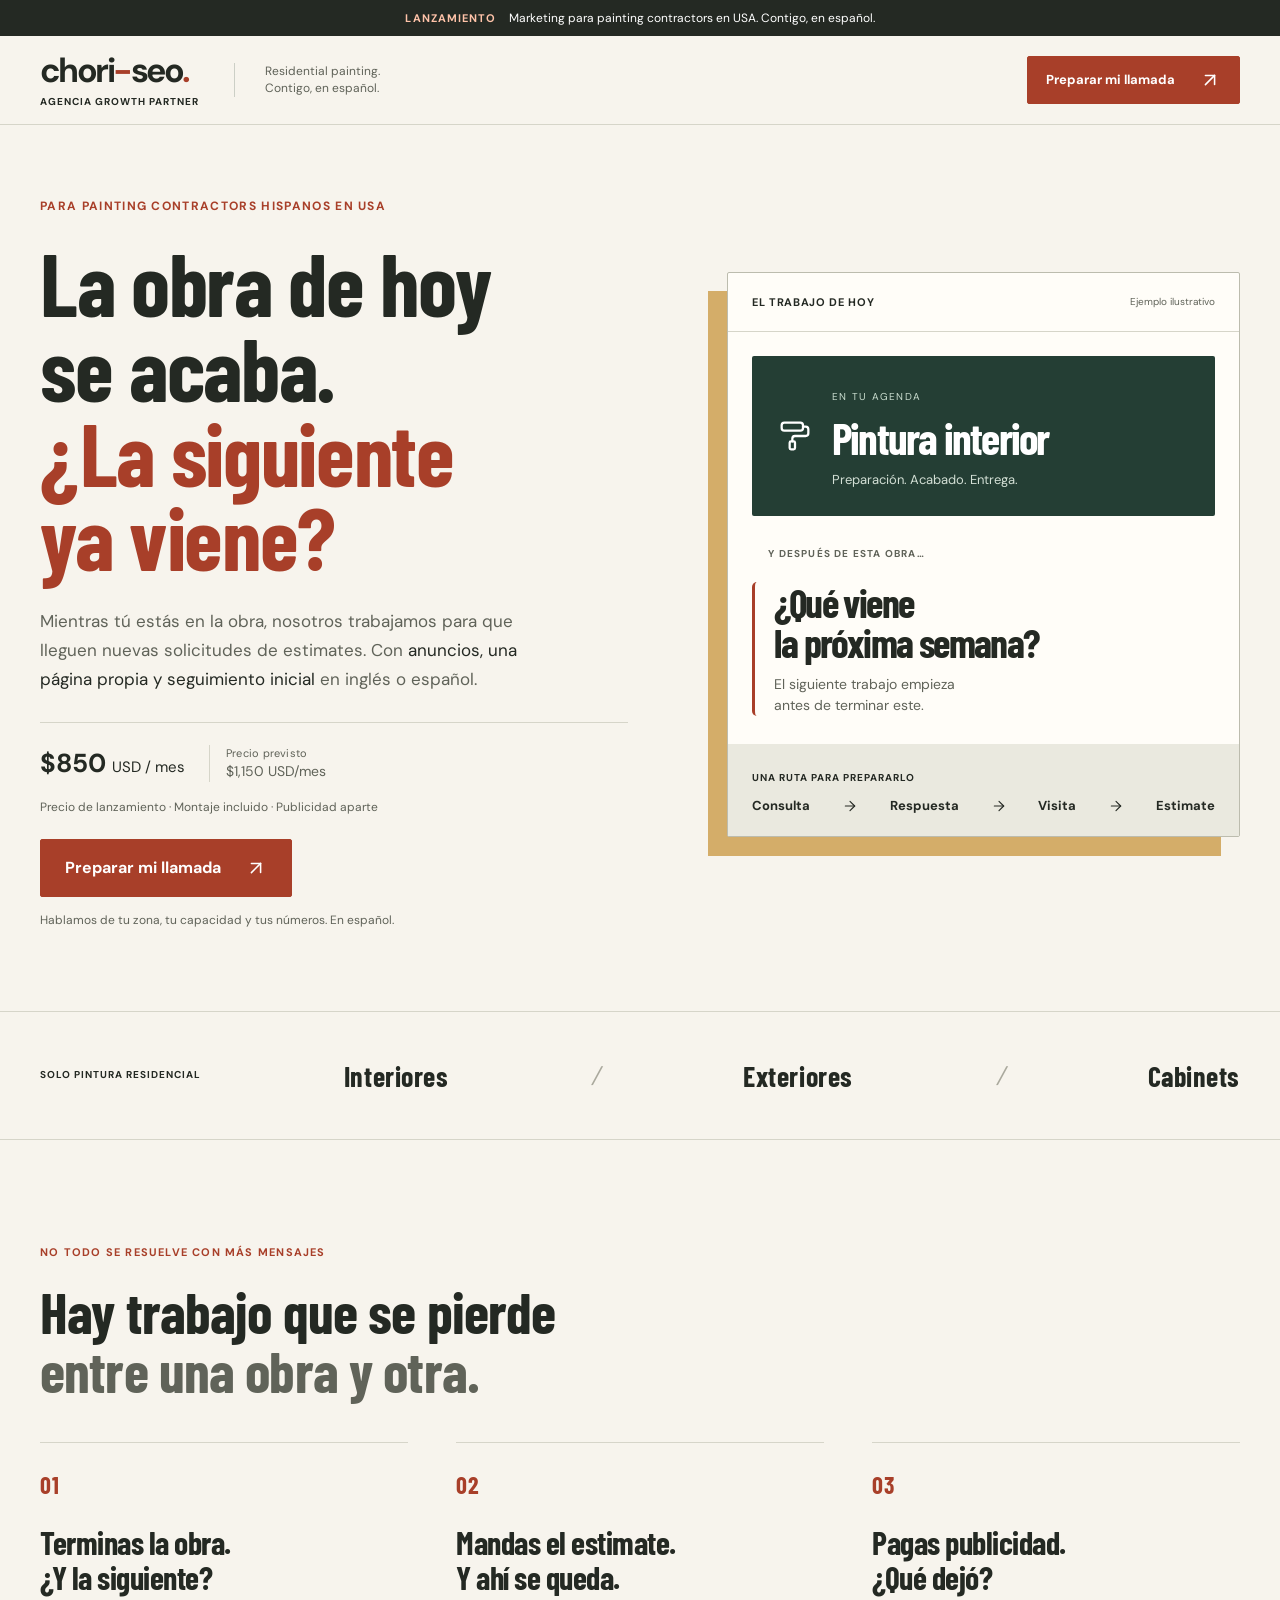
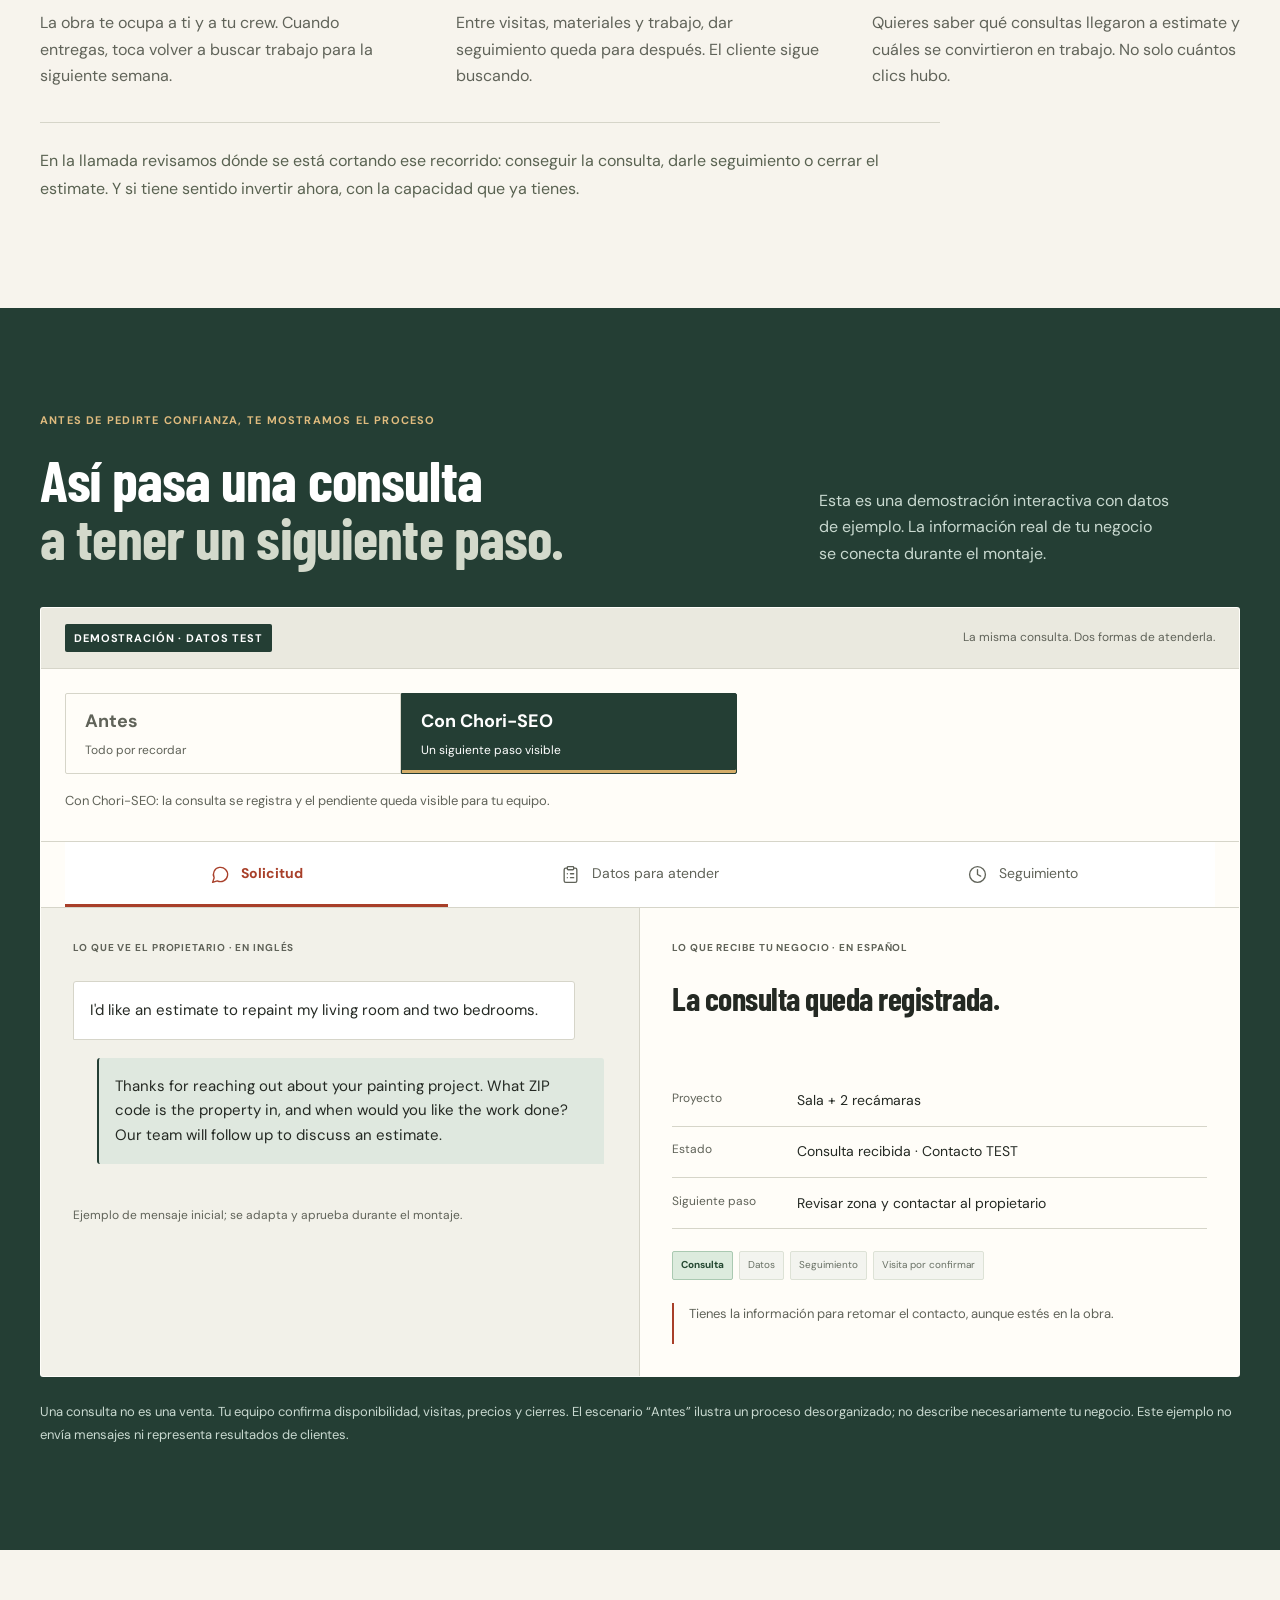
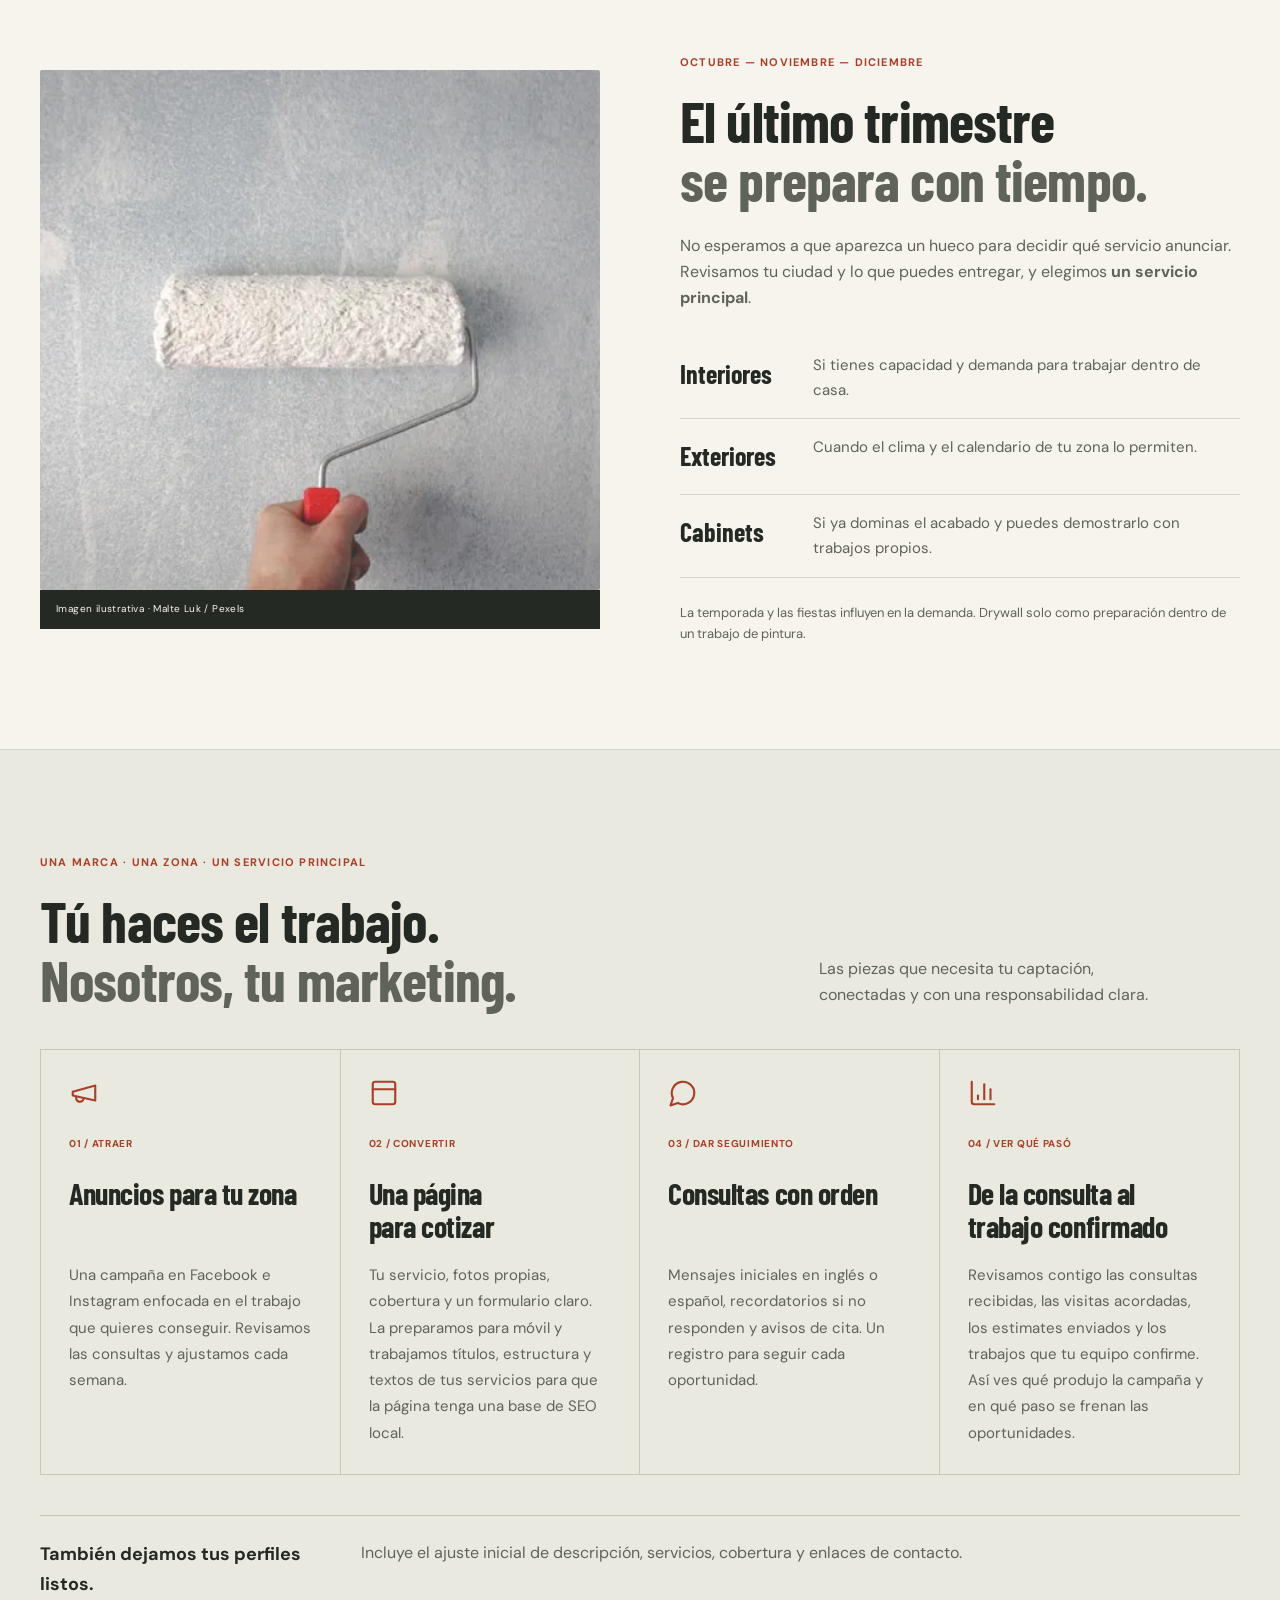
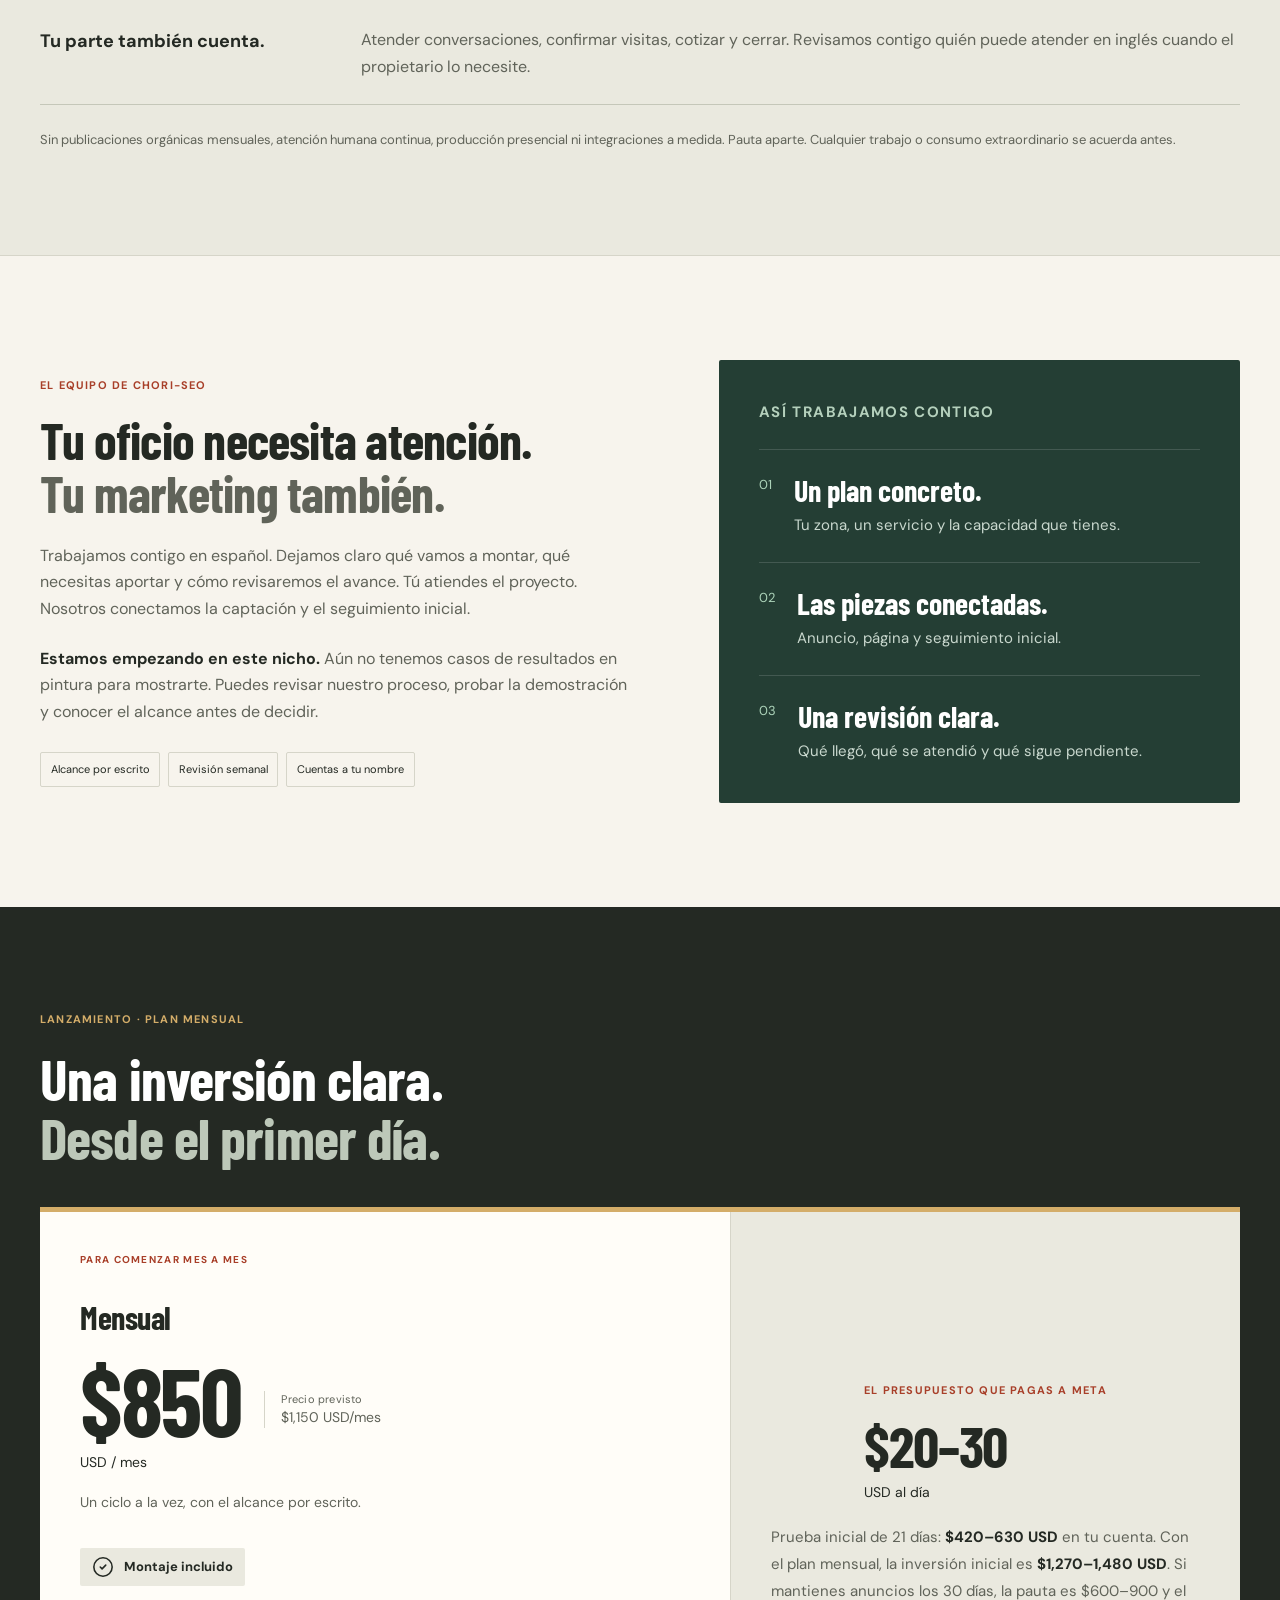
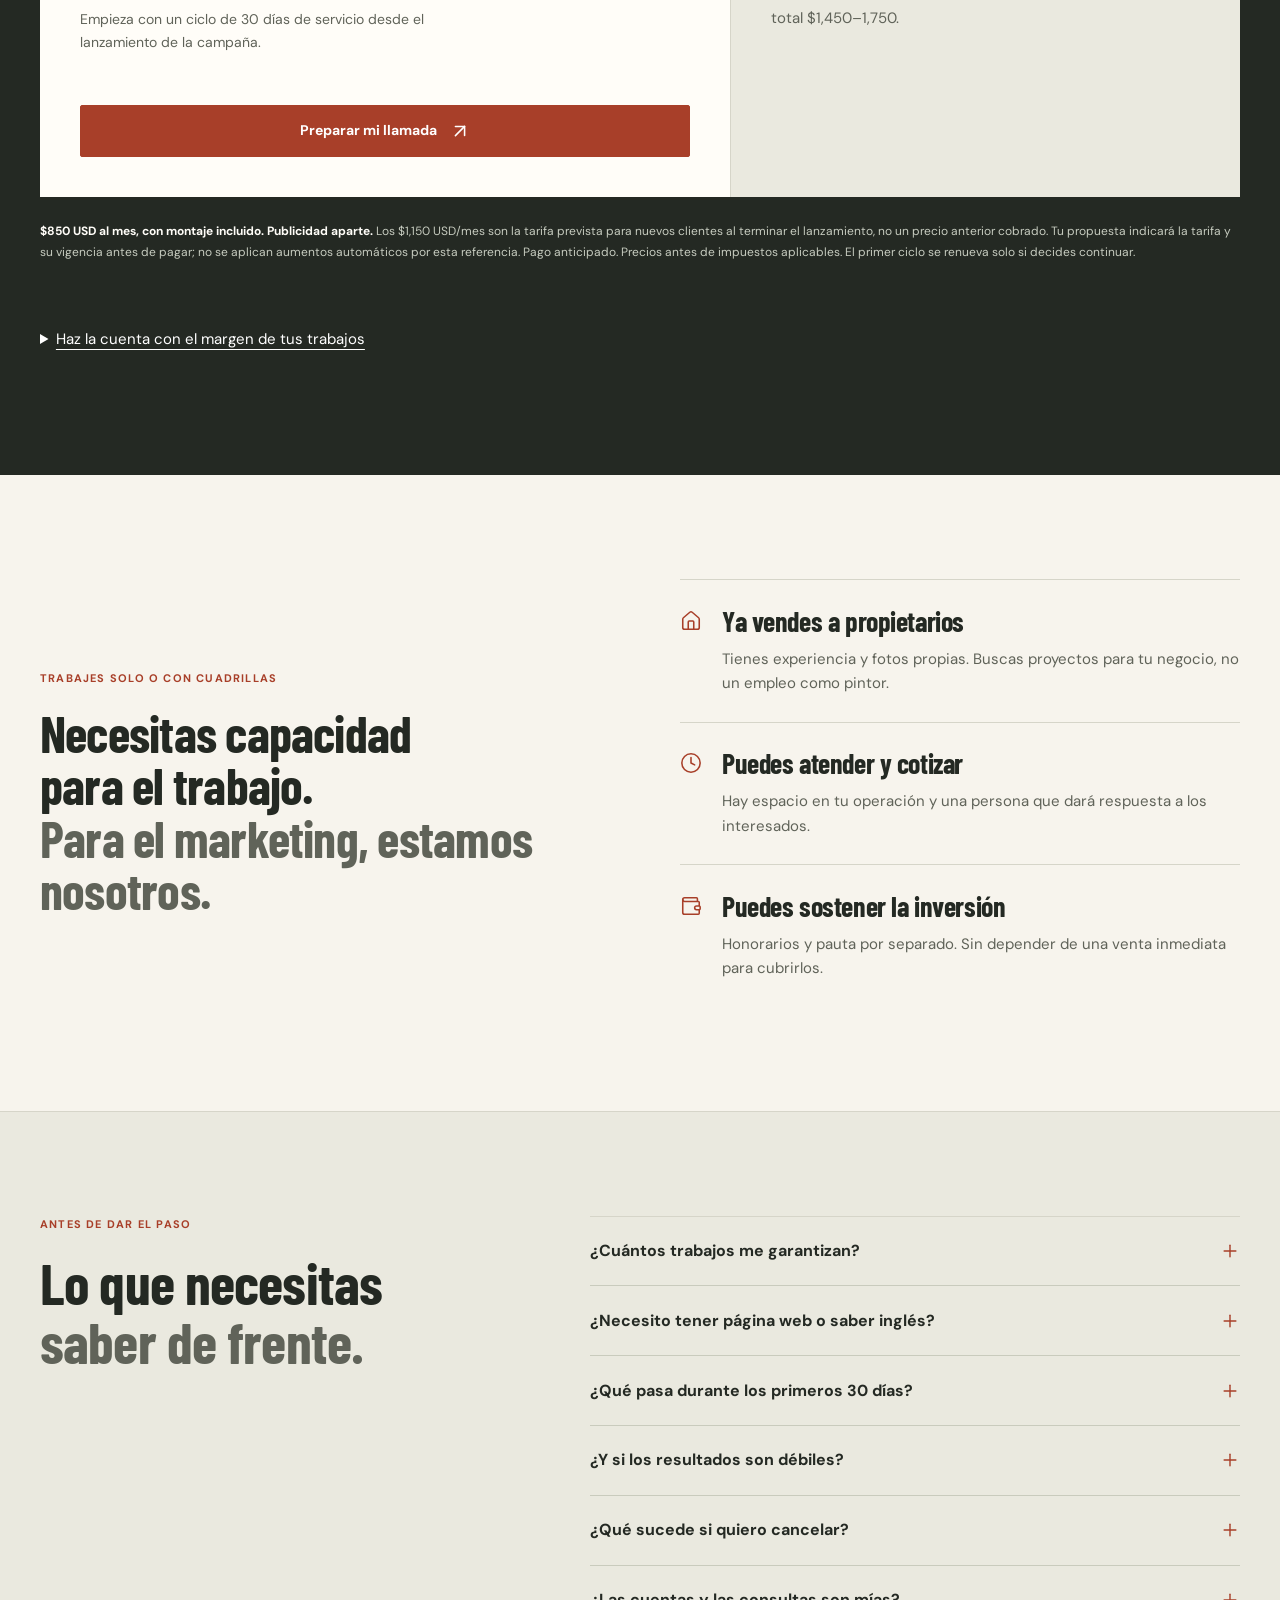
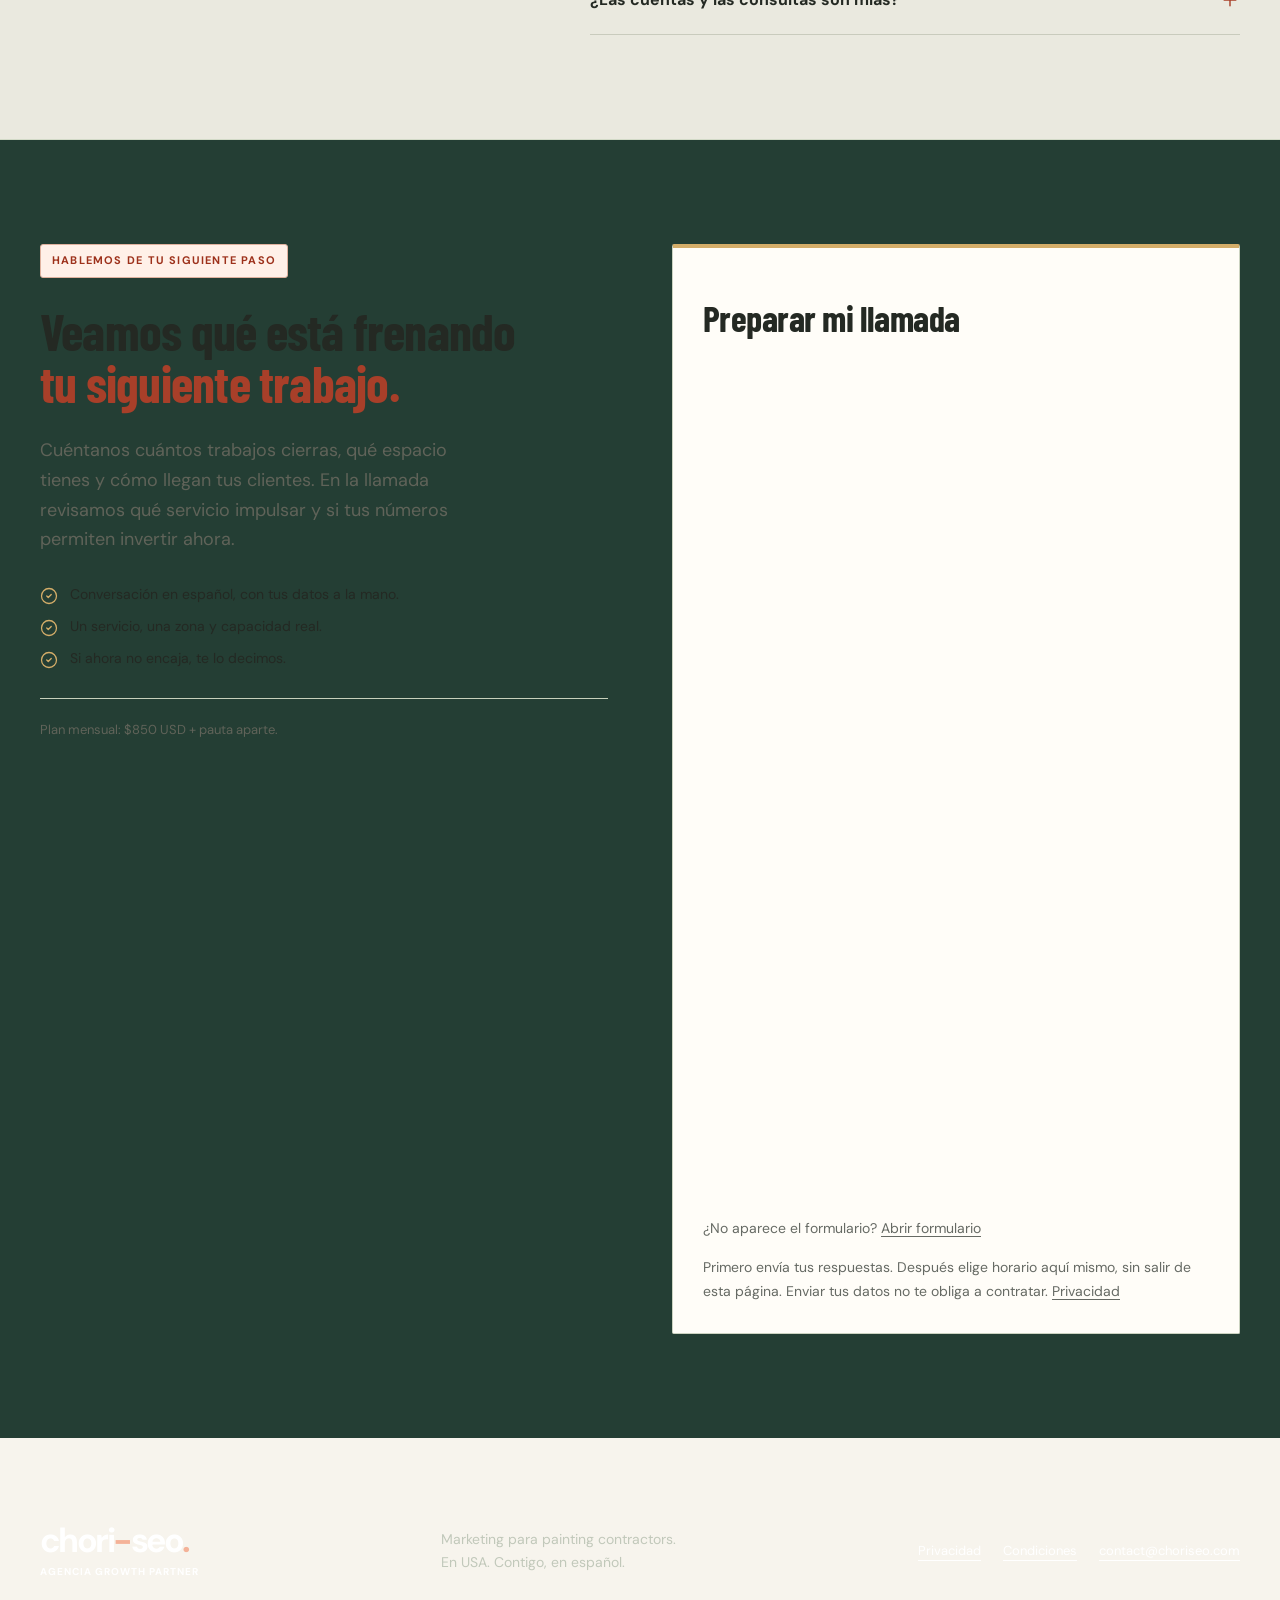
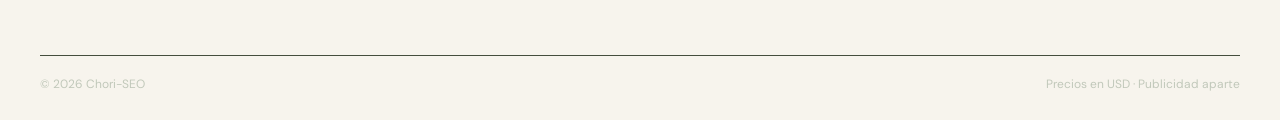
<file: index.html>
<!doctype html>
<html lang="es">
<head>
<meta charset="UTF-8"><meta name="viewport" content="width=device-width, initial-scale=1">
<title>Marketing para painting contractors en USA | Chori-SEO</title>
<meta name="description" content="Marketing para dueños hispanos de negocios de pintura residencial en USA. Anuncios, página web y seguimiento desde $850 al mes.">
<meta name="theme-color" content="#20231f"><meta name="robots" content="noindex,follow">
<link rel="canonical" href="https://oficio-growth.fabriziocondes07.chatgpt.site/">
<link rel="icon" href="/favicon.svg" type="image/svg+xml"><link rel="stylesheet" href="/styles.css"><link rel="stylesheet" href="/qualification.css">
<meta property="og:type" content="website"><meta property="og:locale" content="es_MX"><meta property="og:title" content="La obra de hoy se acaba. ¿La siguiente ya viene? | Chori-SEO"><meta property="og:description" content="Marketing para painting contractors en USA. Una página, anuncios y seguimiento. $850 USD/mes + pauta aparte. Montaje incluido."><meta property="og:url" content="https://oficio-growth.fabriziocondes07.chatgpt.site/">
<script src="/contact-config.js" defer></script><script src="/app.js" defer></script><script src="/funnel.js" defer></script>
<script type="application/ld+json">{"@context":"https://schema.org","@graph":[{"@type":"Organization","@id":"https://oficio-growth.fabriziocondes07.chatgpt.site/#organization","name":"Chori-SEO","description":"Agencia Growth Partner enfocada en marketing para negocios de pintura residencial de dueños hispanos en Estados Unidos.","url":"https://oficio-growth.fabriziocondes07.chatgpt.site/","areaServed":"US"},{"@type":"WebSite","@id":"https://oficio-growth.fabriziocondes07.chatgpt.site/#website","name":"Chori-SEO — Agencia Growth Partner","url":"https://oficio-growth.fabriziocondes07.chatgpt.site/","inLanguage":"es"}]}</script>
<meta property="og:image" content="https://oficio-growth.fabriziocondes07.chatgpt.site/og.png"><meta property="og:image:width" content="1730"><meta property="og:image:height" content="909"><meta property="og:image:type" content="image/png"><meta property="og:image:alt" content="Chori-SEO. Marketing para painting contractors en USA. Anuncios, página y seguimiento."><meta name="twitter:card" content="summary_large_image"><meta name="twitter:image" content="https://oficio-growth.fabriziocondes07.chatgpt.site/og.png"><link rel="preload" href="/assets/barlow-condensed-bold.woff" as="font" type="font/woff" crossorigin><link rel="preload" href="/assets/dm-sans-regular.woff" as="font" type="font/woff" crossorigin><link rel="stylesheet" href="/polish.css"></head>
<body>
<a class="skip" href="#contenido">Ir al contenido</a>
<div class="launch-bar"><span class="launch-pill">LANZAMIENTO</span><span>Marketing para painting contractors en USA. Contigo, en español.</span></div>
<header class="site-header"><div class="wrap header-row"><a class="brand" href="/" aria-label="Chori-SEO, inicio">chori<span class="brand-hyphen">-</span>seo<span class="brand-dot">.</span><small>AGENCIA GROWTH PARTNER</small></a><span class="header-specialty">Residential painting.<br>Contigo, en español.</span><a class="button button-small" href="#evaluar">Preparar mi llamada <svg class="icon" viewBox="0 0 24 24" width="24" height="24" aria-hidden="true" focusable="false"><path d="M7 7h10v10" />
  <path d="M7 17 17 7" /></svg></a></div></header>
<main id="contenido">
<section class="hero wrap">
<div class="hero-copy"><p class="eyebrow">PARA PAINTING CONTRACTORS HISPANOS EN USA</p><h1>La obra de hoy<br>se acaba.<br><span>¿La siguiente<br>ya viene?</span></h1><p class="hero-description">Mientras tú estás en la obra, nosotros trabajamos para que lleguen nuevas solicitudes de estimates. Con <strong>anuncios, una página propia y seguimiento inicial</strong> en inglés o español.</p><div class="hero-price"><div class="launch-price-row"><strong>$850 <small>USD / mes</small></strong><span class="planned-price">Precio previsto<span class="future-price">$1,150 USD/mes</span></span></div><span>Precio de lanzamiento · Montaje incluido · Publicidad aparte</span></div><a class="button" href="#evaluar">Preparar mi llamada <svg class="icon" viewBox="0 0 24 24" width="24" height="24" aria-hidden="true" focusable="false"><path d="M7 7h10v10" />
  <path d="M7 17 17 7" /></svg></a><p class="micro">Hablamos de tu zona, tu capacidad y tus números. En español.</p></div>
<div class="hero-visual"><div class="agenda"><div class="agenda-head"><span>EL TRABAJO DE HOY</span><span class="example-label">Ejemplo ilustrativo</span></div><div class="work-card"><span class="work-icon"><svg class="icon" viewBox="0 0 24 24" width="24" height="24" aria-hidden="true" focusable="false"><rect width="16" height="6" x="2" y="2" rx="2" />
  <path d="M10 16v-2a2 2 0 0 1 2-2h8a2 2 0 0 0 2-2V7a2 2 0 0 0-2-2h-2" />
  <rect width="4" height="6" x="8" y="16" rx="1" /></svg></span><div><span>EN TU AGENDA</span><h2>Pintura interior</h2><p>Preparación. Acabado. Entrega.</p></div></div><div class="agenda-divider"><span>Y DESPUÉS DE ESTA OBRA…</span></div><div class="next-job"><span class="question-mark" aria-hidden="true">?</span><h3>¿Qué viene<br>la próxima semana?</h3><p>El siguiente trabajo empieza<br>antes de terminar este.</p></div><div class="agenda-bottom"><span>UNA RUTA PARA PREPARARLO</span><p>Consulta <svg class="icon" viewBox="0 0 24 24" width="24" height="24" aria-hidden="true" focusable="false"><path d="M5 12h14" />
  <path d="m12 5 7 7-7 7" /></svg> Respuesta <svg class="icon" viewBox="0 0 24 24" width="24" height="24" aria-hidden="true" focusable="false"><path d="M5 12h14" />
  <path d="m12 5 7 7-7 7" /></svg> Visita <svg class="icon" viewBox="0 0 24 24" width="24" height="24" aria-hidden="true" focusable="false"><path d="M5 12h14" />
  <path d="m12 5 7 7-7 7" /></svg> Estimate</p></div></div></div>
</section>
<div class="trade-strip"><div class="wrap"><span>SOLO PINTURA RESIDENCIAL</span><strong>Interiores</strong><i aria-hidden="true">/</i><strong>Exteriores</strong><i aria-hidden="true">/</i><strong>Cabinets</strong></div></div>
<section class="section wrap problem-section"><div class="section-intro"><p class="eyebrow">NO TODO SE RESUELVE CON MÁS MENSAJES</p><h2>Hay trabajo que se pierde<br><span>entre una obra y otra.</span></h2></div><div class="problem-grid"><article><span class="index">01</span><h3>Terminas la obra.<br>¿Y la siguiente?</h3><p>La obra te ocupa a ti y a tu crew. Cuando entregas, toca volver a buscar trabajo para la siguiente semana.</p></article><article><span class="index">02</span><h3>Mandas el estimate.<br>Y ahí se queda.</h3><p>Entre visitas, materiales y trabajo, dar seguimiento queda para después. El cliente sigue buscando.</p></article><article><span class="index">03</span><h3>Pagas publicidad.<br>¿Qué dejó?</h3><p>Quieres saber qué consultas llegaron a estimate y cuáles se convirtieron en trabajo. No solo cuántos clics hubo.</p></article></div><p class="problem-bridge">En la llamada revisamos dónde se está cortando ese recorrido: conseguir la consulta, darle seguimiento o cerrar el estimate. Y si tiene sentido invertir ahora, con la capacidad que ya tienes.</p></section>
<section class="demo-section section" id="como-funciona"><div class="wrap"><div class="section-head"><div><p class="eyebrow">ANTES DE PEDIRTE CONFIANZA, TE MOSTRAMOS EL PROCESO</p><h2>Así pasa una consulta<br><span>a tener un siguiente paso.</span></h2></div><p>Esta es una demostración interactiva con datos de ejemplo. La información real de tu negocio se conecta durante el montaje.</p></div><div class="demo-shell"><div class="demo-toolbar"><span class="test-badge">DEMOSTRACIÓN · DATOS TEST</span><span>La misma consulta. Dos formas de atenderla.</span></div><div class="demo-mode" role="group" aria-label="Comparar antes y después"><button type="button" data-mode="before" aria-pressed="false">Antes <span>Todo por recordar</span></button><button type="button" data-mode="after" class="active" aria-pressed="true">Con Chori-SEO <span>Un siguiente paso visible</span></button></div><p class="demo-context" id="demo-context">Con Chori-SEO: la consulta se registra y el pendiente queda visible para tu equipo.</p><div class="process-tabs" role="group" aria-label="Pasos del seguimiento"><button class="active" type="button" data-stage="solicitud" aria-pressed="true"><svg class="icon" viewBox="0 0 24 24" width="24" height="24" aria-hidden="true" focusable="false"><path d="M7.9 20A9 9 0 1 0 4 16.1L2 22Z" /></svg> Solicitud</button><button type="button" data-stage="filtro" aria-pressed="false"><svg class="icon" viewBox="0 0 24 24" width="24" height="24" aria-hidden="true" focusable="false"><rect width="8" height="4" x="8" y="2" rx="1" ry="1" />
  <path d="M16 4h2a2 2 0 0 1 2 2v14a2 2 0 0 1-2 2H6a2 2 0 0 1-2-2V6a2 2 0 0 1 2-2h2" />
  <path d="M12 11h4" />
  <path d="M12 16h4" />
  <path d="M8 11h.01" />
  <path d="M8 16h.01" /></svg> Datos para atender</button><button type="button" data-stage="seguimiento" aria-pressed="false"><svg class="icon" viewBox="0 0 24 24" width="24" height="24" aria-hidden="true" focusable="false"><circle cx="12" cy="12" r="10" />
  <polyline points="12 6 12 12 16 14" /></svg> Seguimiento</button></div><div class="demo-panels"><div class="conversation"><p class="panel-eyebrow">LO QUE VE EL PROPIETARIO · EN INGLÉS</p><div class="bubbles" aria-live="polite"><p class="bubble customer" id="customer-message" lang="en">I'd like an estimate to repaint my living room and two bedrooms.</p><p class="bubble business" id="business-message" lang="en">Thanks for reaching out about your painting project. What ZIP code is the property in, and when would you like the work done? Our team will follow up to discuss an estimate.</p></div><span class="demo-small" id="demo-message-note">Ejemplo de mensaje inicial; se adapta y aprueba durante el montaje.</span></div><div class="owner-panel" aria-live="polite"><p class="panel-eyebrow">LO QUE RECIBE TU NEGOCIO · EN ESPAÑOL</p><h3 id="owner-title">La consulta queda registrada.</h3><dl><div><dt>Proyecto</dt><dd id="service-result">Sala + 2 recámaras</dd></div><div><dt>Estado</dt><dd id="status-result">Consulta recibida · Contacto TEST</dd></div><div><dt>Siguiente paso</dt><dd id="next-result">Revisar zona y contactar al propietario</dd></div></dl><div class="opportunity-track" aria-label="Estado ilustrativo de la oportunidad"><span class="current" data-track="solicitud">Consulta</span><span data-track="filtro">Datos</span><span data-track="seguimiento">Seguimiento</span><span>Visita por confirmar</span></div><p class="owner-note" id="owner-note">Tienes la información para retomar el contacto, aunque estés en la obra.</p></div></div></div><p class="section-footnote">Una consulta no es una venta. Tu equipo confirma disponibilidad, visitas, precios y cierres. El escenario “Antes” ilustra un proceso desorganizado; no describe necesariamente tu negocio. Este ejemplo no envía mensajes ni representa resultados de clientes.</p></div></section>
<section class="section wrap season-section"><figure class="season-photo"><img src="/assets/painting-roller-1200.webp" srcset="/assets/painting-roller-640.webp 640w, /assets/painting-roller-1200.webp 1200w" sizes="(max-width:750px) calc(100vw - 40px), 560px" decoding="async" alt="Mano aplicando pintura con rodillo en una pared interior" width="1800" height="1200" loading="lazy"><figcaption>Imagen ilustrativa · Malte Luk / Pexels</figcaption></figure><div><p class="eyebrow">OCTUBRE — NOVIEMBRE — DICIEMBRE</p><h2>El último trimestre<br><span>se prepara con tiempo.</span></h2><p>No esperamos a que aparezca un hueco para decidir qué servicio anunciar. Revisamos tu ciudad y lo que puedes entregar, y elegimos <strong>un servicio principal</strong>.</p><ul class="service-options"><li><strong>Interiores</strong><span>Si tienes capacidad y demanda para trabajar dentro de casa.</span></li><li><strong>Exteriores</strong><span>Cuando el clima y el calendario de tu zona lo permiten.</span></li><li><strong>Cabinets</strong><span>Si ya dominas el acabado y puedes demostrarlo con trabajos propios.</span></li></ul><p class="micro">La temporada y las fiestas influyen en la demanda. Drywall solo como preparación dentro de un trabajo de pintura.</p></div></section>
<section class="section scope-section" id="incluye"><div class="wrap"><div class="section-head"><div><p class="eyebrow">UNA MARCA · UNA ZONA · UN SERVICIO PRINCIPAL</p><h2>Tú haces el trabajo.<br><span>Nosotros, tu marketing.</span></h2></div><p>Las piezas que necesita tu captación, conectadas y con una responsabilidad clara.</p></div><div class="scope-grid"><article><svg class="icon" viewBox="0 0 24 24" width="24" height="24" aria-hidden="true" focusable="false"><path d="m3 11 18-5v12L3 14v-3z" />
  <path d="M11.6 16.8a3 3 0 1 1-5.8-1.6" /></svg><span class="index">01 / ATRAER</span><h3>Anuncios para tu zona</h3><p>Una campaña en Facebook e Instagram enfocada en el trabajo que quieres conseguir. Revisamos las consultas y ajustamos cada semana.</p></article><article><svg class="icon" viewBox="0 0 24 24" width="24" height="24" aria-hidden="true" focusable="false"><rect width="18" height="18" x="3" y="3" rx="2" />
  <path d="M3 9h18" /></svg><span class="index">02 / CONVERTIR</span><h3>Una página para cotizar</h3><p>Tu servicio, fotos propias, cobertura y un formulario claro. La preparamos para móvil y trabajamos títulos, estructura y textos de tus servicios para que la página tenga una base de SEO local.</p></article><article><svg class="icon" viewBox="0 0 24 24" width="24" height="24" aria-hidden="true" focusable="false"><path d="M7.9 20A9 9 0 1 0 4 16.1L2 22Z" /></svg><span class="index">03 / DAR SEGUIMIENTO</span><h3>Consultas con orden</h3><p>Mensajes iniciales en inglés o español, recordatorios si no responden y avisos de cita. Un registro para seguir cada oportunidad.</p></article><article><svg class="icon" viewBox="0 0 24 24" width="24" height="24" aria-hidden="true" focusable="false"><path d="M3 3v16a2 2 0 0 0 2 2h16" />
  <path d="M18 17V9" />
  <path d="M13 17V5" />
  <path d="M8 17v-3" /></svg><span class="index">04 / VER QUÉ PASÓ</span><h3>De la consulta al trabajo confirmado</h3><p>Revisamos contigo las consultas recibidas, las visitas acordadas, los estimates enviados y los trabajos que tu equipo confirme. Así ves qué produjo la campaña y en qué paso se frenan las oportunidades.</p></article></div><div class="responsibility"><strong>También dejamos tus perfiles listos.</strong><p>Incluye el ajuste inicial de descripción, servicios, cobertura y enlaces de contacto.</p><strong>Tu parte también cuenta.</strong><p>Atender conversaciones, confirmar visitas, cotizar y cerrar. Revisamos contigo quién puede atender en inglés cuando el propietario lo necesite.</p></div><p class="section-footnote">Sin publicaciones orgánicas mensuales, atención humana continua, producción presencial ni integraciones a medida. Pauta aparte. Cualquier trabajo o consumo extraordinario se acuerda antes.</p></div></section>
<section class="section wrap team-section"><div class="team-copy"><p class="eyebrow">EL EQUIPO DE CHORI-SEO</p><h2>Tu oficio necesita atención.<br><span>Tu marketing también.</span></h2><p>Trabajamos contigo en español. Dejamos claro qué vamos a montar, qué necesitas aportar y cómo revisaremos el avance. Tú atiendes el proyecto. Nosotros conectamos la captación y el seguimiento inicial.</p><p><strong>Estamos empezando en este nicho.</strong> Aún no tenemos casos de resultados en pintura para mostrarte. Puedes revisar nuestro proceso, probar la demostración y conocer el alcance antes de decidir.</p><div class="founder-commitments"><span>Alcance por escrito</span><span>Revisión semanal</span><span>Cuentas a tu nombre</span></div></div><div class="team-work"><p class="panel-eyebrow">ASÍ TRABAJAMOS CONTIGO</p><div><span>01</span><p><strong>Un plan concreto.</strong>Tu zona, un servicio y la capacidad que tienes.</p></div><div><span>02</span><p><strong>Las piezas conectadas.</strong>Anuncio, página y seguimiento inicial.</p></div><div><span>03</span><p><strong>Una revisión clara.</strong>Qué llegó, qué se atendió y qué sigue pendiente.</p></div></div></section>

<section class="section pricing-section" id="inversion"><div class="wrap"><div class="section-head"><div><p class="eyebrow">LANZAMIENTO · PLAN MENSUAL</p><h2>Una inversión clara.<br><span>Desde el primer día.</span></h2></div></div><div class="pricing-ledger"><div class="plans"><article class="plan plan-featured"><span class="plan-topline">PARA COMENZAR MES A MES</span><h3>Mensual</h3><div class="launch-price-row"><div class="plan-price">$850<span>USD / mes</span></div><span class="planned-price">Precio previsto<span class="future-price">$1,150 USD/mes</span></span></div><p class="plan-equivalent">Un ciclo a la vez, con el alcance por escrito.</p><div class="plan-saving neutral"><svg class="icon" viewBox="0 0 24 24" width="24" height="24" aria-hidden="true" focusable="false"><circle cx="12" cy="12" r="10" />
  <path d="m9 12 2 2 4-4" /></svg>Montaje incluido</div><p>Empieza con un ciclo de 30 días de servicio desde el lanzamiento de la campaña.</p><a class="button" href="#evaluar" data-plan="mensual">Preparar mi llamada <svg class="icon" viewBox="0 0 24 24" width="24" height="24" aria-hidden="true" focusable="false"><path d="M7 7h10v10" />
  <path d="M7 17 17 7" /></svg></a></article></div><div class="ad-budget"><div><span class="eyebrow">EL PRESUPUESTO QUE PAGAS A META</span><h3>$20–30 <small>USD al día</small></h3></div><p>Prueba inicial de 21 días: <strong>$420–630 USD</strong> en tu cuenta. Con el plan mensual, la inversión inicial es <strong>$1,270–1,480 USD</strong>. Si mantienes anuncios los 30 días, la pauta es $600–900 y el total $1,450–1,750.</p></div></div><p class="payment-note"><strong>$850 USD al mes, con montaje incluido. Publicidad aparte.</strong> Los $1,150 USD/mes son la tarifa prevista para nuevos clientes al terminar el lanzamiento, no un precio anterior cobrado. Tu propuesta indicará la tarifa y su vigencia antes de pagar; no se aplican aumentos automáticos por esta referencia. Pago anticipado. Precios antes de impuestos aplicables. El primer ciclo se renueva solo si decides continuar.</p><details class="calculator-details"><summary>Haz la cuenta con el margen de tus trabajos</summary><div class="calculator"><div><p class="calculator-fee"><strong>Honorarios: $850 USD/mes</strong></p><label for="contribution">Lo que deja un trabajo después de costos directos</label><input id="contribution" type="number" min="1" max="1000000" step="any" value="800" inputmode="decimal"><label for="ad-spend">Presupuesto de publicidad de un mes completo</label><input id="ad-spend" type="number" min="0" max="1000000" step="any" value="600" inputmode="decimal"></div><div class="calculator-result" aria-live="polite"><span>Para cubrir <b id="calc-investment">$1,450</b> al mes</span><strong id="calc-jobs">2</strong><p id="calc-description">trabajos adicionales cobrados</p><small>Ejemplo editable, no previsión. El margen descuenta materiales, mano de obra y otros costos directos. Excluye impuestos y gastos fijos.</small></div></div></details></div></section>
<section class="section wrap fit-section"><div><p class="eyebrow">TRABAJES SOLO O CON CUADRILLAS</p><h2>Necesitas capacidad<br>para el trabajo.<br><span>Para el marketing, estamos nosotros.</span></h2></div><div class="fit-list"><article><svg class="icon" viewBox="0 0 24 24" width="24" height="24" aria-hidden="true" focusable="false"><path d="M15 21v-8a1 1 0 0 0-1-1h-4a1 1 0 0 0-1 1v8" />
  <path d="M3 10a2 2 0 0 1 .709-1.528l7-5.999a2 2 0 0 1 2.582 0l7 5.999A2 2 0 0 1 21 10v9a2 2 0 0 1-2 2H5a2 2 0 0 1-2-2z" /></svg><div><h3>Ya vendes a propietarios</h3><p>Tienes experiencia y fotos propias. Buscas proyectos para tu negocio, no un empleo como pintor.</p></div></article><article><svg class="icon" viewBox="0 0 24 24" width="24" height="24" aria-hidden="true" focusable="false"><circle cx="12" cy="12" r="10" />
  <polyline points="12 6 12 12 16 14" /></svg><div><h3>Puedes atender y cotizar</h3><p>Hay espacio en tu operación y una persona que dará respuesta a los interesados.</p></div></article><article><svg class="icon" viewBox="0 0 24 24" width="24" height="24" aria-hidden="true" focusable="false"><path d="M19 7V4a1 1 0 0 0-1-1H5a2 2 0 0 0 0 4h15a1 1 0 0 1 1 1v4h-3a2 2 0 0 0 0 4h3a1 1 0 0 0 1-1v-2a1 1 0 0 0-1-1" />
  <path d="M3 5v14a2 2 0 0 0 2 2h15a1 1 0 0 0 1-1v-4" /></svg><div><h3>Puedes sostener la inversión</h3><p>Honorarios y pauta por separado. Sin depender de una venta inmediata para cubrirlos.</p></div></article></div></section>
<section class="section faq-section" id="condiciones"><div class="wrap faq-grid"><div><p class="eyebrow">ANTES DE DAR EL PASO</p><h2>Lo que necesitas<br><span>saber de frente.</span></h2></div><div class="faqs"><details><summary>¿Cuántos trabajos me garantizan?<svg class="icon" viewBox="0 0 24 24" width="24" height="24" aria-hidden="true" focusable="false"><path d="M5 12h14" />
  <path d="M12 5v14" /></svg></summary><p>No garantizamos ventas ni una cantidad de citas. Revisamos solicitudes válidas, visitas, cotizaciones y trabajos confirmados. La demanda, el presupuesto, tu oferta y la atención comercial influyen en el resultado.</p></details><details><summary>¿Necesito tener página web o saber inglés?<svg class="icon" viewBox="0 0 24 24" width="24" height="24" aria-hidden="true" focusable="false"><path d="M5 12h14" />
  <path d="M12 5v14" /></svg></summary><p>No necesitas una web previa: la página de captación está incluida. Trabajamos contigo en español y preparamos mensajes iniciales en inglés o español. Antes de lanzar acordamos quién atenderá conversaciones, visitas y cotizaciones en el idioma del propietario.</p></details><details><summary>¿Qué pasa durante los primeros 30 días?<svg class="icon" viewBox="0 0 24 24" width="24" height="24" aria-hidden="true" focusable="false"><path d="M5 12h14" />
  <path d="M12 5v14" /></svg></summary><p>Montamos y probamos la página, la campaña y el seguimiento. El ciclo de 30 días comienza al lanzar la campaña. La prueba presupuestada incluye 21 días de anuncios; los nueve restantes sirven para seguimiento y revisión. Extender la pauta requiere presupuesto adicional.</p></details><details><summary>¿Y si los resultados son débiles?<svg class="icon" viewBox="0 0 24 24" width="24" height="24" aria-hidden="true" focusable="false"><path d="M5 12h14" />
  <path d="M12 5v14" /></svg></summary><p>Revisamos calidad de consultas, campaña, respuesta y cotizaciones. Si falta capacidad para atender, acordamos ajustes o una pausa de publicidad. Una cotización no se cuenta como trabajo ganado y un trabajo ganado no se cuenta como cobrado.</p></details><details><summary>¿Qué sucede si quiero cancelar?<svg class="icon" viewBox="0 0 24 24" width="24" height="24" aria-hidden="true" focusable="false"><path d="M5 12h14" />
  <path d="M12 5v14" /></svg></summary><p>Puedes decidir no continuar al finalizar el ciclo mensual. El primer ciclo se renueva solo con tu confirmación. Antes de cobrar, recibirás por escrito el alcance, la fecha de inicio y las condiciones de cancelación. Para solicitar la no renovación, escribe a <a href="mailto:contact@choriseo.com">contact@choriseo.com</a>.</p></details><details><summary>¿Las cuentas y las consultas son mías?<svg class="icon" viewBox="0 0 24 24" width="24" height="24" aria-hidden="true" focusable="false"><path d="M5 12h14" />
  <path d="M12 5v14" /></svg></summary><p>La publicidad se gestiona en la cuenta de tu negocio y la pagas directamente. No revendemos tus consultas. El dominio es tuyo y puedes exportar tus contactos. Al terminar, acordamos transferencia o migración de la página según la plataforma.</p></details></div></div></section>
<section class="section contact-section" id="evaluar"><div class="wrap contact-grid"><div><span class="contact-tag">HABLEMOS DE TU SIGUIENTE PASO</span><h2>Veamos qué está frenando<br><span>tu siguiente trabajo.</span></h2><p>Cuéntanos cuántos trabajos cierras, qué espacio tienes y cómo llegan tus clientes. En la llamada revisamos qué servicio impulsar y si tus números permiten invertir ahora.</p><ul class="contact-reassurance"><li><svg class="icon" viewBox="0 0 24 24" width="24" height="24" aria-hidden="true" focusable="false"><circle cx="12" cy="12" r="10" />
  <path d="m9 12 2 2 4-4" /></svg>Conversación en español, con tus datos a la mano.</li><li><svg class="icon" viewBox="0 0 24 24" width="24" height="24" aria-hidden="true" focusable="false"><circle cx="12" cy="12" r="10" />
  <path d="m9 12 2 2 4-4" /></svg>Un servicio, una zona y capacidad real.</li><li><svg class="icon" viewBox="0 0 24 24" width="24" height="24" aria-hidden="true" focusable="false"><circle cx="12" cy="12" r="10" />
  <path d="m9 12 2 2 4-4" /></svg>Si ahora no encaja, te lo decimos.</li></ul><p class="contact-selected" id="chosen-plan">Plan mensual: $850 USD + pauta aparte.</p></div><div class="contact-box"><h3>Preparar mi llamada</h3><div class="application-widget"><div id="application-live"><iframe id="application-frame" title="Preparar mi llamada con Chori-SEO" src="https://tally.so/embed/vGkbWD?alignLeft=1&amp;hideTitle=1&amp;transparentBackground=1&amp;dynamicHeight=1" loading="lazy" referrerpolicy="strict-origin-when-cross-origin" height="850"></iframe><p class="q-small">¿No aparece el formulario? <a id="application-external" href="https://tally.so/r/vGkbWD" target="_blank" rel="noopener">Abrir formulario</a></p></div><section id="inline-booking" class="inline-booking" hidden aria-labelledby="inline-booking-title"><p class="inline-booking-status">SOLICITUD RECIBIDA · ELIGE TU HORARIO</p><h2 id="inline-booking-title" tabindex="-1">Ahora, reserva tu llamada.</h2><p>20 minutos en español por Google Meet. Revisa tu zona horaria y elige una hora que puedas atender.</p><div id="calendar-unavailable" role="status"><p>Estamos cargando la agenda. Si no aparece, <a href="https://cal.com/choriseo/conocernos-revision-de-tu-empresa-de-painting">abre el calendario aquí</a>.</p></div><div id="calendar-live" hidden><p id="calendar-status" role="status">Cargando horarios…</p><div id="cal-inline" aria-label="Calendario de llamadas de Chori-SEO"></div><p class="q-small">¿No aparece el calendario? <a id="calendar-external">Abrir agenda en esta pestaña</a></p></div><p class="q-small">Tu solicitud ya está guardada. La cita queda reservada cuando Cal.com confirma fecha y hora.</p><div class="inline-prep"><strong>Para la llamada:</strong> ten a la mano fotos propias, un estimate sin datos del propietario y tu capacidad disponible. Puedes asistir aunque te falte algo.</div></section><p class="q-small">Primero envía tus respuestas. Después elige horario aquí mismo, sin salir de esta página. Enviar tus datos no te obliga a contratar. <a href="/privacidad/">Privacidad</a></p></div></div></div></section>
</main>
<footer><div class="wrap footer-main"><a class="brand" href="/" aria-label="Chori-SEO, inicio">chori<span class="brand-hyphen">-</span>seo<span class="brand-dot">.</span><small>AGENCIA GROWTH PARTNER</small></a><p>Marketing para painting contractors.<br>En USA. Contigo, en español.</p><div><a href="/privacidad/">Privacidad</a><a href="/#condiciones">Condiciones</a><a href="mailto:contact@choriseo.com">contact@choriseo.com</a></div></div><div class="wrap footer-bottom"><span>© 2026 Chori-SEO</span><span>Precios en USD · Publicidad aparte</span></div></footer>
<div class="mobile-cta"><a class="button" href="#evaluar">Preparar mi llamada <svg class="icon" viewBox="0 0 24 24" width="24" height="24" aria-hidden="true" focusable="false"><path d="M7 7h10v10" />
  <path d="M7 17 17 7" /></svg></a></div>
<script src="/polish.js" defer></script></body></html>
</file>
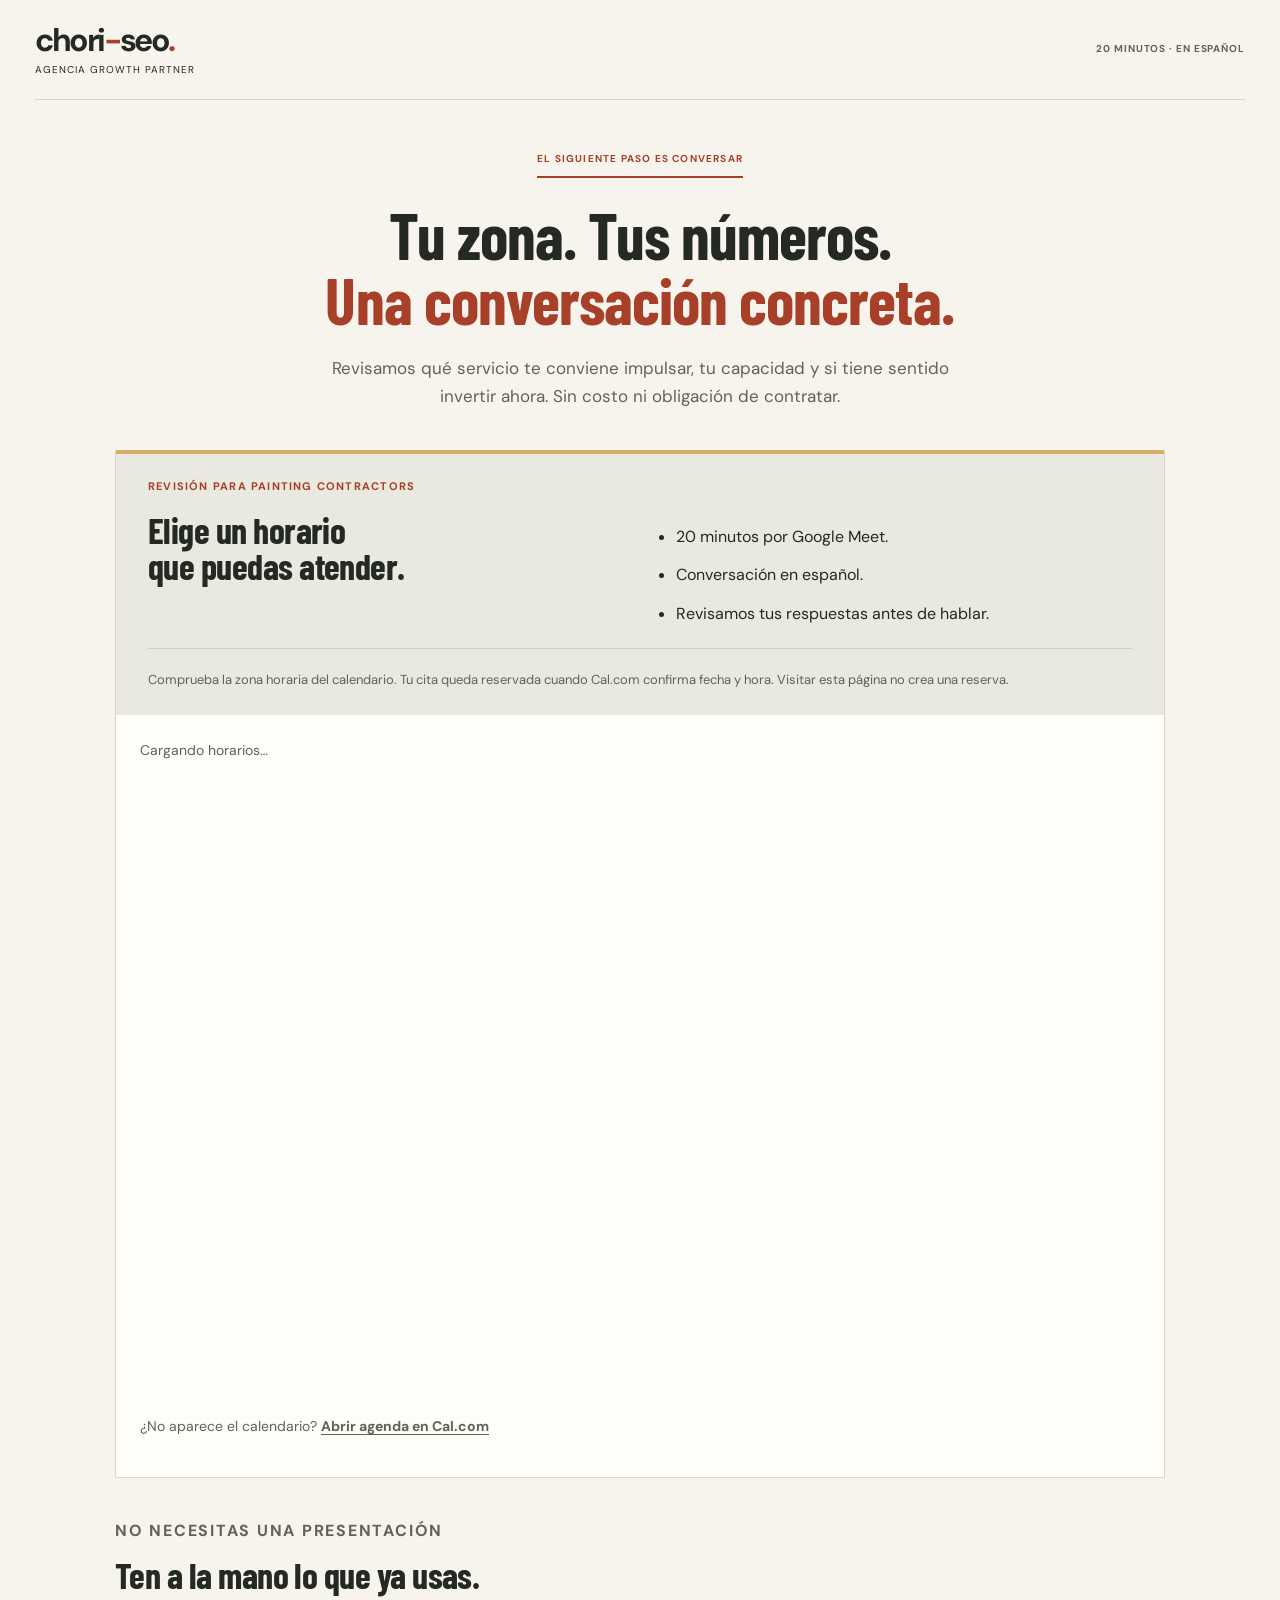
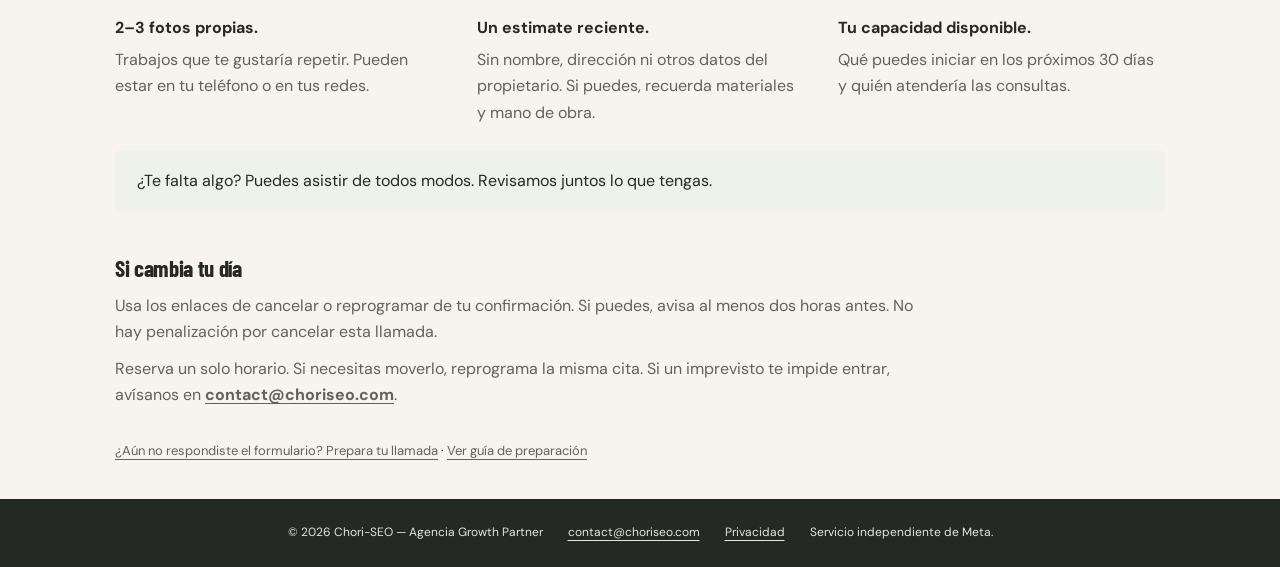
<file: agendar/index.html>
<!doctype html><html lang="es"><head><meta charset="UTF-8"><meta name="viewport" content="width=device-width,initial-scale=1"><title>Elige tu llamada en español | Chori-SEO</title><meta name="description" content="Elige tu horario para una llamada de 20 minutos en español por Google Meet. Revisa tu zona horaria y prepara tus preguntas."><meta name="robots" content="noindex,follow"><meta name="theme-color" content="#20231f"><link rel="icon" href="/favicon.svg" type="image/svg+xml"><link rel="canonical" href="https://oficio-growth.fabriziocondes07.chatgpt.site/agendar/"><link rel="stylesheet" href="/funnel.css"><link rel="stylesheet" href="/booking.css"><script src="/contact-config.js" defer></script><script src="/calendar.js" defer></script><meta property="og:image" content="https://oficio-growth.fabriziocondes07.chatgpt.site/og.png"><meta property="og:image:width" content="1730"><meta property="og:image:height" content="909"><meta property="og:image:type" content="image/png"><meta property="og:image:alt" content="Chori-SEO. Marketing para painting contractors en USA. Anuncios, página y seguimiento."><meta name="twitter:card" content="summary_large_image"><meta name="twitter:image" content="https://oficio-growth.fabriziocondes07.chatgpt.site/og.png"><link rel="preload" href="/assets/barlow-condensed-bold.woff" as="font" type="font/woff" crossorigin><link rel="preload" href="/assets/dm-sans-regular.woff" as="font" type="font/woff" crossorigin><link rel="stylesheet" href="/polish.css"></head>
<body data-funnel-page="booking"><a class="skip" href="#agenda">Ir a la agenda</a><header class="funnel-header"><a class="brand" href="/" aria-label="Chori-SEO, inicio">chori<span>-</span>seo<span>.</span><small>AGENCIA GROWTH PARTNER</small></a><span class="header-note">20 MINUTOS · EN ESPAÑOL</span></header>
<main><section class="opening shell booking-opening"><p class="launch-label">EL SIGUIENTE PASO ES CONVERSAR</p><h1>Tu zona. Tus números.<br><em>Una conversación concreta.</em></h1><p class="opening-description">Revisamos qué servicio te conviene impulsar, tu capacidad y si tiene sentido invertir ahora. Sin costo ni obligación de contratar.</p></section>
<section class="booking-card shell" id="agenda" aria-labelledby="booking-title"><div class="booking-summary"><p class="eyebrow">REVISIÓN PARA PAINTING CONTRACTORS</p><h2 id="booking-title">Elige un horario<br>que puedas atender.</h2><ul><li>20 minutos por Google Meet.</li><li>Conversación en español.</li><li>Revisamos tus respuestas antes de hablar.</li></ul><p>Comprueba la zona horaria del calendario. Tu cita queda reservada cuando Cal.com confirma fecha y hora. Visitar esta página no crea una reserva.</p></div>
<div class="calendar-area"><div id="calendar-unavailable" role="status"><span class="booking-status-label">AGENDA EN PREPARACIÓN</span><h3>La reserva aún no está disponible.</h3><p>Si ya enviaste tu solicitud, no necesitas repetirla. Puedes escribir a <a href="mailto:contact@choriseo.com">contact@choriseo.com</a>. Todavía no tienes una cita confirmada.</p></div><div id="calendar-live" hidden><p id="calendar-status" class="calendar-status" role="status">Cargando horarios…</p><div id="cal-inline" aria-label="Calendario de llamadas de Chori-SEO"></div><p class="calendar-fallback">¿No aparece el calendario? <a id="calendar-external" target="_blank" rel="noopener noreferrer">Abrir agenda en Cal.com</a></p></div><noscript><p>Puedes <a href="https://cal.com/choriseo/conocernos-revision-de-tu-empresa-de-painting" target="_blank" rel="noopener noreferrer">abrir la agenda directamente en Cal.com</a>. Para verla aquí, activa JavaScript. Si necesitas ayuda, escribe a <a href="mailto:contact@choriseo.com">contact@choriseo.com</a>.</p></noscript></div></section>
<section class="booking-prep shell"><p class="eyebrow">NO NECESITAS UNA PRESENTACIÓN</p><h2>Ten a la mano lo que ya usas.</h2><div><p><strong>2–3 fotos propias.</strong>Trabajos que te gustaría repetir. Pueden estar en tu teléfono o en tus redes.</p><p><strong>Un estimate reciente.</strong>Sin nombre, dirección ni otros datos del propietario. Si puedes, recuerda materiales y mano de obra.</p><p><strong>Tu capacidad disponible.</strong>Qué puedes iniciar en los próximos 30 días y quién atendería las consultas.</p></div><p class="prep-reassurance">¿Te falta algo? Puedes asistir de todos modos. Revisamos juntos lo que tengas.</p></section>
<section class="booking-help shell"><h2>Si cambia tu día</h2><p>Usa los enlaces de cancelar o reprogramar de tu confirmación. Si puedes, avisa al menos dos horas antes. No hay penalización por cancelar esta llamada.</p><p>Reserva un solo horario. Si necesitas moverlo, reprograma la misma cita. Si un imprevisto te impide entrar, avísanos en <a href="mailto:contact@choriseo.com">contact@choriseo.com</a>.</p></section><p class="booking-back shell"><a href="/aplicacion/">¿Aún no respondiste el formulario? Prepara tu llamada</a> · <a href="/preparar-llamada/">Ver guía de preparación</a></p></main>
<footer class="funnel-footer"><span>© 2026 Chori-SEO — Agencia Growth Partner</span><a href="mailto:contact@choriseo.com">contact@choriseo.com</a><a href="/privacidad/">Privacidad</a><span>Servicio independiente de Meta.</span></footer></body></html>
</file>
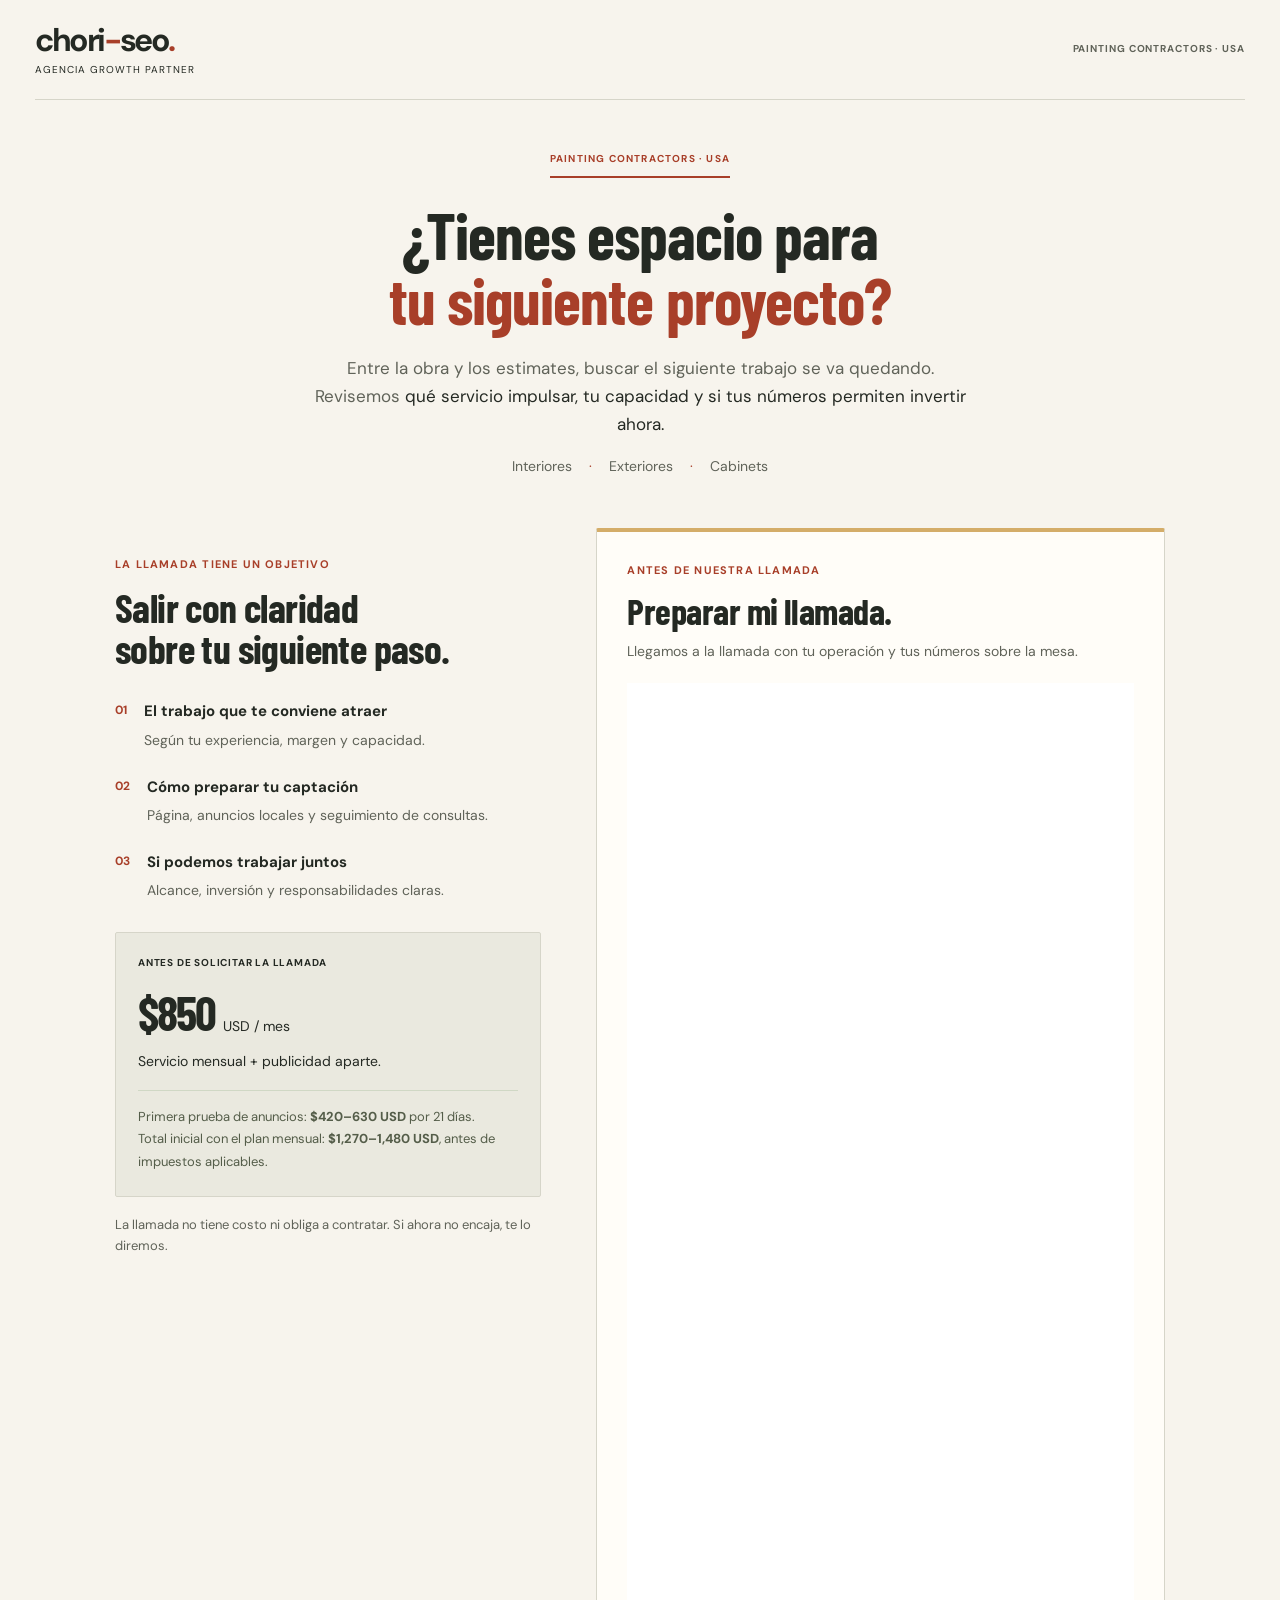
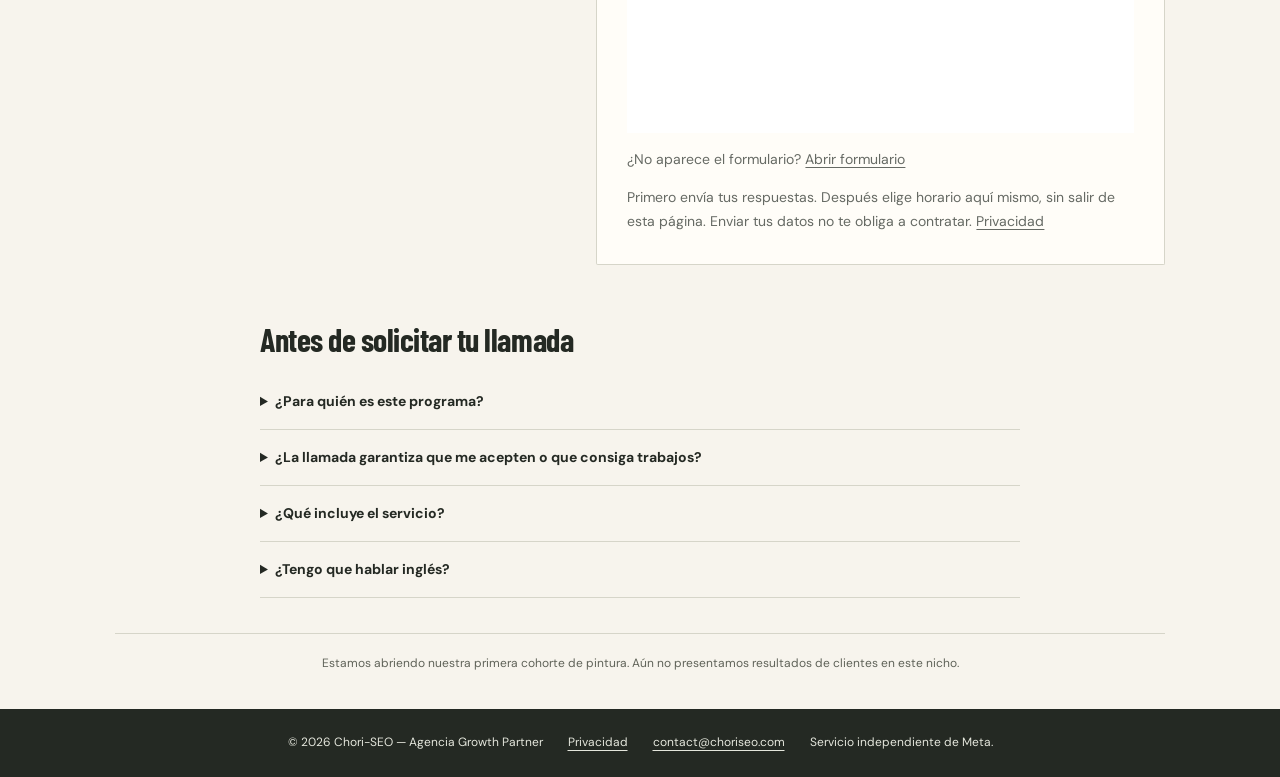
<file: aplicacion/index.html>
<!doctype html><html lang="es"><head><meta charset="UTF-8"><meta name="viewport" content="width=device-width,initial-scale=1"><title>Solicita una llamada para tu negocio de pintura | Chori-SEO</title><meta name="description" content="Una llamada para painting contractors hispanos en USA. Revisamos servicio, zona y capacidad en una llamada en español."><meta name="robots" content="noindex,follow"><meta name="theme-color" content="#20231f"><link rel="icon" href="/favicon.svg" type="image/svg+xml"><link rel="canonical" href="https://oficio-growth.fabriziocondes07.chatgpt.site/aplicacion/"><link rel="stylesheet" href="/funnel.css"><link rel="stylesheet" href="/qualification.css"><script src="/contact-config.js" defer></script><script src="/funnel.js" defer></script><meta property="og:type" content="website"><meta property="og:title" content="¿Tienes espacio para tu siguiente proyecto? | Chori-SEO"><meta property="og:description" content="Solicita una llamada en español para revisar tu zona, tu servicio y tu captación. Marketing para pintura residencial en USA."><meta property="og:url" content="https://oficio-growth.fabriziocondes07.chatgpt.site/aplicacion/"><meta property="og:image" content="https://oficio-growth.fabriziocondes07.chatgpt.site/og.png"><meta property="og:image:width" content="1730"><meta property="og:image:height" content="909"><meta property="og:image:type" content="image/png"><meta property="og:image:alt" content="Chori-SEO. Marketing para painting contractors en USA. Anuncios, página y seguimiento."><meta name="twitter:card" content="summary_large_image"><meta name="twitter:image" content="https://oficio-growth.fabriziocondes07.chatgpt.site/og.png"><link rel="preload" href="/assets/barlow-condensed-bold.woff" as="font" type="font/woff" crossorigin><link rel="preload" href="/assets/dm-sans-regular.woff" as="font" type="font/woff" crossorigin><link rel="stylesheet" href="/polish.css"></head>
<body data-funnel-page="application"><a class="skip" href="#aplicacion">Ir al formulario</a><header class="funnel-header"><div class="brand" aria-label="Chori-SEO — Agencia Growth Partner">chori<span>-</span>seo<span>.</span><small>AGENCIA GROWTH PARTNER</small></div><span class="header-note">PAINTING CONTRACTORS · USA</span></header>
<main><section class="opening shell"><p class="launch-label">PAINTING CONTRACTORS · USA</p><h1>¿Tienes espacio para<br><em>tu siguiente proyecto?</em></h1><p class="opening-description">Entre la obra y los estimates, buscar el siguiente trabajo se va quedando. Revisemos <strong>qué servicio impulsar, tu capacidad y si tus números permiten invertir ahora.</strong></p><p class="trade-line">Interiores <span>·</span> Exteriores <span>·</span> Cabinets</p></section>
<div class="application-layout shell"><aside class="call-summary"><p class="eyebrow">LA LLAMADA TIENE UN OBJETIVO</p><h2>Salir con claridad<br>sobre tu siguiente paso.</h2><ol class="call-outcomes"><li><span>01</span><div><strong>El trabajo que te conviene atraer</strong><p>Según tu experiencia, margen y capacidad.</p></div></li><li><span>02</span><div><strong>Cómo preparar tu captación</strong><p>Página, anuncios locales y seguimiento de consultas.</p></div></li><li><span>03</span><div><strong>Si podemos trabajar juntos</strong><p>Alcance, inversión y responsabilidades claras.</p></div></li></ol><div class="investment"><span>ANTES DE SOLICITAR LA LLAMADA</span><strong>$850 <small>USD / mes</small></strong><p>Servicio mensual + publicidad aparte.</p><div>Primera prueba de anuncios: <b>$420–630 USD</b> por 21 días.<br>Total inicial con el plan mensual: <b>$1,270–1,480 USD</b>, antes de impuestos aplicables.</div></div><p class="summary-footnote">La llamada no tiene costo ni obliga a contratar. Si ahora no encaja, te lo diremos.</p></aside>
<section class="application-card" id="aplicacion" aria-labelledby="application-title"><div class="card-heading"><p class="eyebrow">ANTES DE NUESTRA LLAMADA</p><h2 id="application-title">Preparar mi llamada.</h2><p>Llegamos a la llamada con tu operación y tus números sobre la mesa.</p></div>
<div class="application-widget"><div id="application-live"><iframe id="application-frame" title="Preparar mi llamada con Chori-SEO" src="https://tally.so/embed/vGkbWD?alignLeft=1&amp;hideTitle=1&amp;transparentBackground=1&amp;dynamicHeight=1" loading="lazy" referrerpolicy="strict-origin-when-cross-origin" height="850"></iframe><p class="q-small">¿No aparece el formulario? <a id="application-external" href="https://tally.so/r/vGkbWD" target="_blank" rel="noopener">Abrir formulario</a></p></div><section id="inline-booking" class="inline-booking" hidden aria-labelledby="inline-booking-title"><p class="inline-booking-status">SOLICITUD RECIBIDA · ELIGE TU HORARIO</p><h2 id="inline-booking-title" tabindex="-1">Ahora, reserva tu llamada.</h2><p>20 minutos en español por Google Meet. Revisa tu zona horaria y elige una hora que puedas atender.</p><div id="calendar-unavailable" role="status"><p>Estamos cargando la agenda. Si no aparece, <a href="https://cal.com/choriseo/conocernos-revision-de-tu-empresa-de-painting">abre el calendario aquí</a>.</p></div><div id="calendar-live" hidden><p id="calendar-status" role="status">Cargando horarios…</p><div id="cal-inline" aria-label="Calendario de llamadas de Chori-SEO"></div><p class="q-small">¿No aparece el calendario? <a id="calendar-external">Abrir agenda en esta pestaña</a></p></div><p class="q-small">Tu solicitud ya está guardada. La cita queda reservada cuando Cal.com confirma fecha y hora.</p><div class="inline-prep"><strong>Para la llamada:</strong> ten a la mano fotos propias, un estimate sin datos del propietario y tu capacidad disponible. Puedes asistir aunque te falte algo.</div></section><p class="q-small">Primero envía tus respuestas. Después elige horario aquí mismo, sin salir de esta página. Enviar tus datos no te obliga a contratar. <a href="/privacidad/">Privacidad</a></p></div></section></div>
<section class="below-form shell"><div class="short-faq"><h2>Antes de solicitar tu llamada</h2><details><summary>¿Para quién es este programa?</summary><p>Painting contractors que venden directo a propietarios en USA, tienen experiencia y fotos propias, capacidad para atender y presupuesto de publicidad separado. Trabajes solo o con cuadrillas.</p></details><details><summary>¿La llamada garantiza que me acepten o que consiga trabajos?</summary><p>No. Revisamos si encajan tu servicio, zona, capacidad e inversión. No prometemos ventas ni una cantidad de citas. La contratación se confirma después de acordar el alcance y recibir el pago.</p></details><details><summary>¿Qué incluye el servicio?</summary><p>Una página de captación, una campaña de Meta para un servicio y una zona, seguimiento inicial bilingüe, ajuste inicial de perfiles y reporte. Tú atiendes conversaciones, visitas, cotizaciones y cierres.</p></details><details><summary>¿Tengo que hablar inglés?</summary><p>La llamada con nosotros es en español. Evaluamos contigo quién atenderá al propietario en inglés si lo necesita. Los mensajes iniciales no sustituyen la conversación comercial.</p></details></div></section>
<p class="honesty-note shell">Estamos abriendo nuestra primera cohorte de pintura. Aún no presentamos resultados de clientes en este nicho.</p>
</main><footer class="funnel-footer"><span>© 2026 Chori-SEO — Agencia Growth Partner</span><a href="/privacidad/" target="_blank" rel="noopener">Privacidad</a><a href="mailto:contact@choriseo.com">contact@choriseo.com</a><span>Servicio independiente de Meta.</span></footer></body></html>
</file>
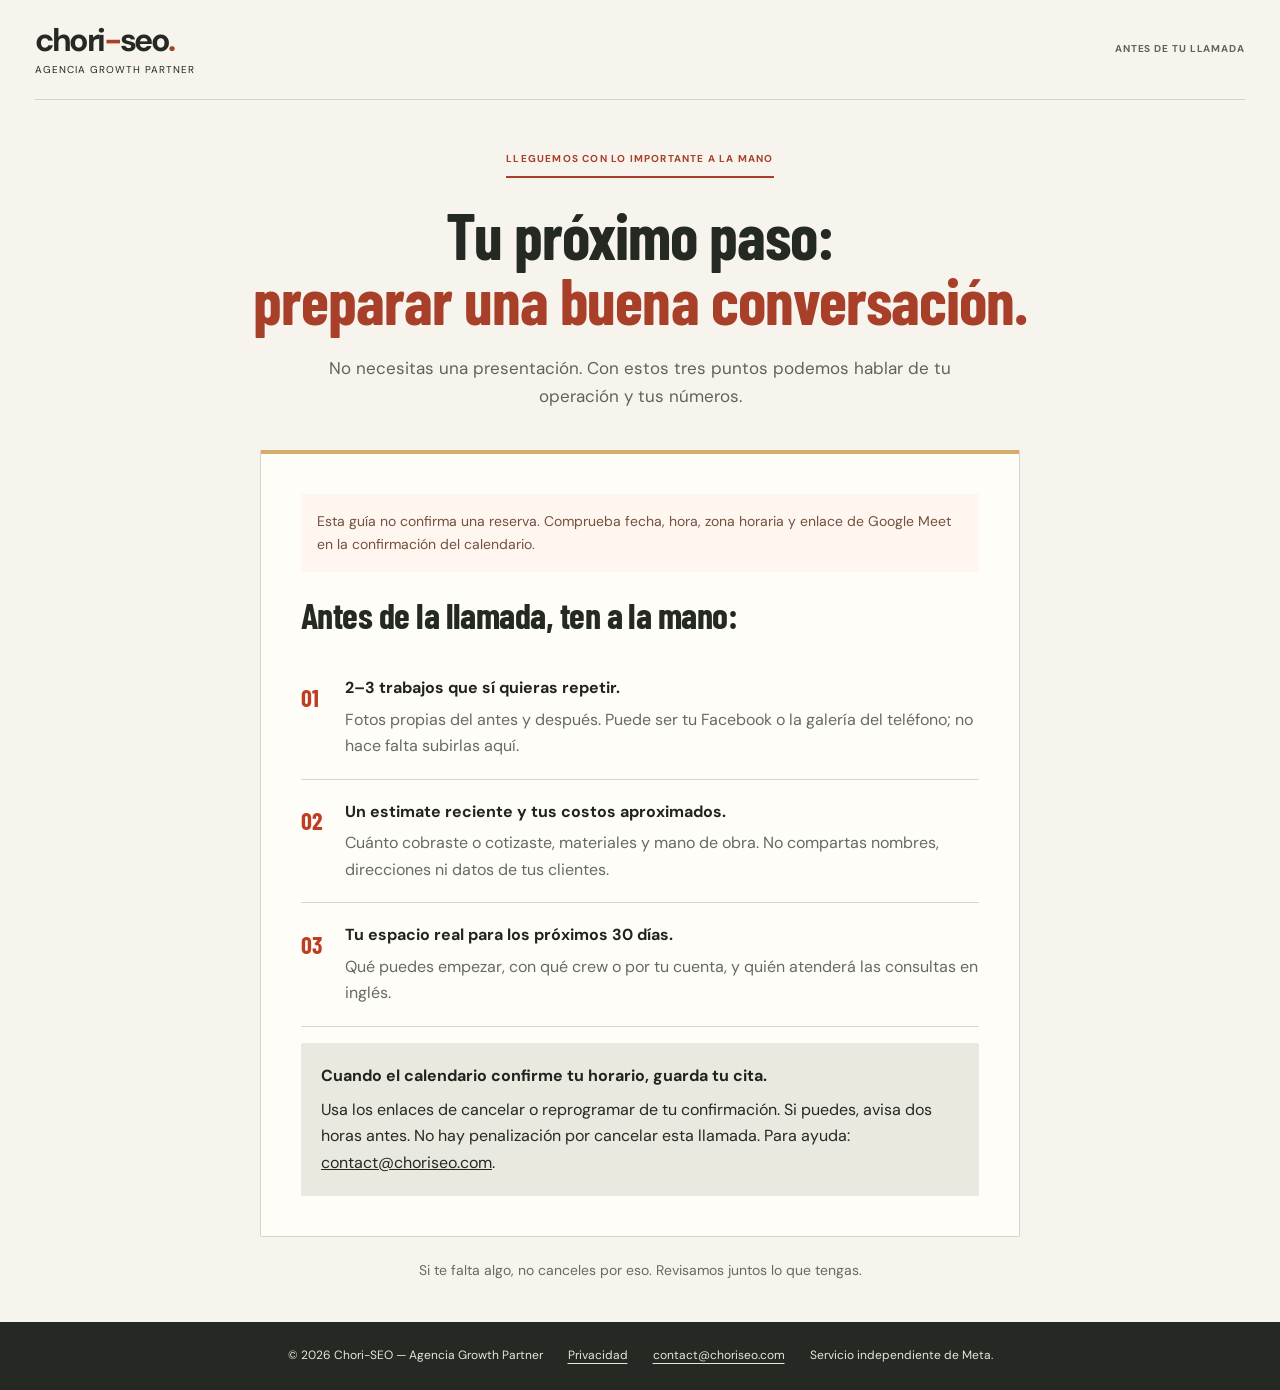
<file: preparar-llamada/index.html>
<!doctype html><html lang="es"><head><meta charset="UTF-8"><meta name="viewport" content="width=device-width,initial-scale=1"><title>Prepara tu llamada | Chori-SEO</title><meta name="description" content="Ten a mano tus trabajos, estimates y disponibilidad para revisar tu captación."><meta name="robots" content="noindex,follow"><meta name="theme-color" content="#20231f"><link rel="icon" href="/favicon.svg" type="image/svg+xml"><link rel="canonical" href="https://oficio-growth.fabriziocondes07.chatgpt.site/preparar-llamada/"><link rel="stylesheet" href="/funnel.css"><link rel="stylesheet" href="/qualification.css"><script src="/contact-config.js" defer></script><script src="/funnel.js" defer></script><meta property="og:image" content="https://oficio-growth.fabriziocondes07.chatgpt.site/og.png"><meta property="og:image:width" content="1730"><meta property="og:image:height" content="909"><meta property="og:image:type" content="image/png"><meta property="og:image:alt" content="Chori-SEO. Marketing para painting contractors en USA. Anuncios, página y seguimiento."><meta name="twitter:card" content="summary_large_image"><meta name="twitter:image" content="https://oficio-growth.fabriziocondes07.chatgpt.site/og.png"><link rel="preload" href="/assets/barlow-condensed-bold.woff" as="font" type="font/woff" crossorigin><link rel="preload" href="/assets/dm-sans-regular.woff" as="font" type="font/woff" crossorigin><link rel="stylesheet" href="/polish.css"></head><body data-funnel-page="preparation"><header class="funnel-header"><div class="brand" aria-label="Chori-SEO — Agencia Growth Partner">chori<span>-</span>seo<span>.</span><small>AGENCIA GROWTH PARTNER</small></div><span class="header-note">ANTES DE TU LLAMADA</span></header><main><section class="opening shell"><p class="launch-label">LLEGUEMOS CON LO IMPORTANTE A LA MANO</p><h1>Tu próximo paso:<br><em>preparar una buena conversación.</em></h1><p class="opening-description">No necesitas una presentación. Con estos tres puntos podemos hablar de tu operación y tus números.</p></section><section class="prep-checklist shell" aria-labelledby="prep-title"><p class="q-notice">Esta guía no confirma una reserva. Comprueba fecha, hora, zona horaria y enlace de Google Meet en la confirmación del calendario.</p><h2 id="prep-title">Antes de la llamada, ten a la mano:</h2><ol><li><strong>2–3 trabajos que sí quieras repetir.</strong>Fotos propias del antes y después. Puede ser tu Facebook o la galería del teléfono; no hace falta subirlas aquí.</li><li><strong>Un estimate reciente y tus costos aproximados.</strong>Cuánto cobraste o cotizaste, materiales y mano de obra. No compartas nombres, direcciones ni datos de tus clientes.</li><li><strong>Tu espacio real para los próximos 30 días.</strong>Qué puedes empezar, con qué crew o por tu cuenta, y quién atenderá las consultas en inglés.</li></ol><div class="prep-action"><strong>Cuando el calendario confirme tu horario, guarda tu cita.</strong><p>Usa los enlaces de cancelar o reprogramar de tu confirmación. Si puedes, avisa dos horas antes. No hay penalización por cancelar esta llamada. Para ayuda: <a href="mailto:contact@choriseo.com">contact@choriseo.com</a>.</p></div></section><p class="prep-footer shell">Si te falta algo, no canceles por eso. Revisamos juntos lo que tengas.</p></main><footer class="funnel-footer"><span>© 2026 Chori-SEO — Agencia Growth Partner</span><a href="/privacidad/" target="_blank" rel="noopener">Privacidad</a><a href="mailto:contact@choriseo.com">contact@choriseo.com</a><span>Servicio independiente de Meta.</span></footer></body></html>
</file>
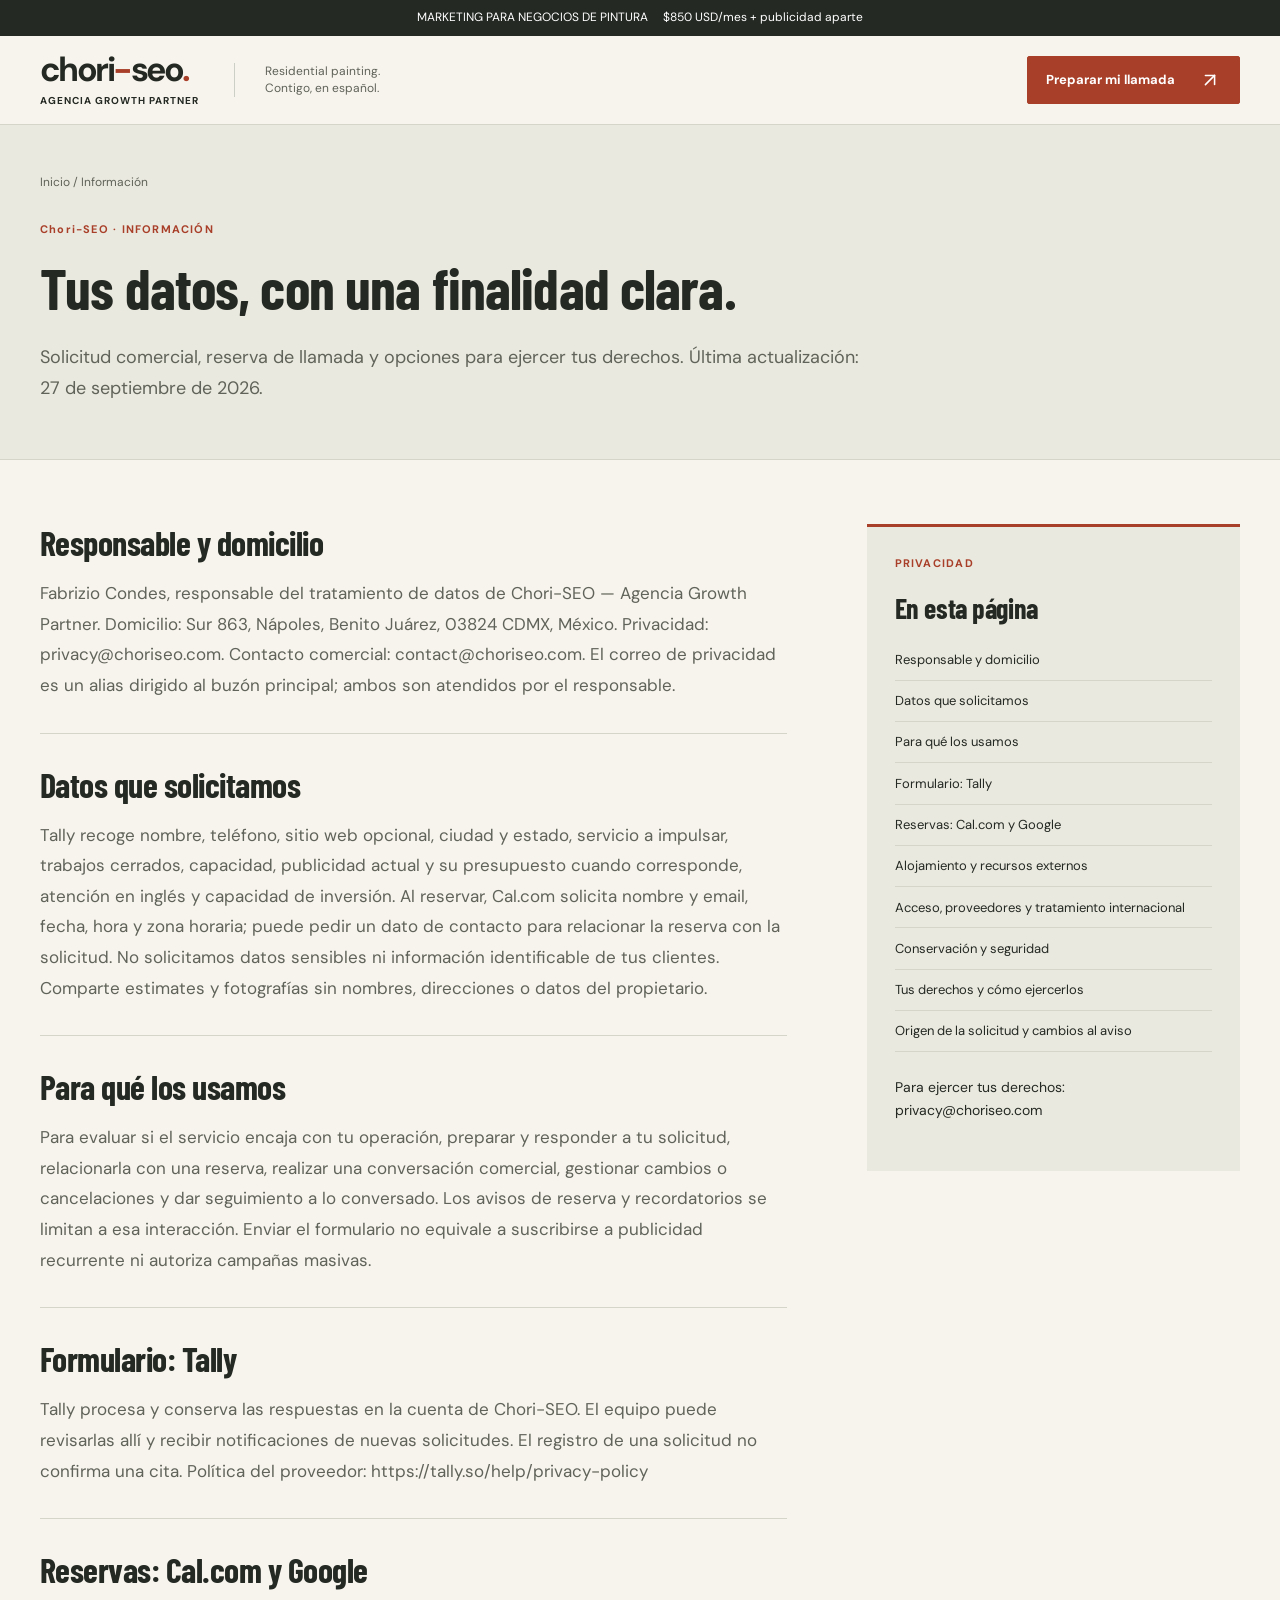
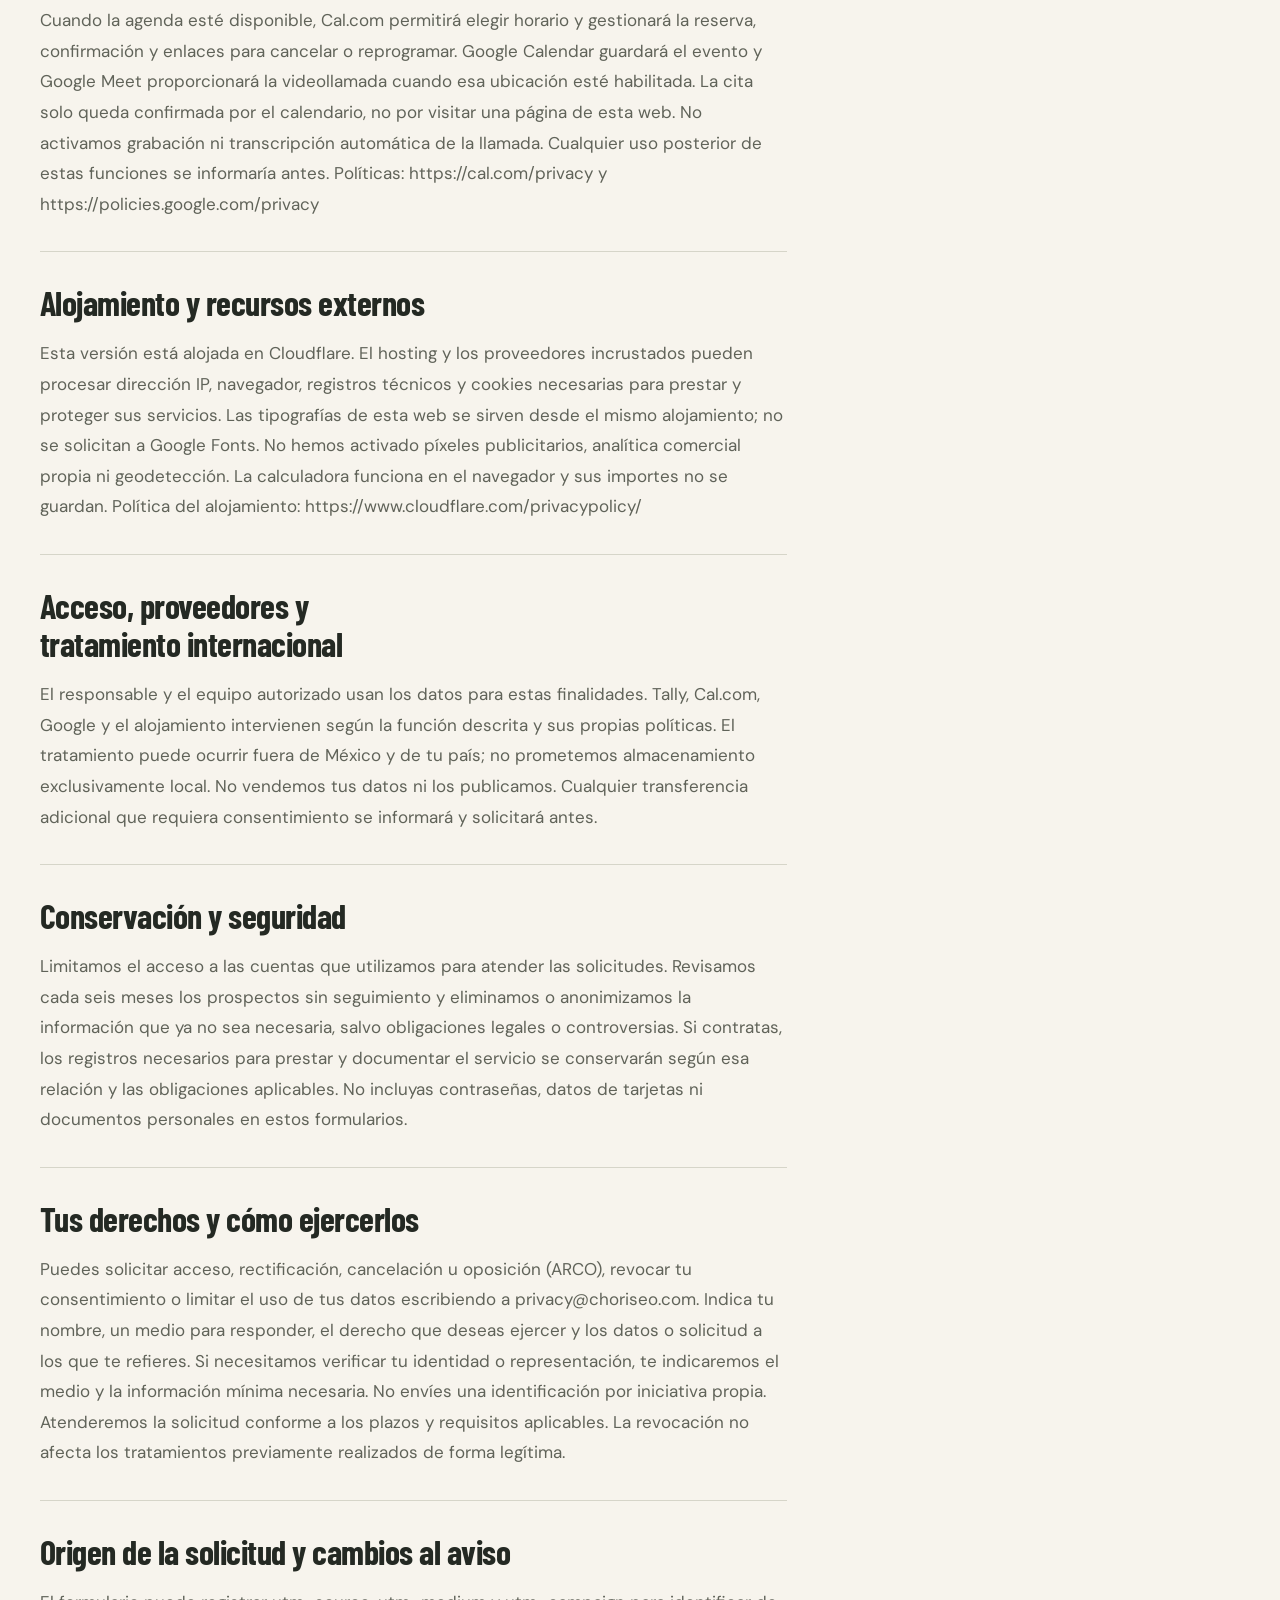
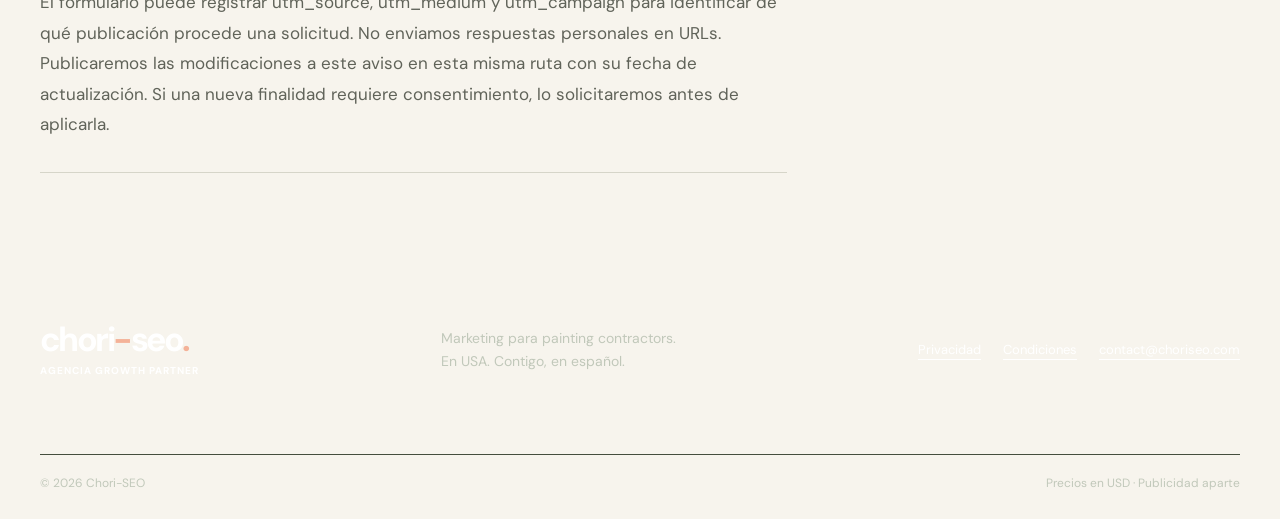
<file: privacidad/index.html>
<!doctype html><html lang="es"><head><meta charset="UTF-8"><meta name="viewport" content="width=device-width,initial-scale=1"><title>Aviso de privacidad de Chori-SEO | Chori-SEO</title><meta name="description" content="Solicitud comercial, reserva de llamada y opciones para ejercer tus derechos. Última actualización: 27 de septiembre de 2026."><meta name="robots" content="noindex,follow"><meta name="theme-color" content="#20231f"><link rel="icon" href="/favicon.svg" type="image/svg+xml"><link rel="stylesheet" href="/styles.css"><script src="/app.js" defer></script><link rel="canonical" href="https://oficio-growth.fabriziocondes07.chatgpt.site/privacidad/"><meta property="og:type" content="website"><meta property="og:locale" content="es_MX"><meta property="og:title" content="Aviso de privacidad de Chori-SEO | Chori-SEO"><meta property="og:description" content="Solicitud comercial, reserva de llamada y opciones para ejercer tus derechos. Última actualización: 27 de septiembre de 2026."><meta property="og:url" content="https://oficio-growth.fabriziocondes07.chatgpt.site/privacidad/"><script type="application/ld+json">{"@context": "https://schema.org", "@graph": [{"@type": "Organization", "@id": "https://oficio-growth.fabriziocondes07.chatgpt.site/#organization", "name": "Chori-SEO", "url": "https://oficio-growth.fabriziocondes07.chatgpt.site/"}, {"@type": "WebPage", "@id": "https://oficio-growth.fabriziocondes07.chatgpt.site/privacidad/#page", "url": "https://oficio-growth.fabriziocondes07.chatgpt.site/privacidad/", "name": "Aviso de privacidad de Chori-SEO", "description": "Solicitud comercial, reserva de llamada y opciones para ejercer tus derechos. Última actualización: 27 de septiembre de 2026.", "inLanguage": "es", "isPartOf": {"@id": "https://oficio-growth.fabriziocondes07.chatgpt.site/#website"}}, {"@type": "BreadcrumbList", "itemListElement": [{"@type": "ListItem", "position": 1, "name": "Inicio", "item": "https://oficio-growth.fabriziocondes07.chatgpt.site/"}, {"@type": "ListItem", "position": 2, "name": "Aviso de privacidad de Chori-SEO", "item": "https://oficio-growth.fabriziocondes07.chatgpt.site/privacidad/"}]}]}</script><meta property="og:image" content="https://oficio-growth.fabriziocondes07.chatgpt.site/og.png"><meta property="og:image:width" content="1730"><meta property="og:image:height" content="909"><meta property="og:image:type" content="image/png"><meta property="og:image:alt" content="Chori-SEO. Marketing para painting contractors en USA. Anuncios, página y seguimiento."><meta name="twitter:card" content="summary_large_image"><meta name="twitter:image" content="https://oficio-growth.fabriziocondes07.chatgpt.site/og.png"><link rel="preload" href="/assets/barlow-condensed-bold.woff" as="font" type="font/woff" crossorigin><link rel="preload" href="/assets/dm-sans-regular.woff" as="font" type="font/woff" crossorigin><link rel="stylesheet" href="/polish.css"></head><body class="article-page privacy-page"><a class="skip" href="#article">Ir al contenido</a><div class="draft-bar">MARKETING PARA NEGOCIOS DE PINTURA <span>$850 USD/mes + publicidad aparte</span></div><header class="site-header"><div class="wrap header-row"><a class="brand" href="/" aria-label="Chori-SEO, inicio">chori<span class="brand-hyphen">-</span>seo<span class="brand-dot">.</span><small>AGENCIA GROWTH PARTNER</small></a><span class="header-specialty">Residential painting.<br>Contigo, en español.</span><a class="button button-small" href="/#evaluar">Preparar mi llamada <svg class="icon" viewBox="0 0 24 24" width="24" height="24" aria-hidden="true" focusable="false"><path d="M7 7h10v10" />
  <path d="M7 17 17 7" /></svg></a></div></header><main id="article"><div class="article-hero"><div class="wrap"><a class="breadcrumb" href="/">Inicio / Información</a><p class="eyebrow">Chori-SEO · INFORMACIÓN</p><h1>Tus datos, con una finalidad clara.</h1><p>Solicitud comercial, reserva de llamada y opciones para ejercer tus derechos. Última actualización: 27 de septiembre de 2026.</p></div></div><div class="wrap article-layout"><article class="article-body"><section id="apartado-1"><h2>Responsable y domicilio</h2><p>Fabrizio Condes, responsable del tratamiento de datos de Chori-SEO — Agencia Growth Partner. Domicilio: Sur 863, Nápoles, Benito Juárez, 03824 CDMX, México. Privacidad: <a href="mailto:privacy@choriseo.com">privacy@choriseo.com</a>. Contacto comercial: <a href="mailto:contact@choriseo.com">contact@choriseo.com</a>. El correo de privacidad es un alias dirigido al buzón principal; ambos son atendidos por el responsable.</p></section><section id="apartado-2"><h2>Datos que solicitamos</h2><p>Tally recoge nombre, teléfono, sitio web opcional, ciudad y estado, servicio a impulsar, trabajos cerrados, capacidad, publicidad actual y su presupuesto cuando corresponde, atención en inglés y capacidad de inversión. Al reservar, Cal.com solicita nombre y email, fecha, hora y zona horaria; puede pedir un dato de contacto para relacionar la reserva con la solicitud. No solicitamos datos sensibles ni información identificable de tus clientes. Comparte estimates y fotografías sin nombres, direcciones o datos del propietario.</p></section><section id="apartado-3"><h2>Para qué los usamos</h2><p>Para evaluar si el servicio encaja con tu operación, preparar y responder a tu solicitud, relacionarla con una reserva, realizar una conversación comercial, gestionar cambios o cancelaciones y dar seguimiento a lo conversado. Los avisos de reserva y recordatorios se limitan a esa interacción. Enviar el formulario no equivale a suscribirse a publicidad recurrente ni autoriza campañas masivas.</p></section><section id="apartado-4"><h2>Formulario: Tally</h2><p>Tally procesa y conserva las respuestas en la cuenta de Chori-SEO. El equipo puede revisarlas allí y recibir notificaciones de nuevas solicitudes. El registro de una solicitud no confirma una cita. Política del proveedor: <a href="https://tally.so/help/privacy-policy" target="_blank" rel="noopener noreferrer">https://tally.so/help/privacy-policy</a></p></section><section id="apartado-5"><h2>Reservas: Cal.com y Google</h2><p>Cuando la agenda esté disponible, Cal.com permitirá elegir horario y gestionará la reserva, confirmación y enlaces para cancelar o reprogramar. Google Calendar guardará el evento y Google Meet proporcionará la videollamada cuando esa ubicación esté habilitada. La cita solo queda confirmada por el calendario, no por visitar una página de esta web. No activamos grabación ni transcripción automática de la llamada. Cualquier uso posterior de estas funciones se informaría antes. Políticas: <a href="https://cal.com/privacy" target="_blank" rel="noopener noreferrer">https://cal.com/privacy</a> y <a href="https://policies.google.com/privacy" target="_blank" rel="noopener noreferrer">https://policies.google.com/privacy</a></p></section><section id="apartado-6"><h2>Alojamiento y recursos externos</h2><p>Esta versión está alojada en Cloudflare. El hosting y los proveedores incrustados pueden procesar dirección IP, navegador, registros técnicos y cookies necesarias para prestar y proteger sus servicios. Las tipografías de esta web se sirven desde el mismo alojamiento; no se solicitan a Google Fonts. No hemos activado píxeles publicitarios, analítica comercial propia ni geodetección. La calculadora funciona en el navegador y sus importes no se guardan. Política del alojamiento: <a href="https://www.cloudflare.com/privacypolicy/" target="_blank" rel="noopener noreferrer">https://www.cloudflare.com/privacypolicy/</a></p></section><section id="apartado-7"><h2>Acceso, proveedores y tratamiento internacional</h2><p>El responsable y el equipo autorizado usan los datos para estas finalidades. Tally, Cal.com, Google y el alojamiento intervienen según la función descrita y sus propias políticas. El tratamiento puede ocurrir fuera de México y de tu país; no prometemos almacenamiento exclusivamente local. No vendemos tus datos ni los publicamos. Cualquier transferencia adicional que requiera consentimiento se informará y solicitará antes.</p></section><section id="apartado-8"><h2>Conservación y seguridad</h2><p>Limitamos el acceso a las cuentas que utilizamos para atender las solicitudes. Revisamos cada seis meses los prospectos sin seguimiento y eliminamos o anonimizamos la información que ya no sea necesaria, salvo obligaciones legales o controversias. Si contratas, los registros necesarios para prestar y documentar el servicio se conservarán según esa relación y las obligaciones aplicables. No incluyas contraseñas, datos de tarjetas ni documentos personales en estos formularios.</p></section><section id="apartado-9"><h2>Tus derechos y cómo ejercerlos</h2><p>Puedes solicitar acceso, rectificación, cancelación u oposición (ARCO), revocar tu consentimiento o limitar el uso de tus datos escribiendo a <a href="mailto:privacy@choriseo.com">privacy@choriseo.com</a>. Indica tu nombre, un medio para responder, el derecho que deseas ejercer y los datos o solicitud a los que te refieres. Si necesitamos verificar tu identidad o representación, te indicaremos el medio y la información mínima necesaria. No envíes una identificación por iniciativa propia. Atenderemos la solicitud conforme a los plazos y requisitos aplicables. La revocación no afecta los tratamientos previamente realizados de forma legítima.</p></section><section id="apartado-10"><h2>Origen de la solicitud y cambios al aviso</h2><p>El formulario puede registrar utm_source, utm_medium y utm_campaign para identificar de qué publicación procede una solicitud. No enviamos respuestas personales en URLs. Publicaremos las modificaciones a este aviso en esta misma ruta con su fecha de actualización. Si una nueva finalidad requiere consentimiento, lo solicitaremos antes de aplicarla.</p></section></article><aside><p class="eyebrow">PRIVACIDAD</p><h3>En esta página</h3><ol class="article-toc"><li><a href="#apartado-1">Responsable y domicilio</a></li><li><a href="#apartado-2">Datos que solicitamos</a></li><li><a href="#apartado-3">Para qué los usamos</a></li><li><a href="#apartado-4">Formulario: Tally</a></li><li><a href="#apartado-5">Reservas: Cal.com y Google</a></li><li><a href="#apartado-6">Alojamiento y recursos externos</a></li><li><a href="#apartado-7">Acceso, proveedores y tratamiento internacional</a></li><li><a href="#apartado-8">Conservación y seguridad</a></li><li><a href="#apartado-9">Tus derechos y cómo ejercerlos</a></li><li><a href="#apartado-10">Origen de la solicitud y cambios al aviso</a></li></ol><p style="margin-top:1.5rem;font-size:.875rem">Para ejercer tus derechos:<br><a href="mailto:privacy@choriseo.com">privacy@choriseo.com</a></p></aside></div></main><footer><div class="wrap footer-main"><a class="brand" href="/" aria-label="Chori-SEO, inicio">chori<span class="brand-hyphen">-</span>seo<span class="brand-dot">.</span><small>AGENCIA GROWTH PARTNER</small></a><p>Marketing para painting contractors.<br>En USA. Contigo, en español.</p><div><a href="/privacidad/">Privacidad</a><a href="/#condiciones">Condiciones</a><a href="mailto:contact@choriseo.com">contact@choriseo.com</a></div></div><div class="wrap footer-bottom"><span>© 2026 Chori-SEO</span><span>Precios en USD · Publicidad aparte</span></div></footer></body></html>
</file>
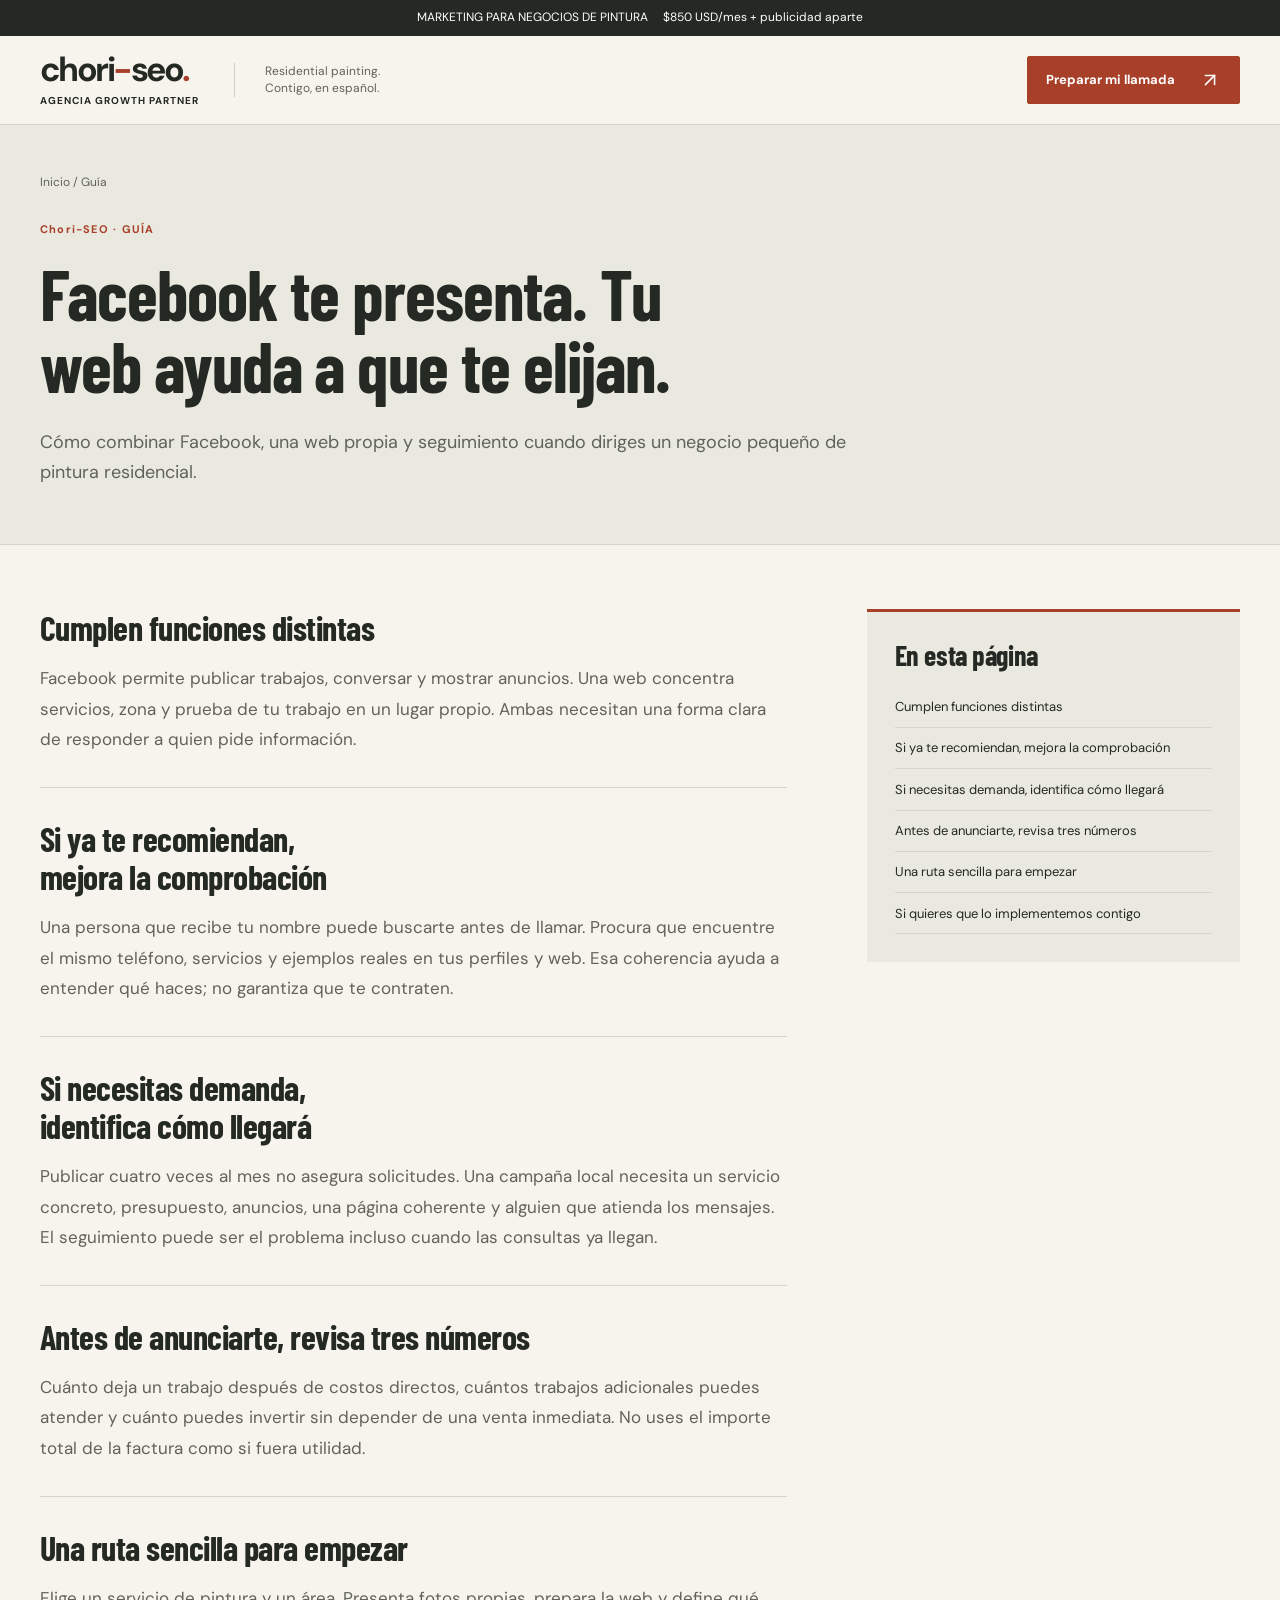
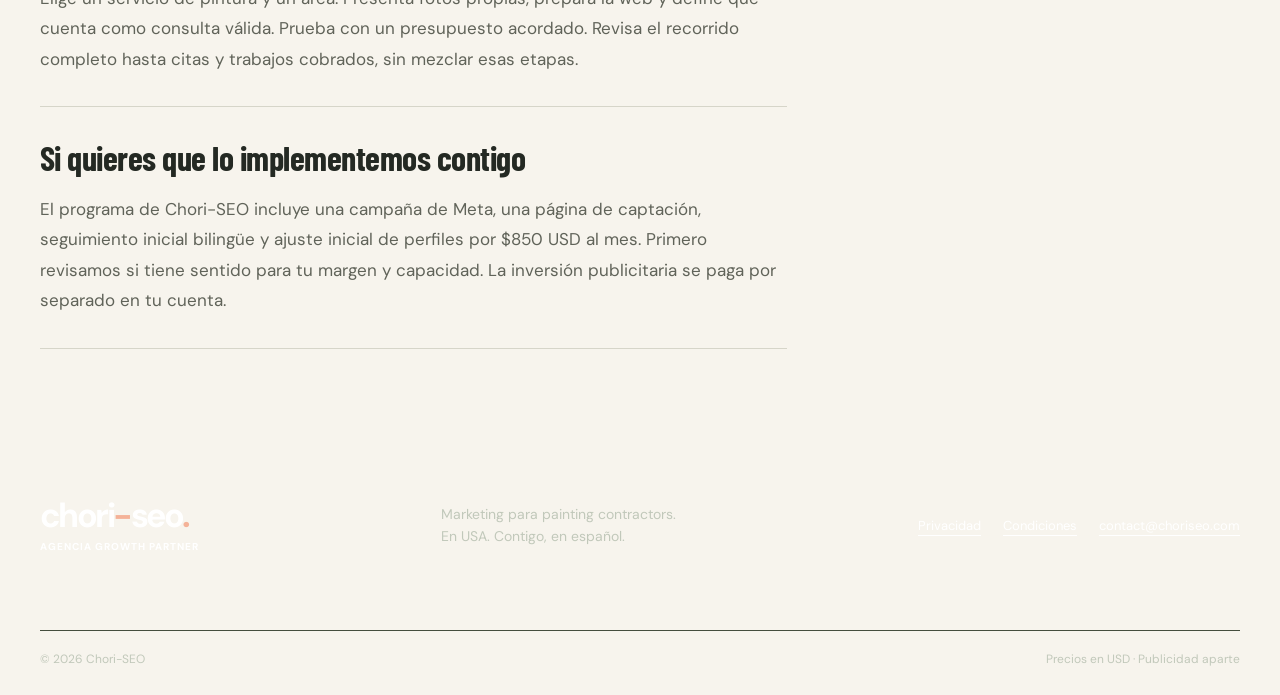
<file: guias/facebook-o-sitio-web/index.html>
<!doctype html><html lang="es"><head><meta charset="UTF-8"><meta name="viewport" content="width=device-width,initial-scale=1"><title>¿Facebook o página web para un negocio de pintura? | Chori-SEO</title><meta name="description" content="Cómo combinar Facebook, una web propia y seguimiento cuando diriges un negocio pequeño de pintura residencial."><meta name="robots" content="noindex,follow"><meta name="theme-color" content="#20231f"><link rel="icon" href="/favicon.svg" type="image/svg+xml"><link rel="stylesheet" href="/styles.css"><script src="/app.js" defer></script><link rel="canonical" href="https://oficio-growth.fabriziocondes07.chatgpt.site/guias/facebook-o-sitio-web/"><meta property="og:type" content="website"><meta property="og:locale" content="es_MX"><meta property="og:title" content="¿Facebook o página web para un negocio de pintura? | Chori-SEO"><meta property="og:description" content="Cómo combinar Facebook, una web propia y seguimiento cuando diriges un negocio pequeño de pintura residencial."><meta property="og:url" content="https://oficio-growth.fabriziocondes07.chatgpt.site/guias/facebook-o-sitio-web/"><script type="application/ld+json">{"@context": "https://schema.org", "@graph": [{"@type": "Organization", "@id": "https://oficio-growth.fabriziocondes07.chatgpt.site/#organization", "name": "Chori-SEO", "url": "https://oficio-growth.fabriziocondes07.chatgpt.site/"}, {"@type": "WebPage", "@id": "https://oficio-growth.fabriziocondes07.chatgpt.site/guias/facebook-o-sitio-web/#page", "url": "https://oficio-growth.fabriziocondes07.chatgpt.site/guias/facebook-o-sitio-web/", "name": "¿Facebook o página web para un negocio de pintura?", "description": "Cómo combinar Facebook, una web propia y seguimiento cuando diriges un negocio pequeño de pintura residencial.", "inLanguage": "es", "isPartOf": {"@id": "https://oficio-growth.fabriziocondes07.chatgpt.site/#website"}}, {"@type": "BreadcrumbList", "itemListElement": [{"@type": "ListItem", "position": 1, "name": "Inicio", "item": "https://oficio-growth.fabriziocondes07.chatgpt.site/"}, {"@type": "ListItem", "position": 2, "name": "¿Facebook o página web para un negocio de pintura?", "item": "https://oficio-growth.fabriziocondes07.chatgpt.site/guias/facebook-o-sitio-web/"}]}]}</script><meta property="og:image" content="https://oficio-growth.fabriziocondes07.chatgpt.site/og.png"><meta property="og:image:width" content="1730"><meta property="og:image:height" content="909"><meta property="og:image:type" content="image/png"><meta property="og:image:alt" content="Chori-SEO. Marketing para painting contractors en USA. Anuncios, página y seguimiento."><meta name="twitter:card" content="summary_large_image"><meta name="twitter:image" content="https://oficio-growth.fabriziocondes07.chatgpt.site/og.png"><link rel="preload" href="/assets/barlow-condensed-bold.woff" as="font" type="font/woff" crossorigin><link rel="preload" href="/assets/dm-sans-regular.woff" as="font" type="font/woff" crossorigin><link rel="stylesheet" href="/polish.css"></head><body class="article-page guide-page"><a class="skip" href="#article">Ir al contenido</a><div class="draft-bar">MARKETING PARA NEGOCIOS DE PINTURA <span>$850 USD/mes + publicidad aparte</span></div><header class="site-header"><div class="wrap header-row"><a class="brand" href="/" aria-label="Chori-SEO, inicio">chori<span class="brand-hyphen">-</span>seo<span class="brand-dot">.</span><small>AGENCIA GROWTH PARTNER</small></a><span class="header-specialty">Residential painting.<br>Contigo, en español.</span><a class="button button-small" href="/#evaluar">Preparar mi llamada <svg class="icon" viewBox="0 0 24 24" width="24" height="24" aria-hidden="true" focusable="false"><path d="M7 7h10v10" />
  <path d="M7 17 17 7" /></svg></a></div></header><main id="article"><div class="article-hero"><div class="wrap"><a class="breadcrumb" href="/">Inicio / Guía</a><p class="eyebrow">Chori-SEO · GUÍA</p><h1>Facebook te presenta. Tu web ayuda a que te elijan.</h1><p>Cómo combinar Facebook, una web propia y seguimiento cuando diriges un negocio pequeño de pintura residencial.</p></div></div><div class="wrap article-layout"><article class="article-body"><section id="apartado-1"><h2>Cumplen funciones distintas</h2><p>Facebook permite publicar trabajos, conversar y mostrar anuncios. Una web concentra servicios, zona y prueba de tu trabajo en un lugar propio. Ambas necesitan una forma clara de responder a quien pide información.</p></section><section id="apartado-2"><h2>Si ya te recomiendan, mejora la comprobación</h2><p>Una persona que recibe tu nombre puede buscarte antes de llamar. Procura que encuentre el mismo teléfono, servicios y ejemplos reales en tus perfiles y web. Esa coherencia ayuda a entender qué haces; no garantiza que te contraten.</p></section><section id="apartado-3"><h2>Si necesitas demanda, identifica cómo llegará</h2><p>Publicar cuatro veces al mes no asegura solicitudes. Una campaña local necesita un servicio concreto, presupuesto, anuncios, una página coherente y alguien que atienda los mensajes. El seguimiento puede ser el problema incluso cuando las consultas ya llegan.</p></section><section id="apartado-4"><h2>Antes de anunciarte, revisa tres números</h2><p>Cuánto deja un trabajo después de costos directos, cuántos trabajos adicionales puedes atender y cuánto puedes invertir sin depender de una venta inmediata. No uses el importe total de la factura como si fuera utilidad.</p></section><section id="apartado-5"><h2>Una ruta sencilla para empezar</h2><p>Elige un servicio de pintura y un área. Presenta fotos propias, prepara la web y define qué cuenta como consulta válida. Prueba con un presupuesto acordado. Revisa el recorrido completo hasta citas y trabajos cobrados, sin mezclar esas etapas.</p></section><section id="apartado-6"><h2>Si quieres que lo implementemos contigo</h2><p>El programa de Chori-SEO incluye una campaña de Meta, una página de captación, seguimiento inicial bilingüe y ajuste inicial de perfiles por $850 USD al mes. Primero revisamos si tiene sentido para tu margen y capacidad. La inversión publicitaria se paga por separado en tu cuenta.</p></section></article><aside><h3>En esta página</h3><ol class="article-toc"><li><a href="#apartado-1">Cumplen funciones distintas</a></li><li><a href="#apartado-2">Si ya te recomiendan, mejora la comprobación</a></li><li><a href="#apartado-3">Si necesitas demanda, identifica cómo llegará</a></li><li><a href="#apartado-4">Antes de anunciarte, revisa tres números</a></li><li><a href="#apartado-5">Una ruta sencilla para empezar</a></li><li><a href="#apartado-6">Si quieres que lo implementemos contigo</a></li></ol></aside></div></main><footer><div class="wrap footer-main"><a class="brand" href="/" aria-label="Chori-SEO, inicio">chori<span class="brand-hyphen">-</span>seo<span class="brand-dot">.</span><small>AGENCIA GROWTH PARTNER</small></a><p>Marketing para painting contractors.<br>En USA. Contigo, en español.</p><div><a href="/privacidad/">Privacidad</a><a href="/#condiciones">Condiciones</a><a href="mailto:contact@choriseo.com">contact@choriseo.com</a></div></div><div class="wrap footer-bottom"><span>© 2026 Chori-SEO</span><span>Precios en USD · Publicidad aparte</span></div></footer></body></html>
</file>
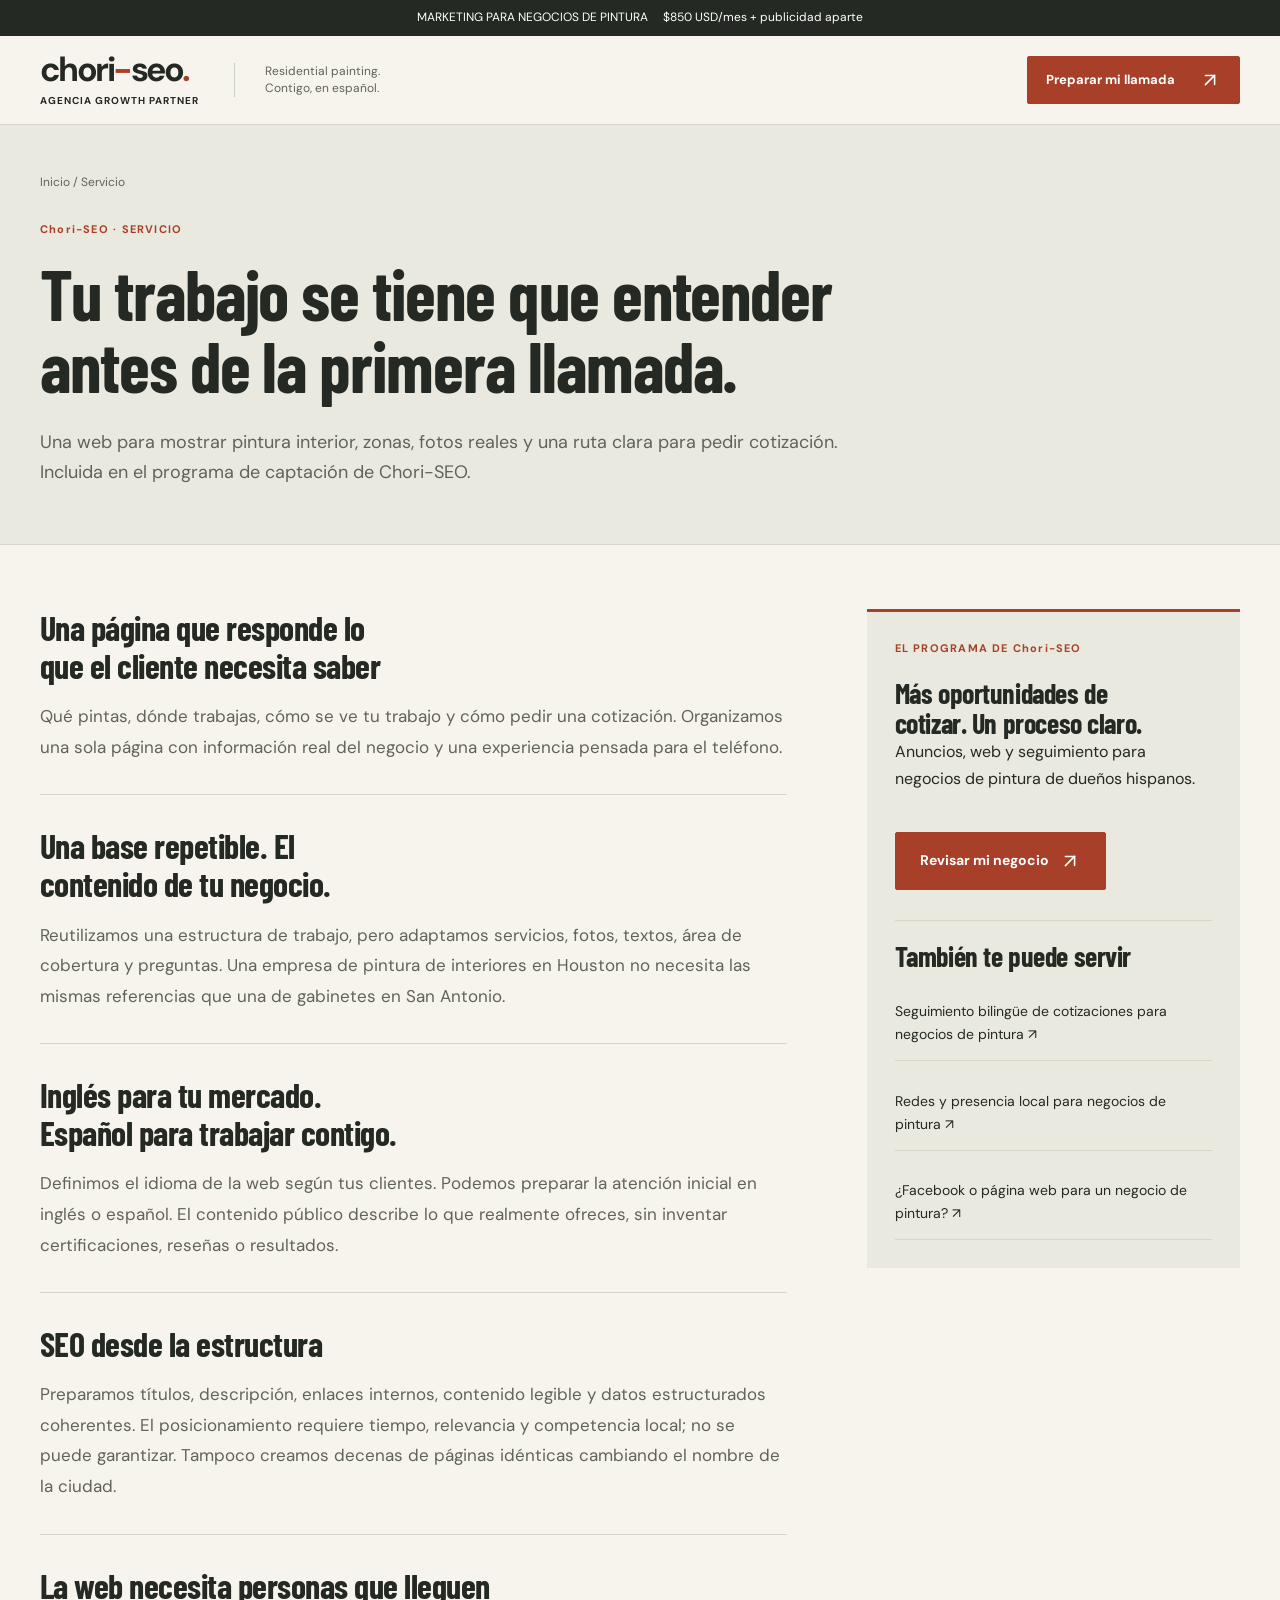
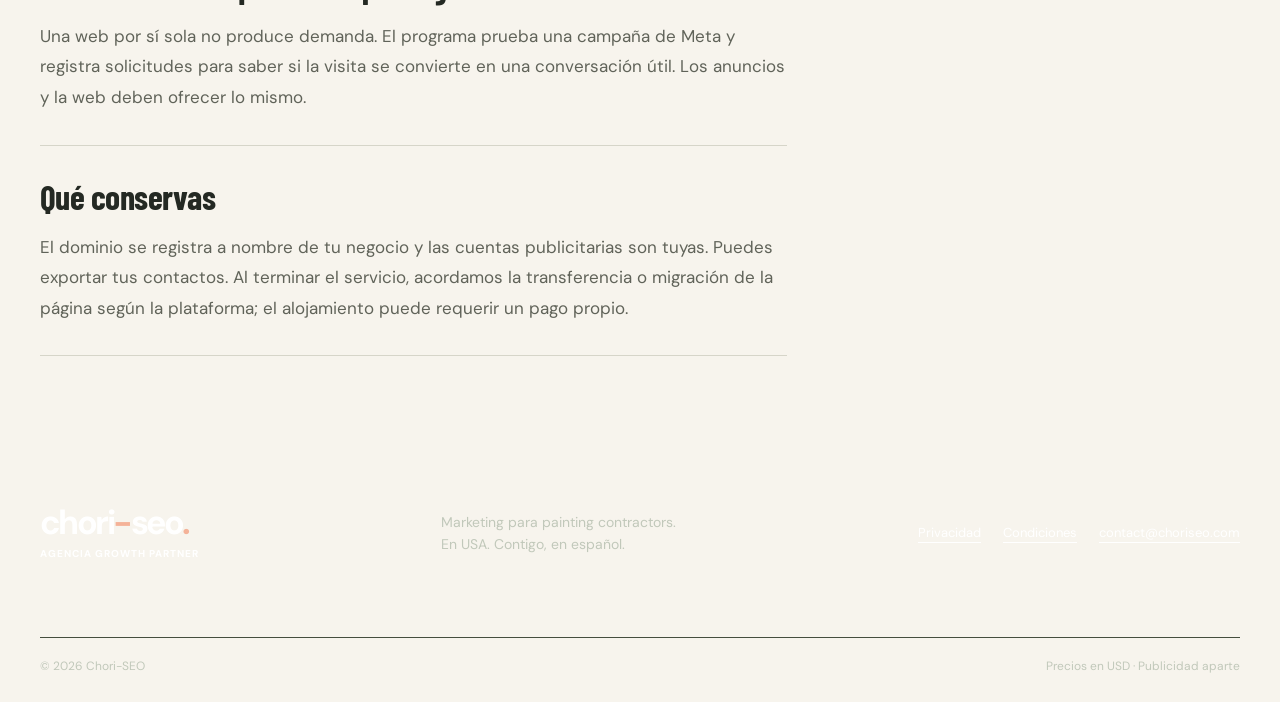
<file: servicios/paginas-web-contratistas/index.html>
<!doctype html><html lang="es"><head><meta charset="UTF-8"><meta name="viewport" content="width=device-width,initial-scale=1"><title>Páginas web para negocios de pintura de dueños hispanos | Chori-SEO</title><meta name="description" content="Una web para mostrar pintura interior, zonas, fotos reales y una ruta clara para pedir cotización. Incluida en el programa de captación de Chori-SEO."><meta name="robots" content="noindex,follow"><meta name="theme-color" content="#20231f"><link rel="icon" href="/favicon.svg" type="image/svg+xml"><link rel="stylesheet" href="/styles.css"><script src="/app.js" defer></script><link rel="canonical" href="https://oficio-growth.fabriziocondes07.chatgpt.site/servicios/paginas-web-contratistas/"><meta property="og:type" content="website"><meta property="og:locale" content="es_MX"><meta property="og:title" content="Páginas web para negocios de pintura de dueños hispanos | Chori-SEO"><meta property="og:description" content="Una web para mostrar pintura interior, zonas, fotos reales y una ruta clara para pedir cotización. Incluida en el programa de captación de Chori-SEO."><meta property="og:url" content="https://oficio-growth.fabriziocondes07.chatgpt.site/servicios/paginas-web-contratistas/"><script type="application/ld+json">{"@context": "https://schema.org", "@graph": [{"@type": "Organization", "@id": "https://oficio-growth.fabriziocondes07.chatgpt.site/#organization", "name": "Chori-SEO", "url": "https://oficio-growth.fabriziocondes07.chatgpt.site/"}, {"@type": "WebPage", "@id": "https://oficio-growth.fabriziocondes07.chatgpt.site/servicios/paginas-web-contratistas/#page", "url": "https://oficio-growth.fabriziocondes07.chatgpt.site/servicios/paginas-web-contratistas/", "name": "Páginas web para negocios de pintura de dueños hispanos", "description": "Una web para mostrar pintura interior, zonas, fotos reales y una ruta clara para pedir cotización. Incluida en el programa de captación de Chori-SEO.", "inLanguage": "es", "isPartOf": {"@id": "https://oficio-growth.fabriziocondes07.chatgpt.site/#website"}}, {"@type": "BreadcrumbList", "itemListElement": [{"@type": "ListItem", "position": 1, "name": "Inicio", "item": "https://oficio-growth.fabriziocondes07.chatgpt.site/"}, {"@type": "ListItem", "position": 2, "name": "Páginas web para negocios de pintura de dueños hispanos", "item": "https://oficio-growth.fabriziocondes07.chatgpt.site/servicios/paginas-web-contratistas/"}]}, {"@type": "Service", "name": "Páginas web para negocios de pintura de dueños hispanos", "description": "Una web para mostrar pintura interior, zonas, fotos reales y una ruta clara para pedir cotización. Incluida en el programa de captación de Chori-SEO.", "provider": {"@id": "https://oficio-growth.fabriziocondes07.chatgpt.site/#organization"}, "areaServed": ["US"], "url": "https://oficio-growth.fabriziocondes07.chatgpt.site/servicios/paginas-web-contratistas/"}]}</script><meta property="og:image" content="https://oficio-growth.fabriziocondes07.chatgpt.site/og.png"><meta property="og:image:width" content="1730"><meta property="og:image:height" content="909"><meta property="og:image:type" content="image/png"><meta property="og:image:alt" content="Chori-SEO. Marketing para painting contractors en USA. Anuncios, página y seguimiento."><meta name="twitter:card" content="summary_large_image"><meta name="twitter:image" content="https://oficio-growth.fabriziocondes07.chatgpt.site/og.png"><link rel="preload" href="/assets/barlow-condensed-bold.woff" as="font" type="font/woff" crossorigin><link rel="preload" href="/assets/dm-sans-regular.woff" as="font" type="font/woff" crossorigin><link rel="stylesheet" href="/polish.css"></head><body class="article-page"><a class="skip" href="#article">Ir al contenido</a><div class="draft-bar">MARKETING PARA NEGOCIOS DE PINTURA <span>$850 USD/mes + publicidad aparte</span></div><header class="site-header"><div class="wrap header-row"><a class="brand" href="/" aria-label="Chori-SEO, inicio">chori<span class="brand-hyphen">-</span>seo<span class="brand-dot">.</span><small>AGENCIA GROWTH PARTNER</small></a><span class="header-specialty">Residential painting.<br>Contigo, en español.</span><a class="button button-small" href="/#evaluar">Preparar mi llamada <svg class="icon" viewBox="0 0 24 24" width="24" height="24" aria-hidden="true" focusable="false"><path d="M7 7h10v10" />
  <path d="M7 17 17 7" /></svg></a></div></header><main id="article"><div class="article-hero"><div class="wrap"><a class="breadcrumb" href="/">Inicio / Servicio</a><p class="eyebrow">Chori-SEO · SERVICIO</p><h1>Tu trabajo se tiene que entender antes de la primera llamada.</h1><p>Una web para mostrar pintura interior, zonas, fotos reales y una ruta clara para pedir cotización. Incluida en el programa de captación de Chori-SEO.</p></div></div><div class="wrap article-layout"><article class="article-body"><section><h2>Una página que responde lo que el cliente necesita saber</h2><p>Qué pintas, dónde trabajas, cómo se ve tu trabajo y cómo pedir una cotización. Organizamos una sola página con información real del negocio y una experiencia pensada para el teléfono.</p></section><section><h2>Una base repetible. El contenido de tu negocio.</h2><p>Reutilizamos una estructura de trabajo, pero adaptamos servicios, fotos, textos, área de cobertura y preguntas. Una empresa de pintura de interiores en Houston no necesita las mismas referencias que una de gabinetes en San Antonio.</p></section><section><h2>Inglés para tu mercado. Español para trabajar contigo.</h2><p>Definimos el idioma de la web según tus clientes. Podemos preparar la atención inicial en inglés o español. El contenido público describe lo que realmente ofreces, sin inventar certificaciones, reseñas o resultados.</p></section><section><h2>SEO desde la estructura</h2><p>Preparamos títulos, descripción, enlaces internos, contenido legible y datos estructurados coherentes. El posicionamiento requiere tiempo, relevancia y competencia local; no se puede garantizar. Tampoco creamos decenas de páginas idénticas cambiando el nombre de la ciudad.</p></section><section><h2>La web necesita personas que lleguen</h2><p>Una web por sí sola no produce demanda. El programa prueba una campaña de Meta y registra solicitudes para saber si la visita se convierte en una conversación útil. Los anuncios y la web deben ofrecer lo mismo.</p></section><section><h2>Qué conservas</h2><p>El dominio se registra a nombre de tu negocio y las cuentas publicitarias son tuyas. Puedes exportar tus contactos. Al terminar el servicio, acordamos la transferencia o migración de la página según la plataforma; el alojamiento puede requerir un pago propio.</p></section></article><aside><p class="eyebrow dark">EL PROGRAMA DE Chori-SEO</p><h3>Más oportunidades de cotizar. Un proceso claro.</h3><p>Anuncios, web y seguimiento para negocios de pintura de dueños hispanos.</p><a class="button" href="/#evaluar">Revisar mi negocio <svg class="icon" viewBox="0 0 24 24" width="24" height="24" aria-hidden="true" focusable="false"><path d="M7 7h10v10" />
  <path d="M7 17 17 7" /></svg></a><div class="related-links"><h3>También te puede servir</h3><a href="/servicios/seguimiento-bilingue/">Seguimiento bilingüe de cotizaciones para negocios de pintura ↗</a><a href="/servicios/redes-y-presencia-local/">Redes y presencia local para negocios de pintura ↗</a><a href="/guias/facebook-o-sitio-web/">¿Facebook o página web para un negocio de pintura? ↗</a></div></aside></div></main><footer><div class="wrap footer-main"><a class="brand" href="/" aria-label="Chori-SEO, inicio">chori<span class="brand-hyphen">-</span>seo<span class="brand-dot">.</span><small>AGENCIA GROWTH PARTNER</small></a><p>Marketing para painting contractors.<br>En USA. Contigo, en español.</p><div><a href="/privacidad/">Privacidad</a><a href="/#condiciones">Condiciones</a><a href="mailto:contact@choriseo.com">contact@choriseo.com</a></div></div><div class="wrap footer-bottom"><span>© 2026 Chori-SEO</span><span>Precios en USD · Publicidad aparte</span></div></footer></body></html>
</file>
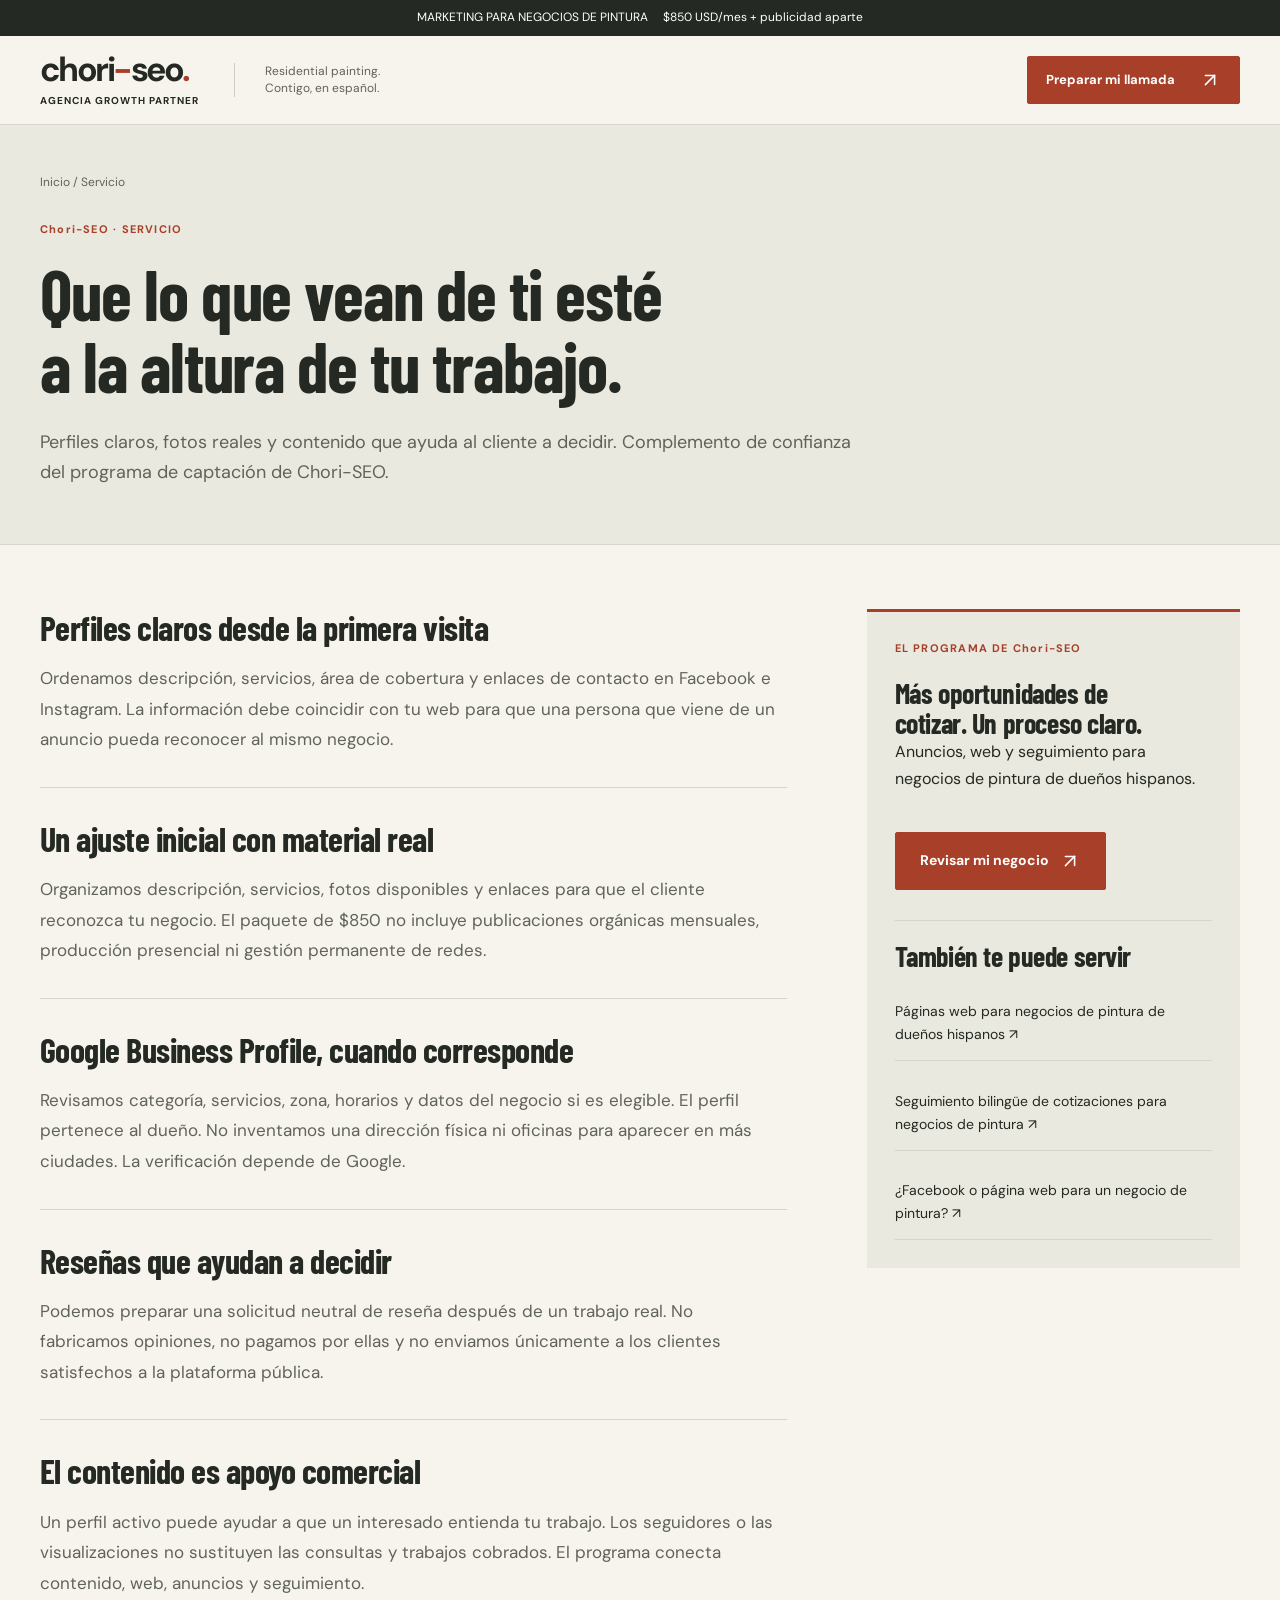
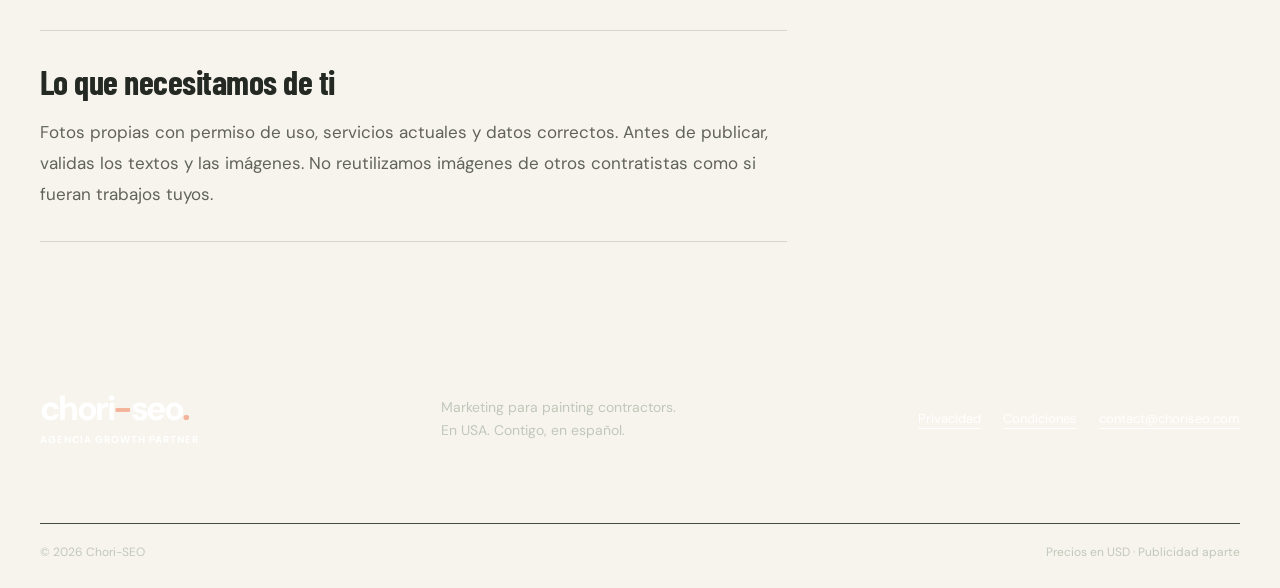
<file: servicios/redes-y-presencia-local/index.html>
<!doctype html><html lang="es"><head><meta charset="UTF-8"><meta name="viewport" content="width=device-width,initial-scale=1"><title>Redes y presencia local para negocios de pintura | Chori-SEO</title><meta name="description" content="Perfiles claros, fotos reales y contenido que ayuda al cliente a decidir. Complemento de confianza del programa de captación de Chori-SEO."><meta name="robots" content="noindex,follow"><meta name="theme-color" content="#20231f"><link rel="icon" href="/favicon.svg" type="image/svg+xml"><link rel="stylesheet" href="/styles.css"><script src="/app.js" defer></script><link rel="canonical" href="https://oficio-growth.fabriziocondes07.chatgpt.site/servicios/redes-y-presencia-local/"><meta property="og:type" content="website"><meta property="og:locale" content="es_MX"><meta property="og:title" content="Redes y presencia local para negocios de pintura | Chori-SEO"><meta property="og:description" content="Perfiles claros, fotos reales y contenido que ayuda al cliente a decidir. Complemento de confianza del programa de captación de Chori-SEO."><meta property="og:url" content="https://oficio-growth.fabriziocondes07.chatgpt.site/servicios/redes-y-presencia-local/"><script type="application/ld+json">{"@context": "https://schema.org", "@graph": [{"@type": "Organization", "@id": "https://oficio-growth.fabriziocondes07.chatgpt.site/#organization", "name": "Chori-SEO", "url": "https://oficio-growth.fabriziocondes07.chatgpt.site/"}, {"@type": "WebPage", "@id": "https://oficio-growth.fabriziocondes07.chatgpt.site/servicios/redes-y-presencia-local/#page", "url": "https://oficio-growth.fabriziocondes07.chatgpt.site/servicios/redes-y-presencia-local/", "name": "Redes y presencia local para negocios de pintura", "description": "Perfiles claros, fotos reales y contenido que ayuda al cliente a decidir. Complemento de confianza del programa de captación de Chori-SEO.", "inLanguage": "es", "isPartOf": {"@id": "https://oficio-growth.fabriziocondes07.chatgpt.site/#website"}}, {"@type": "BreadcrumbList", "itemListElement": [{"@type": "ListItem", "position": 1, "name": "Inicio", "item": "https://oficio-growth.fabriziocondes07.chatgpt.site/"}, {"@type": "ListItem", "position": 2, "name": "Redes y presencia local para negocios de pintura", "item": "https://oficio-growth.fabriziocondes07.chatgpt.site/servicios/redes-y-presencia-local/"}]}, {"@type": "Service", "name": "Redes y presencia local para negocios de pintura", "description": "Perfiles claros, fotos reales y contenido que ayuda al cliente a decidir. Complemento de confianza del programa de captación de Chori-SEO.", "provider": {"@id": "https://oficio-growth.fabriziocondes07.chatgpt.site/#organization"}, "areaServed": ["US"], "url": "https://oficio-growth.fabriziocondes07.chatgpt.site/servicios/redes-y-presencia-local/"}]}</script><meta property="og:image" content="https://oficio-growth.fabriziocondes07.chatgpt.site/og.png"><meta property="og:image:width" content="1730"><meta property="og:image:height" content="909"><meta property="og:image:type" content="image/png"><meta property="og:image:alt" content="Chori-SEO. Marketing para painting contractors en USA. Anuncios, página y seguimiento."><meta name="twitter:card" content="summary_large_image"><meta name="twitter:image" content="https://oficio-growth.fabriziocondes07.chatgpt.site/og.png"><link rel="preload" href="/assets/barlow-condensed-bold.woff" as="font" type="font/woff" crossorigin><link rel="preload" href="/assets/dm-sans-regular.woff" as="font" type="font/woff" crossorigin><link rel="stylesheet" href="/polish.css"></head><body class="article-page"><a class="skip" href="#article">Ir al contenido</a><div class="draft-bar">MARKETING PARA NEGOCIOS DE PINTURA <span>$850 USD/mes + publicidad aparte</span></div><header class="site-header"><div class="wrap header-row"><a class="brand" href="/" aria-label="Chori-SEO, inicio">chori<span class="brand-hyphen">-</span>seo<span class="brand-dot">.</span><small>AGENCIA GROWTH PARTNER</small></a><span class="header-specialty">Residential painting.<br>Contigo, en español.</span><a class="button button-small" href="/#evaluar">Preparar mi llamada <svg class="icon" viewBox="0 0 24 24" width="24" height="24" aria-hidden="true" focusable="false"><path d="M7 7h10v10" />
  <path d="M7 17 17 7" /></svg></a></div></header><main id="article"><div class="article-hero"><div class="wrap"><a class="breadcrumb" href="/">Inicio / Servicio</a><p class="eyebrow">Chori-SEO · SERVICIO</p><h1>Que lo que vean de ti esté a la altura de tu trabajo.</h1><p>Perfiles claros, fotos reales y contenido que ayuda al cliente a decidir. Complemento de confianza del programa de captación de Chori-SEO.</p></div></div><div class="wrap article-layout"><article class="article-body"><section><h2>Perfiles claros desde la primera visita</h2><p>Ordenamos descripción, servicios, área de cobertura y enlaces de contacto en Facebook e Instagram. La información debe coincidir con tu web para que una persona que viene de un anuncio pueda reconocer al mismo negocio.</p></section><section><h2>Un ajuste inicial con material real</h2><p>Organizamos descripción, servicios, fotos disponibles y enlaces para que el cliente reconozca tu negocio. El paquete de $850 no incluye publicaciones orgánicas mensuales, producción presencial ni gestión permanente de redes.</p></section><section><h2>Google Business Profile, cuando corresponde</h2><p>Revisamos categoría, servicios, zona, horarios y datos del negocio si es elegible. El perfil pertenece al dueño. No inventamos una dirección física ni oficinas para aparecer en más ciudades. La verificación depende de Google.</p></section><section><h2>Reseñas que ayudan a decidir</h2><p>Podemos preparar una solicitud neutral de reseña después de un trabajo real. No fabricamos opiniones, no pagamos por ellas y no enviamos únicamente a los clientes satisfechos a la plataforma pública.</p></section><section><h2>El contenido es apoyo comercial</h2><p>Un perfil activo puede ayudar a que un interesado entienda tu trabajo. Los seguidores o las visualizaciones no sustituyen las consultas y trabajos cobrados. El programa conecta contenido, web, anuncios y seguimiento.</p></section><section><h2>Lo que necesitamos de ti</h2><p>Fotos propias con permiso de uso, servicios actuales y datos correctos. Antes de publicar, validas los textos y las imágenes. No reutilizamos imágenes de otros contratistas como si fueran trabajos tuyos.</p></section></article><aside><p class="eyebrow dark">EL PROGRAMA DE Chori-SEO</p><h3>Más oportunidades de cotizar. Un proceso claro.</h3><p>Anuncios, web y seguimiento para negocios de pintura de dueños hispanos.</p><a class="button" href="/#evaluar">Revisar mi negocio <svg class="icon" viewBox="0 0 24 24" width="24" height="24" aria-hidden="true" focusable="false"><path d="M7 7h10v10" />
  <path d="M7 17 17 7" /></svg></a><div class="related-links"><h3>También te puede servir</h3><a href="/servicios/paginas-web-contratistas/">Páginas web para negocios de pintura de dueños hispanos ↗</a><a href="/servicios/seguimiento-bilingue/">Seguimiento bilingüe de cotizaciones para negocios de pintura ↗</a><a href="/guias/facebook-o-sitio-web/">¿Facebook o página web para un negocio de pintura? ↗</a></div></aside></div></main><footer><div class="wrap footer-main"><a class="brand" href="/" aria-label="Chori-SEO, inicio">chori<span class="brand-hyphen">-</span>seo<span class="brand-dot">.</span><small>AGENCIA GROWTH PARTNER</small></a><p>Marketing para painting contractors.<br>En USA. Contigo, en español.</p><div><a href="/privacidad/">Privacidad</a><a href="/#condiciones">Condiciones</a><a href="mailto:contact@choriseo.com">contact@choriseo.com</a></div></div><div class="wrap footer-bottom"><span>© 2026 Chori-SEO</span><span>Precios en USD · Publicidad aparte</span></div></footer></body></html>
</file>
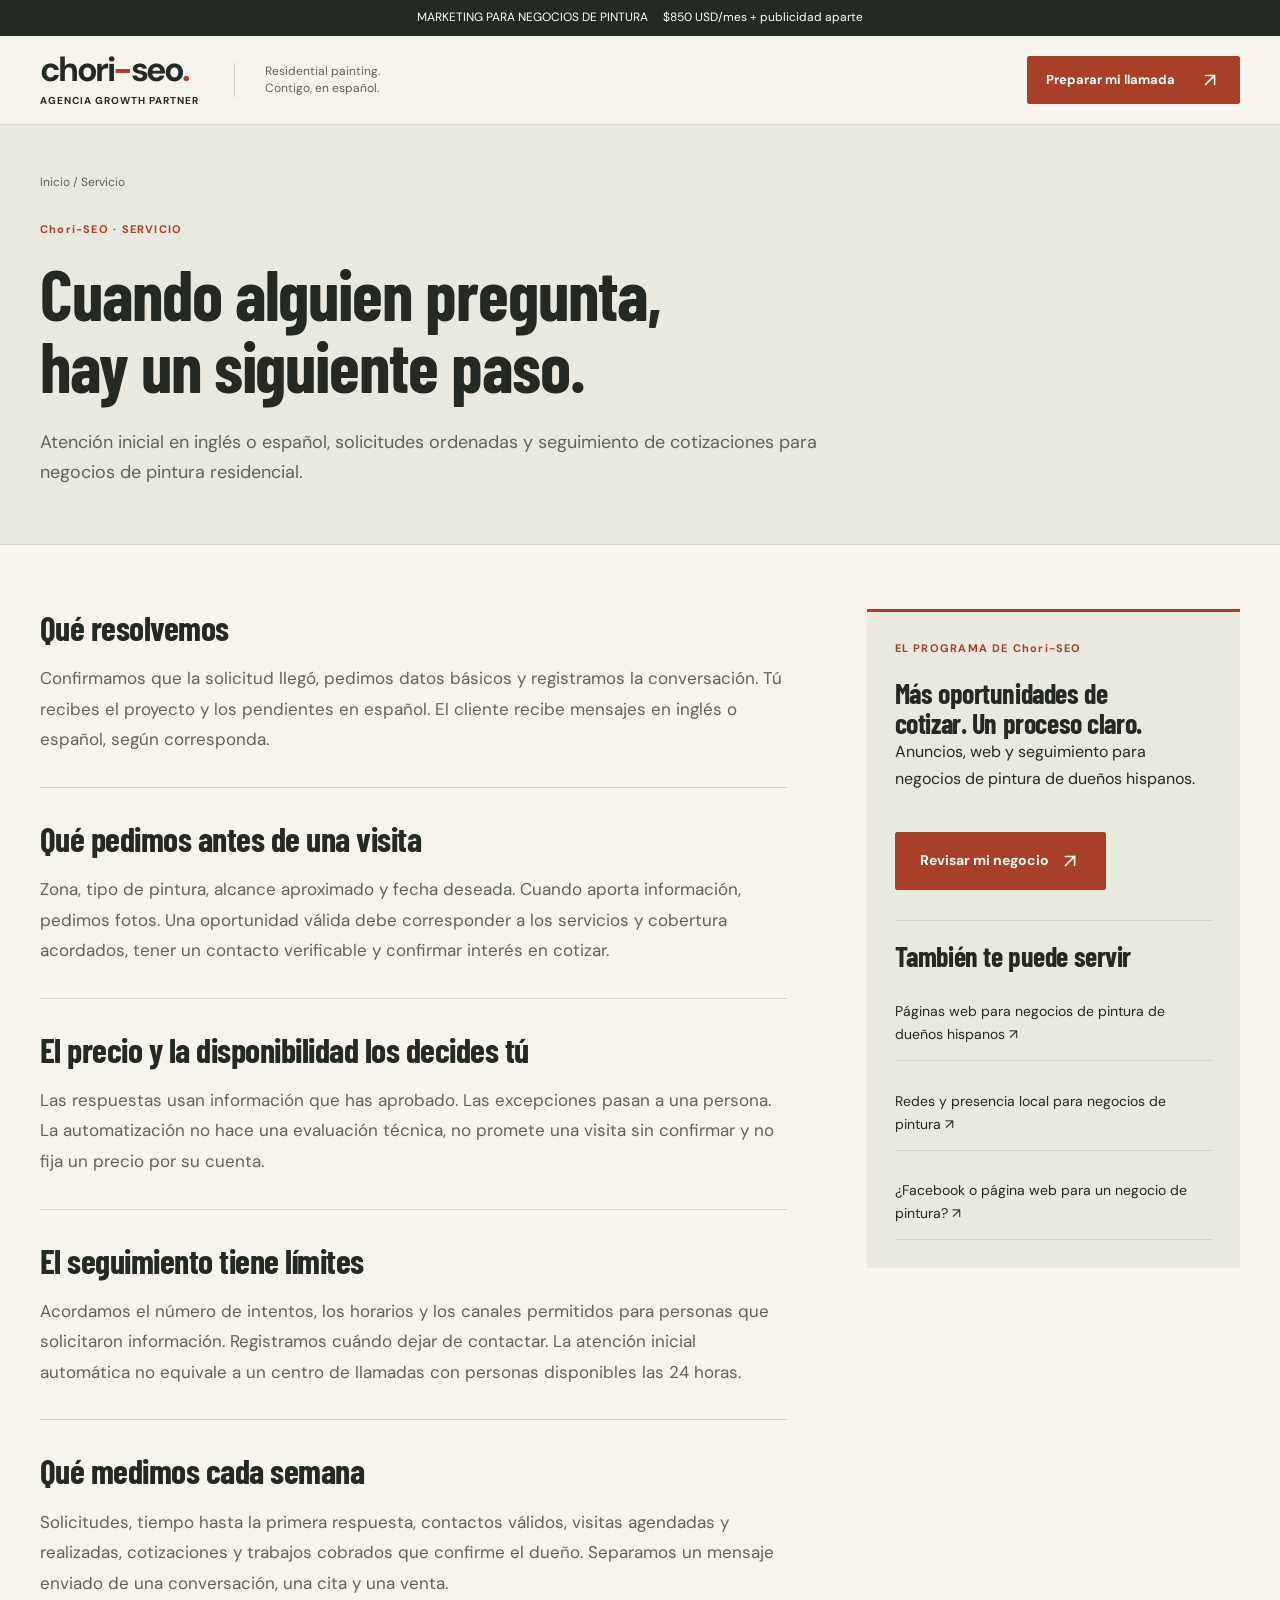
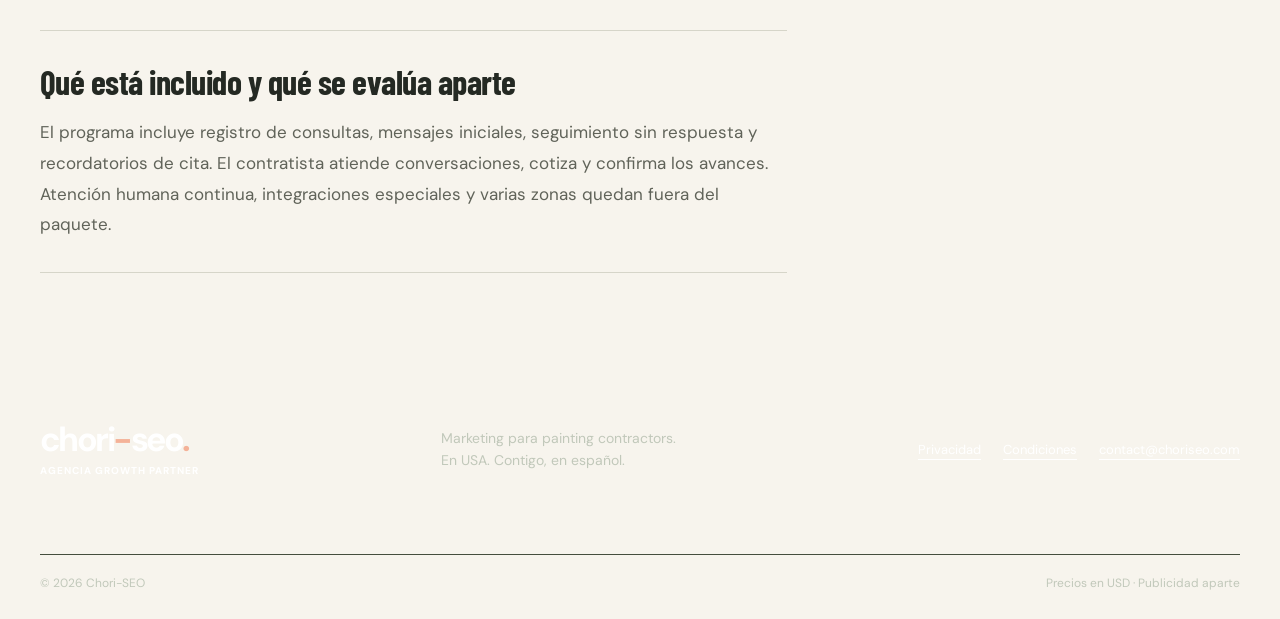
<file: servicios/seguimiento-bilingue/index.html>
<!doctype html><html lang="es"><head><meta charset="UTF-8"><meta name="viewport" content="width=device-width,initial-scale=1"><title>Seguimiento bilingüe de cotizaciones para negocios de pintura | Chori-SEO</title><meta name="description" content="Atención inicial en inglés o español, solicitudes ordenadas y seguimiento de cotizaciones para negocios de pintura residencial."><meta name="robots" content="noindex,follow"><meta name="theme-color" content="#20231f"><link rel="icon" href="/favicon.svg" type="image/svg+xml"><link rel="stylesheet" href="/styles.css"><script src="/app.js" defer></script><link rel="canonical" href="https://oficio-growth.fabriziocondes07.chatgpt.site/servicios/seguimiento-bilingue/"><meta property="og:type" content="website"><meta property="og:locale" content="es_MX"><meta property="og:title" content="Seguimiento bilingüe de cotizaciones para negocios de pintura | Chori-SEO"><meta property="og:description" content="Atención inicial en inglés o español, solicitudes ordenadas y seguimiento de cotizaciones para negocios de pintura residencial."><meta property="og:url" content="https://oficio-growth.fabriziocondes07.chatgpt.site/servicios/seguimiento-bilingue/"><script type="application/ld+json">{"@context": "https://schema.org", "@graph": [{"@type": "Organization", "@id": "https://oficio-growth.fabriziocondes07.chatgpt.site/#organization", "name": "Chori-SEO", "url": "https://oficio-growth.fabriziocondes07.chatgpt.site/"}, {"@type": "WebPage", "@id": "https://oficio-growth.fabriziocondes07.chatgpt.site/servicios/seguimiento-bilingue/#page", "url": "https://oficio-growth.fabriziocondes07.chatgpt.site/servicios/seguimiento-bilingue/", "name": "Seguimiento bilingüe de cotizaciones para negocios de pintura", "description": "Atención inicial en inglés o español, solicitudes ordenadas y seguimiento de cotizaciones para negocios de pintura residencial.", "inLanguage": "es", "isPartOf": {"@id": "https://oficio-growth.fabriziocondes07.chatgpt.site/#website"}}, {"@type": "BreadcrumbList", "itemListElement": [{"@type": "ListItem", "position": 1, "name": "Inicio", "item": "https://oficio-growth.fabriziocondes07.chatgpt.site/"}, {"@type": "ListItem", "position": 2, "name": "Seguimiento bilingüe de cotizaciones para negocios de pintura", "item": "https://oficio-growth.fabriziocondes07.chatgpt.site/servicios/seguimiento-bilingue/"}]}, {"@type": "Service", "name": "Seguimiento bilingüe de cotizaciones para negocios de pintura", "description": "Atención inicial en inglés o español, solicitudes ordenadas y seguimiento de cotizaciones para negocios de pintura residencial.", "provider": {"@id": "https://oficio-growth.fabriziocondes07.chatgpt.site/#organization"}, "areaServed": ["US"], "url": "https://oficio-growth.fabriziocondes07.chatgpt.site/servicios/seguimiento-bilingue/"}]}</script><meta property="og:image" content="https://oficio-growth.fabriziocondes07.chatgpt.site/og.png"><meta property="og:image:width" content="1730"><meta property="og:image:height" content="909"><meta property="og:image:type" content="image/png"><meta property="og:image:alt" content="Chori-SEO. Marketing para painting contractors en USA. Anuncios, página y seguimiento."><meta name="twitter:card" content="summary_large_image"><meta name="twitter:image" content="https://oficio-growth.fabriziocondes07.chatgpt.site/og.png"><link rel="preload" href="/assets/barlow-condensed-bold.woff" as="font" type="font/woff" crossorigin><link rel="preload" href="/assets/dm-sans-regular.woff" as="font" type="font/woff" crossorigin><link rel="stylesheet" href="/polish.css"></head><body class="article-page"><a class="skip" href="#article">Ir al contenido</a><div class="draft-bar">MARKETING PARA NEGOCIOS DE PINTURA <span>$850 USD/mes + publicidad aparte</span></div><header class="site-header"><div class="wrap header-row"><a class="brand" href="/" aria-label="Chori-SEO, inicio">chori<span class="brand-hyphen">-</span>seo<span class="brand-dot">.</span><small>AGENCIA GROWTH PARTNER</small></a><span class="header-specialty">Residential painting.<br>Contigo, en español.</span><a class="button button-small" href="/#evaluar">Preparar mi llamada <svg class="icon" viewBox="0 0 24 24" width="24" height="24" aria-hidden="true" focusable="false"><path d="M7 7h10v10" />
  <path d="M7 17 17 7" /></svg></a></div></header><main id="article"><div class="article-hero"><div class="wrap"><a class="breadcrumb" href="/">Inicio / Servicio</a><p class="eyebrow">Chori-SEO · SERVICIO</p><h1>Cuando alguien pregunta, hay un siguiente paso.</h1><p>Atención inicial en inglés o español, solicitudes ordenadas y seguimiento de cotizaciones para negocios de pintura residencial.</p></div></div><div class="wrap article-layout"><article class="article-body"><section><h2>Qué resolvemos</h2><p>Confirmamos que la solicitud llegó, pedimos datos básicos y registramos la conversación. Tú recibes el proyecto y los pendientes en español. El cliente recibe mensajes en inglés o español, según corresponda.</p></section><section><h2>Qué pedimos antes de una visita</h2><p>Zona, tipo de pintura, alcance aproximado y fecha deseada. Cuando aporta información, pedimos fotos. Una oportunidad válida debe corresponder a los servicios y cobertura acordados, tener un contacto verificable y confirmar interés en cotizar.</p></section><section><h2>El precio y la disponibilidad los decides tú</h2><p>Las respuestas usan información que has aprobado. Las excepciones pasan a una persona. La automatización no hace una evaluación técnica, no promete una visita sin confirmar y no fija un precio por su cuenta.</p></section><section><h2>El seguimiento tiene límites</h2><p>Acordamos el número de intentos, los horarios y los canales permitidos para personas que solicitaron información. Registramos cuándo dejar de contactar. La atención inicial automática no equivale a un centro de llamadas con personas disponibles las 24 horas.</p></section><section><h2>Qué medimos cada semana</h2><p>Solicitudes, tiempo hasta la primera respuesta, contactos válidos, visitas agendadas y realizadas, cotizaciones y trabajos cobrados que confirme el dueño. Separamos un mensaje enviado de una conversación, una cita y una venta.</p></section><section><h2>Qué está incluido y qué se evalúa aparte</h2><p>El programa incluye registro de consultas, mensajes iniciales, seguimiento sin respuesta y recordatorios de cita. El contratista atiende conversaciones, cotiza y confirma los avances. Atención humana continua, integraciones especiales y varias zonas quedan fuera del paquete.</p></section></article><aside><p class="eyebrow dark">EL PROGRAMA DE Chori-SEO</p><h3>Más oportunidades de cotizar. Un proceso claro.</h3><p>Anuncios, web y seguimiento para negocios de pintura de dueños hispanos.</p><a class="button" href="/#evaluar">Revisar mi negocio <svg class="icon" viewBox="0 0 24 24" width="24" height="24" aria-hidden="true" focusable="false"><path d="M7 7h10v10" />
  <path d="M7 17 17 7" /></svg></a><div class="related-links"><h3>También te puede servir</h3><a href="/servicios/paginas-web-contratistas/">Páginas web para negocios de pintura de dueños hispanos ↗</a><a href="/servicios/redes-y-presencia-local/">Redes y presencia local para negocios de pintura ↗</a><a href="/guias/facebook-o-sitio-web/">¿Facebook o página web para un negocio de pintura? ↗</a></div></aside></div></main><footer><div class="wrap footer-main"><a class="brand" href="/" aria-label="Chori-SEO, inicio">chori<span class="brand-hyphen">-</span>seo<span class="brand-dot">.</span><small>AGENCIA GROWTH PARTNER</small></a><p>Marketing para painting contractors.<br>En USA. Contigo, en español.</p><div><a href="/privacidad/">Privacidad</a><a href="/#condiciones">Condiciones</a><a href="mailto:contact@choriseo.com">contact@choriseo.com</a></div></div><div class="wrap footer-bottom"><span>© 2026 Chori-SEO</span><span>Precios en USD · Publicidad aparte</span></div></footer></body></html>
</file>
<file: styles.css>
:root{--ink:#20231f;--muted:#60645d;--red:#bd3e22;--red-hover:#a53019;--paper:#fafaf6;--line:#dfe1d9;--green:#183c31;--tint:#eff1e9;--white:#fff}*{box-sizing:border-box}html{scroll-behavior:smooth;scroll-padding-top:100px}body{margin:0;background:var(--paper);color:var(--ink);font:16px/1.65 'DM Sans',Arial,sans-serif}h1,h2,h3,p,figure{margin:0}h1,h2,h3,.brand{font-family:'DM Sans',Arial,sans-serif}h1,h2{font-weight:800;line-height:1.08;letter-spacing:-.055em;text-wrap:balance}h2{font-size:clamp(34px,3.7vw,52px)}h2>span{color:var(--muted)}h3{font-size:23px;line-height:1.3;letter-spacing:-.035em}a{color:inherit;text-decoration:none}button,input,select{font:inherit}button,a,input,select,summary{-webkit-tap-highlight-color:transparent}button{cursor:pointer}button:disabled{cursor:not-allowed}button:focus-visible,a:focus-visible,input:focus-visible,select:focus-visible,summary:focus-visible{outline:3px solid #278975;outline-offset:5px}input,select{border-radius:5px;min-width:0}img{max-width:100%;display:block}strong{font-weight:700}[hidden]{display:none!important}.wrap{width:min(1180px,calc(100% - 80px));margin-inline:auto}.section{padding-block:94px}.eyebrow{font-size:12px;font-weight:700;letter-spacing:.12em;line-height:1.7;margin-bottom:20px}.micro,.section-footnote{font-size:13px;line-height:1.65;color:var(--muted)}.section-footnote{margin-top:24px}.skip{position:fixed;top:-100px;left:16px;background:white;padding:12px;z-index:100}.skip:focus{top:12px}.button{display:inline-flex;align-items:center;justify-content:center;gap:28px;background:var(--red);color:white;padding:17px 24px;font-size:16px;font-weight:700;border:1px solid var(--red);border-radius:5px;line-height:1.4;transition:background .15s,transform .15s;text-align:center}.button:hover{background:var(--red-hover);border-color:var(--red-hover);transform:translateY(-1px)}.button span[aria-hidden]{font-size:21px;line-height:1}.button-small{font-size:14px;padding:12px 18px;gap:20px}.button-outline{background:transparent;color:var(--red)}.button-outline:hover{color:white}.launch-bar{background:var(--ink);color:white;padding:9px 20px;display:flex;justify-content:center;gap:12px;align-items:center;font-size:13px;line-height:1.5}.launch-pill{font-weight:700;font-size:11px;letter-spacing:.1em;color:#ffc3a9}.site-header{position:sticky;top:0;z-index:30;background:#fafaf6f5;border-bottom:1px solid var(--line);backdrop-filter:blur(12px)}.header-row{display:flex;align-items:center;gap:35px;min-height:92px}.brand{font-size:34px;letter-spacing:-.075em;font-weight:800;line-height:1}.brand-dot,.brand-hyphen{color:var(--red)}.brand small{font-family:'DM Sans',Arial,sans-serif;display:block;font-size:10px;letter-spacing:.09em;margin-top:9px;font-weight:600}.header-specialty{font-size:13px;line-height:1.4;border-left:1px solid #cccfc6;padding-left:30px;color:var(--muted)}.header-row>.button{margin-left:auto}.hero{display:grid;grid-template-columns:1.2fr 1fr;gap:80px;padding-block:65px 72px;align-items:center}.hero .eyebrow{max-width:470px;font-size:12px}.hero h1{font-size:clamp(52px,5.3vw,76px);letter-spacing:-.062em;line-height:1.04}.hero h1>span{color:var(--red)}.hero-description{font-size:18px;color:var(--muted);max-width:545px;margin-top:27px;line-height:1.65}.hero-description strong{color:var(--ink);font-weight:500}.hero-price{margin-top:27px;display:flex;flex-direction:column}.hero-price>strong{font-size:29px;letter-spacing:-.04em;line-height:1.3}.hero-price small{font-size:15px;letter-spacing:0;font-weight:500}.hero-price>span{font-size:13px;color:var(--muted);margin-top:5px}.hero-copy>.button{margin-top:21px}.hero-copy>.micro{margin-top:14px;max-width:440px}.hero-visual{align-self:center;padding-top:6px}.agenda{border:1px solid #d0d5c7;border-radius:8px;background:#fff;box-shadow:0 15px 50px #26391b0a;overflow:hidden;transform:rotate(1.5deg)}.agenda-head{display:flex;justify-content:space-between;align-items:center;gap:12px;padding:19px 23px;border-bottom:1px solid var(--line);font-size:12px;font-weight:700;letter-spacing:.06em}.example-label{font-size:11px;letter-spacing:0;color:var(--muted);font-weight:400}.work-card{background:var(--green);color:#fff;margin:25px 23px;display:flex;align-items:center;gap:20px;padding:28px 23px;border-radius:5px}.work-card>div>span{font-size:11px;letter-spacing:.13em;color:#c9dcce}.work-card h2{font-size:27px;letter-spacing:-.04em;margin-top:7px}.work-card p{font-size:13px;color:#d3dfd5;margin-top:9px}.work-icon{width:40px;height:40px;border:1px solid #8faf99;border-radius:50%;display:grid;place-items:center;font-size:19px;flex-shrink:0}.agenda-divider{text-align:center;font-size:11px;letter-spacing:.12em;font-weight:600;color:var(--muted);padding:4px 16px}.next-job{margin:21px 23px 25px;padding:26px;border:1.5px dashed #cfaa9e;border-radius:5px;text-align:center;background:#fffcfa}.question-mark{font-family:'DM Sans',sans-serif;color:var(--red);font-weight:700;font-size:35px;line-height:1}.next-job h3{font-size:30px;margin-top:13px;line-height:1.18;letter-spacing:-.04em}.next-job p{font-size:14px;color:var(--muted);margin-top:14px;line-height:1.5}.agenda-bottom{padding:18px 24px;background:var(--tint);text-align:center}.agenda-bottom>span{font-size:10px;letter-spacing:.12em;font-weight:700}.agenda-bottom p{font-size:14px;font-weight:600;margin-top:5px}.agenda-bottom p span{color:var(--muted);padding:0 7px}.capacity-note{display:flex;align-items:center;gap:18px;margin:24px 0 0 23px}.capacity-note>strong{font-size:43px;letter-spacing:-.07em;color:var(--red);font-family:'DM Sans',sans-serif;line-height:1}.capacity-note>span{font-size:13px;line-height:1.55;color:var(--muted)}.capacity-note b{font-weight:500;color:var(--ink)}.trade-strip{background:#eceee7;border-block:1px solid var(--line)}.trade-strip>.wrap{display:flex;align-items:center;justify-content:space-between;gap:20px;padding-block:23px}.trade-strip span{font-size:11px;letter-spacing:.12em;font-weight:600}.trade-strip strong{font-size:19px;font-weight:500}.trade-strip i{color:#a2ac99;font-size:22px}.section-intro{margin-bottom:43px}.problem-grid{display:grid;grid-template-columns:repeat(3,1fr);gap:50px}.problem-grid article{border-top:1px solid var(--line);padding-top:22px}.index{font-size:12px;font-weight:700;letter-spacing:.06em;color:var(--red);display:block}.problem-grid h3{font-size:25px;margin-top:20px}.problem-grid p{font-size:16px;color:var(--muted);margin-top:15px}.section-head{display:grid;grid-template-columns:1.7fr 1fr;gap:70px;align-items:end;margin-bottom:40px}.section-head>p{color:var(--muted);font-size:16px}.demo-section{background:var(--green);color:white}.demo-section h2>span{color:#b5cbbd}.demo-section .section-head>p,.demo-section .section-footnote{color:#c9d9d0}.demo-shell{background:white;color:var(--ink);border-radius:8px;overflow:hidden}.demo-toolbar{display:flex;justify-content:space-between;align-items:center;gap:15px;padding:18px 26px;border-bottom:1px solid var(--line);font-size:12px;color:var(--muted)}.test-badge{font-size:11px;font-weight:700;letter-spacing:.08em;background:#eff2e8;padding:5px 9px;border-radius:3px}.process-tabs{display:grid;grid-template-columns:repeat(3,1fr);border-bottom:1px solid var(--line);padding-inline:24px}.process-tabs button{background:white;border:0;border-bottom:3px solid transparent;padding:18px 10px 15px;font-size:14px;color:var(--muted);font-weight:500}.process-tabs button span{margin-right:9px;font-size:12px}.process-tabs button.active{border-color:var(--red);color:var(--red);font-weight:700}.demo-panels{display:grid;grid-template-columns:1fr 1fr}.conversation,.owner-panel{padding:34px}.conversation{border-right:1px solid var(--line)}.panel-eyebrow{font-size:11px;letter-spacing:.08em;color:var(--muted);font-weight:700;margin-bottom:25px}.bubbles{min-height:224px}.bubble{padding:16px 18px;border-radius:8px;font-size:16px;line-height:1.6;margin-bottom:18px;max-width:95%}.bubble.customer{background:#f0f1ec;border-bottom-left-radius:0}.bubble.business{background:#e3eee7;border-bottom-right-radius:0;margin-left:auto}.demo-small{font-size:12px;color:var(--muted)}.owner-panel h3{font-size:26px;margin-bottom:21px}.owner-panel dl{margin:0}.owner-panel dl>div{display:grid;grid-template-columns:110px 1fr;gap:15px;padding-block:13px;border-bottom:1px solid var(--line);font-size:14px}.owner-panel dt{color:var(--muted)}.owner-panel dd{margin:0;font-weight:500}.owner-note{font-size:13px;color:var(--muted);margin-top:23px;border-left:2px solid var(--red);padding-left:15px}.season-section{display:grid;grid-template-columns:1fr 1.15fr;gap:85px;align-items:center}.season-photo{min-width:0}.season-photo img{width:100%;height:560px;object-fit:cover;border-radius:5px}.season-photo figcaption{font-size:11px;color:var(--muted);margin-top:9px}.season-section h2{font-size:46px}.season-section>div>p:not(.eyebrow){margin-top:24px;color:var(--muted)}.service-options{list-style:none;margin:25px 0 0;padding:0}.service-options li{display:grid;grid-template-columns:115px 1fr;gap:18px;padding:17px 0;border-bottom:1px solid var(--line);font-size:15px}.service-options li span{color:var(--muted)}.scope-section{background:#f0f1eb;border-block:1px solid var(--line)}.scope-grid{display:grid;grid-template-columns:repeat(4,1fr);gap:28px}.scope-grid article{border-top:1px solid #b9c2b1;padding-top:22px}.scope-grid h3{font-size:23px;margin-top:25px}.scope-grid p{margin-top:16px;font-size:15px;color:var(--muted);line-height:1.75}.responsibility{border-top:1px solid #c7cec0;display:grid;grid-template-columns:1fr 3fr;gap:28px;margin-top:40px;padding-top:26px}.responsibility strong{font-size:18px}.responsibility p{color:var(--muted);font-size:16px}.founder-section{display:grid;grid-template-columns:1fr 1.15fr;gap:85px;align-items:center}.intro-slot{aspect-ratio:1.13;background:#ebece5;display:flex;flex-direction:column;justify-content:space-between;border:1px solid #d7dbce;border-radius:5px;padding:25px}.slot-label{font-size:11px;letter-spacing:.08em;font-weight:700;color:var(--muted)}.intro-slot>div{padding:25px 0}.video-mark{display:grid;place-items:center;width:57px;height:57px;border:1px solid #a7b19b;border-radius:50%;font-size:31px;line-height:1;color:#67745b}.intro-slot h3{font-size:34px;margin-top:23px;line-height:1.2}.slot-footer{font-size:12px;color:var(--muted);border-top:1px solid #c7cebd;padding-top:14px}.founder-copy>p:not(.eyebrow){margin-top:25px;color:var(--muted)}.founder-copy>p>strong{color:var(--ink)}.founder-commitments{display:flex;flex-wrap:wrap;gap:7px;margin-top:27px}.founder-commitments span{font-size:12px;padding:6px 10px;background:#ebeee5;border:1px solid #d4dbcb;border-radius:3px}.proof-reserve{padding-bottom:80px;display:grid;grid-template-columns:1fr 1.7fr;gap:50px;align-items:center}.proof-reserve h2{font-size:31px}.proof-reserve .eyebrow{font-size:11px}.proof-slots{display:grid;grid-template-columns:1fr 1fr;gap:20px}.proof-slots article{border:1px dashed #c9cdbf;padding:25px;border-radius:5px;background:#f5f6f0}.proof-slots h3{font-size:21px;margin-top:18px}.proof-slots p{font-size:13px;color:var(--muted);margin-top:14px}.pricing-section{background:var(--ink);color:white}.pricing-section h2>span{color:#bdc8b9}.pricing-section .eyebrow{color:#e2e8df}.cohort-stamp{justify-self:end;background:#fff0e5;color:#8f2916;padding:19px 25px;border:2px solid #f0b29f;transform:rotate(-4deg);text-align:center;border-radius:3px}.cohort-stamp strong{font-size:28px;font-family:'DM Sans',sans-serif;letter-spacing:-.04em;display:block;line-height:1.2}.cohort-stamp span{font-size:13px}.plans{display:grid;grid-template-columns:repeat(3,1fr);gap:20px}.plan{padding:28px;background:#fff;color:var(--ink);border:1px solid #d1d5ca;border-radius:6px;display:flex;flex-direction:column}.plan-featured{border:2px solid #eea389;padding:27px;background:#fff9f4}.plan-topline{font-size:10px;font-weight:700;letter-spacing:.08em;color:var(--muted);min-height:32px}.plan h3{font-size:26px;margin:6px 0 21px}.plan-price{font-size:48px;letter-spacing:-.065em;font-family:'DM Sans',sans-serif;font-weight:800;line-height:1.1}.plan-price span{display:block;font-size:14px;font-family:'DM Sans',sans-serif;font-weight:400;letter-spacing:0;margin-top:10px}.plan-equivalent{font-size:13px;margin-top:22px;color:var(--muted);min-height:42px}.plan-equivalent strong{color:var(--ink)}.plan-saving{font-size:15px;color:#94341d;background:#fceade;display:block;align-self:flex-start;padding:6px 11px;font-weight:700;border-radius:3px;margin-block:15px 22px}.plan-saving.neutral{background:#e9eee3;color:#31432b}.plan>.plan-saving+p{font-size:14px;color:var(--muted);margin-bottom:27px;flex-grow:1}.plan .button{font-size:14px;gap:12px;padding:14px 12px;width:100%}.payment-note{font-size:13px;line-height:1.75;color:#cad0c5;margin-top:25px}.payment-note strong{color:white}.ad-budget{display:grid;grid-template-columns:1fr 1.8fr;gap:50px;padding:30px 0;border-top:1px solid #596251;border-bottom:1px solid #596251;margin-top:33px;align-items:center}.ad-budget .eyebrow{font-size:11px;margin-bottom:10px}.ad-budget h3{font-size:32px}.ad-budget h3 small{font-size:15px;font-family:'DM Sans',sans-serif;font-weight:400;letter-spacing:0}.ad-budget p{font-size:14px;color:#d3dacd}.ad-budget strong{color:white}.calculator-details{margin-top:20px}.calculator-details>summary{font-size:15px;cursor:pointer;padding:12px 0;text-decoration:underline;text-underline-offset:5px}.calculator{display:grid;grid-template-columns:1fr 1fr;gap:40px;padding:25px 0 0}.calculator label{display:block;font-size:14px;margin:12px 0 7px}.calculator input,.calculator select{width:100%;padding:12px;background:#fff;color:var(--ink);border:1px solid #b6c0ab;font-size:16px}.calculator-result{padding:20px 0 0 35px;border-left:1px solid #596251;align-self:center}.calculator-result>span{font-size:14px}.calculator-result>strong{display:block;font-size:76px;line-height:1.1;font-family:'DM Sans',sans-serif;letter-spacing:-.05em;margin-top:12px;color:#f4b298}.calculator-result>p{font-size:17px;margin:8px 0 16px}.calculator-result>small{display:block;font-size:12px;line-height:1.7;color:#c7d0bf}.fit-section{display:grid;grid-template-columns:1fr 1fr;gap:80px;align-items:center}.fit-section h2{font-size:43px}.fit-list article{display:flex;align-items:start;gap:22px;border-top:1px solid var(--line);padding:23px 0}.fit-list article>span{font-size:12px;color:var(--red);font-weight:700;margin-top:5px}.fit-list h3{font-size:23px}.fit-list p{font-size:15px;color:var(--muted);margin-top:10px}.faq-section{border-top:1px solid var(--line);padding-top:70px}.faq-grid{display:grid;grid-template-columns:1fr 1.4fr;gap:85px}.faqs details{border-bottom:1px solid var(--line);padding:20px 0}.faqs details:first-child{border-top:1px solid var(--line)}.faqs summary{font-size:16px;font-weight:600;cursor:pointer;line-height:1.5}.faqs details p{font-size:15px;color:var(--muted);margin-top:17px;padding-right:15px}.contact-section{background:#e9ede2;border-top:1px solid #d2dac7}.contact-grid{display:grid;grid-template-columns:1fr 1fr;gap:95px;align-items:start}.contact-tag{display:inline-block;background:#fff0e8;color:#9d311b;border:1px solid #dfb19e;font-size:11px;font-weight:700;letter-spacing:.08em;padding:7px 11px;border-radius:3px;margin-bottom:27px}.contact-section h2{font-size:53px}.contact-section h2>span{color:var(--red)}.contact-grid>div>p:not(.contact-selected){font-size:18px;margin-top:27px;color:var(--muted);max-width:410px}.contact-reassurance{list-style:none;padding:0;margin:28px 0 0}.contact-reassurance li{font-size:14px;margin-top:9px}.contact-reassurance li:before{content:'✓';color:var(--green);margin-right:10px}.contact-selected{font-size:13px;border-top:1px solid #c7d0bb;padding-top:20px;margin-top:28px;color:var(--muted)}.contact-box{border:1px solid #cbd3c1;background:#fff;border-radius:6px;padding:30px}.pending-label{font-size:10px;letter-spacing:.04em;color:#8c3e25;font-weight:700;background:#fff0e8;padding:7px 10px;display:block;line-height:1.5}.contact-box h3{font-size:28px;margin:20px 0 14px}.form-note{font-size:12px;line-height:1.7;color:var(--muted);margin-top:12px}.contact-box fieldset{padding:0;margin:25px 0 0;border:0;min-width:0}.contact-box legend{font-size:12px;color:var(--muted);margin-bottom:17px}.contact-box label{display:block;font-size:14px;margin:16px 0 7px}.contact-box input,.contact-box select{width:100%;padding:12px;border:1px solid #ced3c5;background:#f9faf5;color:#595f51;font-size:16px}.contact-box input::placeholder{color:#72796a}.contact-box .button{width:100%;margin-top:24px}.contact-box button:disabled{background:#797f70;border-color:#797f70;color:#fff;transform:none}.contact-box input:disabled,.contact-box select:disabled{opacity:.8}.contact-box #contact-live>p{font-size:16px;color:var(--muted)}.contact-box #contact-live>.form-note{font-size:12px}footer{background:var(--ink);color:white;padding:38px 0 25px}.footer-main{display:flex;justify-content:space-between;align-items:center;gap:30px}.footer-main .brand-dot,.footer-main .brand-hyphen{color:#f4b298}.footer-main p{font-size:14px;color:#c1c8ba;line-height:1.6}.footer-main>div{display:flex;gap:22px;font-size:13px}.footer-main>div a{text-decoration:underline;text-underline-offset:4px}.footer-bottom{display:flex;justify-content:space-between;gap:25px;border-top:1px solid #454e3e;margin-top:30px;padding-top:19px;font-size:12px;color:#c1c8ba}.mobile-cta{display:none}.article-hero{padding-block:55px;background:#e9ede2}.breadcrumb{font-size:14px;display:block;margin-bottom:25px}.article-hero h1{font-size:50px;max-width:960px}.article-hero .wrap>p:last-child{font-size:19px;max-width:850px;margin-top:25px;color:var(--muted)}.article-layout{display:grid;grid-template-columns:2fr 1fr;gap:70px;padding-block:65px}.article-body section{margin-bottom:35px}.article-body h2{font-size:28px;line-height:1.2;margin-bottom:17px}.article-body p{color:var(--muted);font-size:17px}.article-layout aside{background:#eff1e8;border:1px solid var(--line);border-radius:5px;padding:27px;align-self:start}.article-layout aside>p{margin-bottom:20px}.article-layout aside .button{margin-top:20px;font-size:14px;gap:10px}.related-links{margin-top:30px;border-top:1px solid var(--line);padding-top:20px}.related-links a{display:block;margin-top:15px;font-size:14px;text-decoration:underline}.draft-bar{background:var(--ink);color:white;padding:8px 20px;text-align:center;font-size:12px}.draft-bar span{margin-left:12px}
@media(max-width:1100px){.wrap{width:calc(100% - 56px)}.hero{gap:45px;grid-template-columns:1.15fr 1fr}.hero h1{font-size:60px}.agenda-head{padding:16px;font-size:10px;gap:8px}.work-card{padding:24px 18px;margin-inline:18px}.next-job{margin-inline:18px}.hero-description{font-size:17px}.season-section,.founder-section{gap:45px}.section-head{gap:40px}.scope-grid{grid-template-columns:1fr 1fr;gap:35px}.scope-grid article{max-width:none}.plan{padding:23px}.plan-featured{padding:22px}.plan-price{font-size:42px}.contact-grid{gap:50px}.contact-section h2{font-size:48px}.faq-grid{gap:45px}.proof-reserve{grid-template-columns:1fr;gap:25px}.proof-reserve h2{font-size:35px}.season-photo img{height:560px}.season-section h2{font-size:40px}.problem-grid{gap:32px}.fit-section{gap:45px}}
@media(max-width:760px){html{scroll-padding-top:84px}.wrap{width:calc(100% - 40px)}.section{padding-block:60px}.launch-bar{font-size:11px;gap:9px;padding:9px 15px;align-items:start}.launch-pill{font-size:10px;white-space:nowrap;margin-top:1px}.header-row{min-height:76px;gap:15px}.brand{font-size:28px}.brand small{font-size:9px;margin-top:7px}.header-specialty{display:none}.header-row>.button{font-size:12px;padding:11px 12px;gap:10px}.header-row>.button span[aria-hidden]{font-size:17px}.hero{grid-template-columns:1fr;padding-block:38px 42px;gap:38px}.hero h1{font-size:clamp(49px,10.3vw,70px)}.hero .eyebrow{font-size:11px;max-width:330px;margin-bottom:21px}.hero-description{font-size:17px;max-width:520px;margin-top:22px}.hero-price{margin-top:22px}.hero-copy>.button{width:100%;max-width:440px;margin-top:21px}.hero-copy>.micro{font-size:12px}.hero-visual{max-width:460px;justify-self:center;width:100%}.agenda{transform:none}.agenda-head{padding:16px 20px;font-size:11px}.example-label{font-size:10px}.work-card{margin:20px;padding:22px;gap:16px}.work-card h2{font-size:26px}.agenda-divider{font-size:10px}.next-job{margin:18px 20px;padding:20px}.next-job h3{font-size:28px}.next-job p{font-size:13px}.agenda-bottom{padding:15px 20px}.capacity-note{margin:21px 0 0 20px}.capacity-note>strong{font-size:37px}.trade-strip>.wrap{flex-wrap:wrap;justify-content:center;gap:8px 14px;padding-block:21px}.trade-strip span{width:100%;text-align:center;font-size:10px;margin-bottom:6px}.trade-strip strong{font-size:16px}.trade-strip i{font-size:19px}.eyebrow{font-size:11px;margin-bottom:17px}h2{font-size:37px}.section-intro{margin-bottom:30px}.problem-grid{grid-template-columns:1fr;gap:28px}.problem-grid h3{font-size:24px;margin-top:15px}.problem-grid p{margin-top:12px}.section-head{grid-template-columns:1fr;gap:23px;margin-bottom:30px}.section-head>p{font-size:16px}.demo-toolbar{padding:14px 18px;font-size:11px;gap:12px}.test-badge{font-size:9px;letter-spacing:.03em;padding:5px 6px}.process-tabs{padding-inline:8px}.process-tabs button{padding:13px 5px 11px;font-size:12px;line-height:1.4}.process-tabs button span{display:block;margin:0 0 5px;font-size:10px}.demo-panels{grid-template-columns:1fr}.conversation,.owner-panel{padding:23px}.conversation{border-right:0;border-bottom:1px solid var(--line)}.bubbles{min-height:0}.bubble{font-size:16px}.panel-eyebrow{font-size:10px;margin-bottom:22px}.owner-panel h3{font-size:26px}.owner-panel dl>div{grid-template-columns:100px 1fr;gap:12px;font-size:14px}.section-footnote{font-size:12px;margin-top:20px}.season-section,.founder-section{grid-template-columns:1fr;gap:33px}.season-section>div{grid-row:1}.season-photo img{height:320px;object-position:50% 45%}.season-photo figcaption{font-size:10px}.season-section h2{font-size:37px}.season-section>div>p:not(.eyebrow){margin-top:22px}.service-options li{grid-template-columns:95px 1fr;font-size:14px;gap:13px}.scope-grid{grid-template-columns:1fr;gap:28px}.scope-grid h3{margin-top:16px;font-size:25px}.scope-grid p{font-size:16px;margin-top:13px}.responsibility{grid-template-columns:1fr;gap:13px}.responsibility strong{font-size:20px}.founder-copy{grid-row:1}.intro-slot{aspect-ratio:1.45;padding:23px;min-height:300px}.intro-slot h3{font-size:30px}.video-mark{width:49px;height:49px;font-size:28px}.founder-copy>p:not(.eyebrow){margin-top:22px}.proof-reserve{padding-bottom:55px;gap:25px}.proof-slots{grid-template-columns:1fr;gap:15px}.proof-slots article{padding:23px}.proof-slots h3{font-size:22px}.pricing-section .section-head{grid-template-columns:1fr auto;gap:16px;align-items:start}.pricing-section .section-head h2{font-size:35px}.pricing-section .section-head .eyebrow{font-size:10px}.cohort-stamp{padding:12px 9px;margin-top:7px}.cohort-stamp strong{font-size:20px}.cohort-stamp span{font-size:10px}.plans{grid-template-columns:1fr;gap:20px}.plan{padding:27px}.plan-featured{padding:26px}.plan-topline{font-size:10px;min-height:0}.plan h3{font-size:28px;margin-top:15px;margin-bottom:20px}.plan-price{font-size:51px}.plan-price span{font-size:15px}.plan-equivalent{min-height:0;font-size:14px;margin-top:22px}.plan-saving{margin-top:20px;font-size:15px}.plan>.plan-saving+p{font-size:15px}.plan .button{font-size:16px;padding:15px}.payment-note{font-size:12px;line-height:1.8}.ad-budget{grid-template-columns:1fr;gap:18px;margin-top:25px;padding-block:25px}.ad-budget p{font-size:14px}.calculator{grid-template-columns:1fr;gap:25px}.calculator-result{border-left:0;border-top:1px solid #596251;padding:25px 0 0}.fit-section{grid-template-columns:1fr;gap:33px}.fit-section h2{font-size:38px}.faq-grid{grid-template-columns:1fr;gap:32px}.faqs summary{font-size:16px}.faqs details p{font-size:15px}.contact-grid{grid-template-columns:1fr;gap:33px}.contact-section h2{font-size:45px}.contact-grid>div>p:not(.contact-selected){font-size:17px}.contact-tag{font-size:10px}.contact-box{padding:23px}.contact-box .button{font-size:15px;padding:16px}.footer-main{flex-wrap:wrap;gap:28px}.footer-main .brand{font-size:32px}.footer-main p{font-size:13px}.footer-main>div{width:100%;font-size:13px}.footer-bottom{flex-direction:column;gap:8px;font-size:11px}.mobile-cta{display:block;position:fixed;bottom:0;left:0;right:0;padding:10px 20px max(10px,env(safe-area-inset-bottom));background:#fafaf6f5;z-index:40;border-top:1px solid var(--line);transition:transform .15s}.mobile-cta .button{width:100%;padding:13px;font-size:16px}.mobile-cta.obscured{transform:translateY(110%);pointer-events:none}body{padding-bottom:74px}.article-page{padding-bottom:0}.article-layout{grid-template-columns:1fr;gap:30px;padding-block:40px}.article-hero h1{font-size:38px}.article-hero .wrap>p:last-child{font-size:17px}.article-body h2{font-size:28px}.article-layout aside{padding:23px}.draft-bar{font-size:11px}.draft-bar span{display:block;margin-left:0}}
@media(max-width:380px){.wrap{width:calc(100% - 32px)}.header-row>.button{font-size:11px;gap:7px;padding:10px}.brand{font-size:25px}.brand small{font-size:8px}.hero h1{font-size:48px}.hero-description{font-size:16px}.pricing-section .section-head{grid-template-columns:1fr}.cohort-stamp{justify-self:start;transform:none;margin:0}.cohort-stamp strong,.cohort-stamp span{display:inline-block;margin-right:5px}.plan-price{font-size:47px}.contact-section h2{font-size:41px}}
@media(prefers-reduced-motion:reduce){html{scroll-behavior:auto}*,*:before,*:after{animation:none!important;transition:none!important}}

/* Launch refinement: real founder and one monthly offer. */
.founder-portrait{margin:0;max-width:460px;width:100%;justify-self:center}.founder-portrait img{display:block;width:100%;height:440px;object-fit:cover;object-position:center 46%;border-radius:8px}.founder-portrait figcaption{display:flex;flex-direction:column;gap:4px;padding-top:16px;font-size:16px}.founder-portrait figcaption span{color:#666a64;font-size:14px}.plans{grid-template-columns:minmax(0,680px);justify-content:center}.plans .plan{width:100%}.agenda-bottom p{line-height:1.7;flex-wrap:wrap}.calculator-fee{margin-bottom:20px}@media(max-width:650px){.founder-portrait img{height:360px}.agenda-bottom p{font-size:14px}}

/* Launch pricing, team and interactive process comparison */
.launch-price-row{display:flex;align-items:center;gap:24px;flex-wrap:wrap}.planned-price{display:flex;flex-direction:column;color:var(--muted);font-size:11px!important;line-height:1.5;letter-spacing:.02em}.planned-price s{font-size:17px;text-decoration-thickness:2px;text-decoration-color:var(--red)}.hero-price>.launch-price-row{margin-bottom:8px}.plan .launch-price-row{gap:20px}.team-section{display:grid;grid-template-columns:1.15fr 1fr;align-items:center;gap:70px}.team-copy>p:not(.eyebrow){margin-top:24px;color:var(--muted)}.team-copy strong{color:var(--ink)}.team-work{background:var(--green);color:#fff;padding:36px;border-radius:12px}.team-work>.panel-eyebrow{color:#b4d0bc}.team-work>div{display:flex;gap:22px;padding:22px 0;border-top:1px solid #ffffff24}.team-work>div:last-child{padding-bottom:0}.team-work>div>span{font-size:13px;color:#acd3b9}.team-work p{font-size:15px;color:#c9d8ce}.team-work strong{display:block;font-size:21px;color:white;margin-bottom:6px}.demo-mode{display:flex;gap:8px;padding:24px 28px 0}.demo-mode button{flex:1;background:#f4f4ef;border:1px solid var(--line);border-radius:8px;padding:17px 22px;color:var(--muted);text-align:left;font-weight:800;font-size:18px;transition:background .18s,color .18s}.demo-mode button span{display:block;font-size:12px;font-weight:400;margin-top:4px}.demo-mode button.active{background:var(--green);color:white;border-color:var(--green);box-shadow:0 3px 8px #183c311a}.demo-mode button[data-mode="before"].active{background:#ede8df;color:#554b3d;border-color:#b6aa95}.demo-context{padding:18px 28px;color:var(--muted);font-size:13px;border-bottom:1px solid var(--line)}.opportunity-track{display:flex;flex-wrap:wrap;gap:6px;margin:22px 0 18px}.opportunity-track span{font-size:10px;background:#f3f4ef;border:1px solid #dde2d6;border-radius:5px;padding:5px 8px;color:#697165}.opportunity-track span.current{background:#dcebdd;border-color:#aac9b1;color:#244831;font-weight:700}.is-before .bubble.business{background:#f0eee9;color:#6d6355;border:1px dashed #c5beb1;font-style:italic}.is-before .owner-note{background:#f3f0ea;border-color:#b6aa95}.demo-shell{overflow:hidden}.demo-mode button:focus-visible{outline-offset:3px}
@media(max-width:760px){.team-section{grid-template-columns:1fr;gap:30px}.team-work{padding:26px}.demo-mode{padding:18px 16px 0;gap:8px}.demo-mode button{font-size:15px;padding:14px 12px}.demo-mode button span{font-size:11px}.demo-context{padding:15px 18px;font-size:12px}.launch-price-row{gap:18px}.planned-price s{font-size:15px}.demo-toolbar{align-items:flex-start}.demo-toolbar>span:last-child{max-width:140px;text-align:right}}
@media(prefers-reduced-motion:reduce){.demo-mode button{transition:none}}
</file>
<file: qualification.css>
.application-widget{color:#20231f;text-align:left;font-size:16px;min-width:0}.application-widget [hidden]{display:none!important}.application-widget iframe{width:100%;min-height:1150px;border:0;display:block}.application-widget .q-notice{font-size:13px;line-height:1.6;background:#fff6ef;border:1px solid #ecd8c8;border-radius:4px;padding:12px;margin:18px 0;color:#73503f}.application-widget .q-progress{display:flex;gap:10px;list-style:none;padding:0 0 15px;margin:0 0 22px;border-bottom:1px solid #dce0d6;flex-wrap:wrap}.application-widget .q-progress li{font-size:13px;color:#676e60;line-height:1.6}.application-widget .q-progress li[aria-current]{font-weight:700;color:#ad341b;text-decoration:underline;text-underline-offset:6px}.application-widget fieldset{min-width:0;border:0;padding:0;margin:20px 0 0}.application-widget fieldset>legend{font-size:16px;color:#20231f;font-weight:600;line-height:1.5;padding:0;margin:0 0 5px}.application-widget label{display:block;font-size:15px;font-weight:500;line-height:1.6;margin:20px 0 8px}.application-widget input[type='text'],.application-widget input[type='tel'],.application-widget select{display:block;box-sizing:border-box;width:100%;min-width:0;font:400 16px/1.5 'DM Sans',Arial,sans-serif;color:#20231f;background:white;border:1px solid #c8cebf;border-radius:4px;padding:12px}.application-widget input::placeholder{color:#757c6e}.application-widget .q-small{font-size:13px;line-height:1.7;color:#666a64;margin:15px 0 0}.application-widget .q-budget{margin-top:25px}.application-widget .q-budget legend{font-size:15px;font-weight:500;margin-bottom:10px}.application-widget .q-radio{display:flex;align-items:flex-start;gap:10px;padding:11px 12px;border:1px solid #d9ded2;border-radius:4px;font-size:15px;font-weight:400;margin:8px 0;cursor:pointer}.application-widget .q-radio:has(input:checked){background:#fff6ef;border-color:#c8846d}.application-widget .q-radio input{width:17px;height:17px;flex-shrink:0;margin:4px 0 0;padding:0;accent-color:#bd3e22}.application-widget .button{width:100%;margin-top:24px;font-size:16px;justify-content:center}.application-widget .q-back{display:block;font:400 14px/1.6 'DM Sans',Arial,sans-serif;color:#596251;background:none;border:0;text-decoration:underline;text-underline-offset:4px;padding:8px;margin:15px auto 0;cursor:pointer}.application-widget .q-error{font-size:14px;color:#a3311c;margin-top:15px}.application-widget h3{font-size:26px;line-height:1.25;letter-spacing:-.035em;margin:0 0 14px}.application-widget .q-context,.application-widget #fit-review>p{font-size:16px;color:#666a64;line-height:1.7;margin-top:15px}.application-widget .personal-fields input:disabled{background:#f5f6f1;opacity:.75}.application-widget [tabindex='-1']:focus-visible{outline:3px solid #278975;outline-offset:5px}.problem-bridge{font-size:18px;line-height:1.8;border-left:3px solid #bd3e22;padding-left:23px;margin-top:35px;max-width:850px;color:#596251}.prep-checklist{max-width:760px;margin:0 auto;padding:32px;background:white;border:1px solid #dce0d6;border-radius:6px}.prep-checklist h2{font-size:28px;margin-bottom:22px}.prep-checklist ol{padding:0;list-style:none;counter-reset:prep}.prep-checklist li{counter-increment:prep;position:relative;padding:0 0 23px 42px;font-size:16px;color:#666a64}.prep-checklist li:before{content:counter(prep,decimal-leading-zero);position:absolute;left:0;top:2px;font-size:14px;color:#bd3e22;font-weight:700}.prep-checklist strong{display:block;color:#20231f;margin-bottom:5px}.prep-checklist .q-notice{padding:16px;background:#fff6ef;font-size:14px;color:#73503f;margin-bottom:25px}.prep-checklist .prep-action{padding:20px;background:#eff2e8;margin-top:8px;font-size:16px}.prep-checklist .prep-action p{margin-top:8px}.prep-footer{font-size:14px;color:#666a64;margin:22px auto 40px;text-align:center;max-width:700px}@media(max-width:650px){.application-widget .q-progress{gap:8px}.application-widget .q-progress li{font-size:12px}.application-widget .button{font-size:15px}.problem-bridge{font-size:16px;padding-left:18px}.prep-checklist{padding:24px 21px}.prep-checklist h2{font-size:25px}.prep-checklist li{padding-left:34px}}

.application-widget iframe{min-height:760px;height:850px}.application-widget .q-small{font-size:14px}.application-widget a{text-decoration:underline;text-underline-offset:3px}

/* Same-page scheduling after a confirmed Tally submission. */
.inline-booking[hidden],#application-live[hidden],#calendar-live[hidden],#calendar-unavailable[hidden],#calendar-status[hidden]{display:none!important}
.inline-booking{scroll-margin-top:100px;color:var(--ink,#20231f);min-width:0}
.inline-booking-status{font-size:12px;font-weight:700;letter-spacing:.06em;color:#bd3e22;margin-bottom:12px}
.inline-booking h2{font-size:clamp(26px,4vw,36px);line-height:1.15;margin:0 0 16px}
.inline-booking>p{margin-bottom:18px}
.inline-booking #cal-inline{width:100%;min-height:660px;overflow:auto;background:#fff;border-radius:8px;margin-top:22px}
.inline-booking #cal-inline iframe{width:100%;border:0}
.inline-prep{border-top:1px solid #dce0d6;padding-top:20px;margin-top:24px;font-size:14px;line-height:1.6}
.contact-grid.booking-active,.application-layout.booking-active{grid-template-columns:1fr}
.contact-grid.booking-active>div:first-child,.application-layout.booking-active>.call-summary{display:none}
.contact-grid.booking-active .contact-box>h3,.booking-active .card-heading{display:none}
@media(max-width:650px){.inline-booking #cal-inline{min-height:740px}.booking-active .contact-box{padding:22px 12px}}
</file>
<file: polish.css>
/* Chori-SEO: oficio, claridad, seguimiento. Shared visual layer; embeds remain isolated. */
@font-face{font-family:'Barlow Condensed';font-style:normal;font-weight:700;font-display:swap;src:url('/assets/barlow-condensed-bold.woff') format('woff')}
@font-face{font-family:'DM Sans';font-style:normal;font-weight:400;font-display:swap;src:url('/assets/dm-sans-regular.woff') format('woff')}
@font-face{font-family:'DM Sans';font-style:normal;font-weight:700;font-display:swap;src:url('/assets/dm-sans-bold.woff') format('woff')}
:root{--ink:#242923;--muted:#606359;--paper:#f7f4ed;--white:#fffdf8;--red:#a83f29;--red-hover:#87311f;--accent:var(--red);--green:#243e34;--tint:#eae9df;--line:#d6d5c9;--ochre:#d4ad69;--heading:'Barlow Condensed','Arial Narrow',sans-serif}
body{background:var(--paper);font-family:'DM Sans',Arial,sans-serif}h1,h2,h3{font-family:var(--heading);font-weight:700;letter-spacing:-.015em;text-wrap:balance}h2{font-size:clamp(2.5rem,4.5vw,4rem);line-height:1.02}h3{font-size:1.875rem;line-height:1.1}.brand{font-family:'DM Sans',Arial,sans-serif;font-weight:700;text-decoration:none;letter-spacing:-.075em}.brand small{letter-spacing:.1em}.wrap{width:min(1200px,calc(100% - 80px))}.section{padding-block:6.5rem}.eyebrow,.panel-eyebrow,.contact-tag{font-size:.6875rem;font-weight:700;letter-spacing:.11em;line-height:1.6}.eyebrow{color:var(--red)}.section-intro{max-width:850px}.section-head{gap:4rem;align-items:end}.section-head>p{max-width:350px;font-size:1rem}.section-footnote{font-size:.8125rem;line-height:1.7}.button{border-radius:2px;min-height:52px;gap:1.5rem;transition:background 180ms ease,transform 180ms ease,box-shadow 180ms ease;font-weight:700}.button:hover{transform:translateY(-2px);box-shadow:0 5px 0 #24292318}.button:active{transform:translateY(0);box-shadow:none}.button .icon{transition:transform 180ms ease}.button:hover .icon{transform:translate(2px,-2px)}a:focus-visible,button:focus-visible,summary:focus-visible,input:focus-visible,select:focus-visible{outline:3px solid var(--red);outline-offset:5px}.icon{width:22px;height:22px;display:inline-block;vertical-align:middle;flex-shrink:0;fill:none;stroke:currentColor;stroke-width:1.7;stroke-linecap:round;stroke-linejoin:round}.launch-bar,.draft-bar{background:var(--ink);font-size:.75rem}.site-header{background:#f7f4edf5;backdrop-filter:none}.header-row{min-height:88px}.header-specialty{font-size:.75rem}.button-small{min-height:46px;font-size:.8125rem}.hero{grid-template-columns:1.05fr .95fr;gap:5rem;padding-block:4.5rem 5rem;align-items:center}.hero h1{font-size:clamp(4rem,6.9vw,6.25rem);line-height:.96;letter-spacing:-.015em;margin-top:1.5rem}.hero h1>span{color:var(--red)}.hero-description{max-width:510px;font-size:1.0625rem;line-height:1.7;margin-top:1.75rem}.hero-price{border-top:1px solid var(--line);padding-top:1.2rem;margin-top:1.75rem}.hero-price strong{font-size:1.625rem}.hero-price>span{font-size:.75rem}.planned-price s{text-decoration:none}.planned-price{font-size:.6875rem;color:var(--muted);border-left:1px solid var(--line);padding-left:1rem}.hero .micro{font-size:.75rem;max-width:370px}.hero-visual{position:relative;padding:0 0 1.2rem 1.2rem}.hero-visual:before{content:'';position:absolute;inset:1.2rem 1.2rem 0 0;background:var(--ochre)}.agenda{position:relative;transform:none;border:1px solid #bcbcae;border-radius:2px;box-shadow:none;overflow:hidden;background:var(--white)}.agenda-head{padding:1.25rem 1.5rem;border-bottom:1px solid var(--line);font-size:.6875rem;letter-spacing:.06em}.example-label{font-size:.625rem}.work-card{margin:1.5rem;padding:1.6rem;background:var(--green);border-radius:2px;gap:1.25rem}.work-card h2{font-size:2.75rem;line-height:1;margin:8px 0}.work-card>div>span{font-size:.625rem;letter-spacing:.13em}.work-card p{font-size:.8125rem}.work-icon{border:0;width:34px;height:34px}.work-icon .icon{width:32px;height:32px}.agenda-divider{margin:1.6rem 1.5rem 0;text-align:left;font-size:.625rem;letter-spacing:.12em}.next-job{border:0;border-left:3px solid var(--red);margin:1rem 1.5rem 1.75rem;padding:0 0 0 1.2rem;text-align:left;background:none}.next-job h3{font-size:2.5rem;line-height:1}.next-job p{font-size:.875rem;margin-top:.75rem}.question-mark{display:none}.agenda-bottom{background:var(--tint);padding:1.2rem 1.5rem;text-align:left}.agenda-bottom>span{font-size:.625rem;letter-spacing:.1em}.agenda-bottom p{display:flex;justify-content:space-between;align-items:center;font-size:.8125rem;gap:.5rem}.agenda-bottom .icon{width:16px;height:16px}.trade-strip{border-block:1px solid var(--line);background:transparent;padding-block:1.1rem}.trade-strip>.wrap{justify-content:space-between}.trade-strip strong{font-family:var(--heading);font-size:1.75rem;letter-spacing:.02em;font-weight:700}.trade-strip>.wrap>span{font-size:.625rem;letter-spacing:.1em}.trade-strip i{color:#aaa99d}.problem-grid{gap:3rem}.problem-grid h3{font-size:2rem}.problem-grid .index{color:var(--red);font-family:var(--heading);font-size:1.5rem}.problem-grid p{font-size:1rem}.problem-bridge{font-size:1rem;max-width:900px;border-left:0;border-top:1px solid var(--line);padding:1.5rem 0 0;margin-top:2rem}.demo-section{background:var(--green)}.demo-section .eyebrow{color:#dfbb7e}.demo-section .section-head h2 span{color:#d3d9cb}.demo-shell{border-radius:3px;box-shadow:none;border:1px solid #ffffff30;background:var(--white)}.demo-toolbar{background:var(--tint);padding:1rem 1.5rem}.test-badge{background:var(--green);color:white;border-radius:2px;letter-spacing:.08em}.demo-mode{padding:1.5rem 1.5rem 0;gap:0;max-width:720px}.demo-mode button{border-radius:0;box-shadow:none;padding:.8rem 1.2rem;background:transparent;transition:background 180ms,color 180ms,border-color 180ms}.demo-mode button:first-child{border-radius:2px 0 0 2px}.demo-mode button:last-child{border-radius:0 2px 2px 0}.demo-mode button.active{background:var(--green);border-color:var(--green);box-shadow:inset 0 -3px var(--ochre)}.demo-mode button span{font-size:.75rem}.demo-context{padding:1rem 1.5rem;font-size:.8125rem;min-height:4.25rem}.process-tabs{padding:0 1.5rem}.process-tabs button{padding:1.2rem .5rem;min-height:60px;transition:background 180ms,border-color 180ms,color 180ms}.process-tabs button:hover{background:var(--tint)}.process-tabs button.active{color:var(--red);border-bottom-color:var(--red)}.process-tabs .icon{width:19px;height:19px;margin-right:.5rem}.demo-panels{grid-template-columns:1fr 1fr}.conversation,.owner-panel{padding:2rem;min-width:0}.conversation{background:#f2f1e9}.panel-eyebrow{font-size:.625rem;letter-spacing:.09em}.bubble{font-size:.9375rem;line-height:1.65;border-radius:3px;padding:1rem}.bubble.customer{background:white;border:1px solid var(--line);margin-right:2rem}.bubble.business{background:#dfe8df;margin-left:1.5rem;border-left:2px solid var(--green)}.bubbles{min-height:220px}.owner-panel h3{font-size:2rem;min-height:2.3em;line-height:1.08}.owner-panel dl>div{padding-block:.85rem}.owner-panel dt{font-size:.75rem}.owner-panel dd{font-size:.875rem}.owner-note{font-size:.8125rem;min-height:3.2em}.opportunity-track span{border-radius:2px}.demo-small{font-size:.75rem}.season-section{gap:5rem;grid-template-columns:1fr 1fr}.season-photo{position:relative}.season-photo img{height:520px;width:100%;object-fit:cover;border-radius:2px}.season-photo figcaption{background:var(--ink);color:#f7f4ed;margin:0;padding:.7rem 1rem;font-size:.625rem;letter-spacing:.04em}.season-section h2{font-size:clamp(2.5rem,4.5vw,4rem)}.service-options li{padding-block:1rem}.service-options strong{font-family:var(--heading);font-size:1.625rem;letter-spacing:0}.scope-section{background:var(--tint)}.scope-grid{gap:0;border:1px solid #c5c7b9}.scope-grid article{border:0;padding:1.75rem;border-right:1px solid #c5c7b9}.scope-grid article:last-child{border:0}.scope-grid .icon{display:block;width:30px;height:30px;margin-bottom:1.75rem;color:var(--red)}.scope-grid .index{font-size:.625rem;letter-spacing:.07em}.scope-grid h3{font-size:1.875rem;min-height:2.3em}.scope-grid p{font-size:.9375rem}.responsibility{background:transparent;border-block:1px solid #c5c7b9;padding:1.5rem 0;border-radius:0}.team-section{gap:5rem}.team-section h2{font-size:clamp(2.5rem,4vw,3.625rem)}.team-work{border-radius:2px;background:var(--green);padding:2.5rem}.team-work>div{padding-block:1.5rem}.team-work strong{font-family:var(--heading);font-size:1.875rem;line-height:1.1}.founder-commitments{gap:.5rem}.founder-commitments span{border:1px solid var(--line);background:transparent;border-radius:2px;padding:.45rem .6rem;font-size:.6875rem}.pricing-section{background:var(--ink)}.pricing-section .eyebrow{color:var(--ochre)}.pricing-ledger{display:grid;grid-template-columns:1.15fr .85fr;gap:0;align-items:stretch;background:var(--white);border-top:5px solid var(--ochre);color:var(--ink)}.pricing-ledger .plans{display:block;margin:0}.plan.plan-featured{padding:2.5rem;border:0;border-radius:0;background:var(--white);color:var(--ink);box-shadow:none;height:100%}.plan-topline{font-size:.625rem;letter-spacing:.13em;color:var(--red)}.plan h3{font-size:2rem;margin-block:1rem}.plan .launch-price-row{align-items:center;gap:1.5rem}.plan-price{font-family:var(--heading);font-size:6rem;line-height:1;letter-spacing:-.025em}.plan-price span{font-family:'DM Sans',sans-serif;font-size:.875rem;letter-spacing:0;margin-top:.5rem}.plan .planned-price{color:var(--muted)}.plan-equivalent{font-size:.875rem}.plan-saving.neutral{display:inline-flex;gap:.6rem;align-items:center;background:var(--tint);color:var(--ink);border:0;border-radius:2px;font-size:.8125rem;padding:.5rem .75rem}.plan>p:not(.plan-equivalent){font-size:.875rem;max-width:380px}.plan .button{margin-top:1.5rem}.pricing-ledger .ad-budget{display:flex;flex-direction:column;justify-content:center;gap:1.5rem;border:0;border-left:1px solid var(--line);padding:2.5rem;margin:0;background:var(--tint);color:var(--ink)}.ad-budget .eyebrow{color:var(--red)}.ad-budget h3{font-family:var(--heading);font-size:3.625rem;line-height:1.05;margin-top:.75rem;letter-spacing:-.02em}.ad-budget h3 small{display:block;font-family:'DM Sans',sans-serif;font-size:.875rem;letter-spacing:0;margin-top:.6rem}.ad-budget p{font-size:.9375rem;color:var(--muted);line-height:1.8}.ad-budget strong{color:var(--ink)}.payment-note{font-size:.75rem;line-height:1.8;text-align:left;max-width:none;padding:1.5rem 0;margin:0;color:#c6cbbf}.payment-note strong{color:#fffdf8}.calculator-details{border-color:#62685e}.calculator-details summary{font-size:.9375rem;padding-block:1.2rem}.calculator-result>strong{font-family:var(--heading)}.fit-section{gap:5rem}.fit-section h2{font-size:clamp(2.5rem,4vw,3.625rem)}.fit-list article{gap:1.25rem;padding-block:1.6rem}.fit-list article>.icon{color:var(--red);margin-top:.25rem}.fit-list h3{font-size:1.75rem}.faq-section{background:var(--tint)}.faqs details{border-bottom:1px solid #c9cbbd;padding:0}.faqs summary{display:flex;align-items:center;justify-content:space-between;gap:1rem;list-style:none;padding:1.4rem 0;font-size:1rem;font-weight:700;cursor:pointer}.faqs summary::-webkit-details-marker{display:none}.faqs summary:after{display:none}.faqs summary>.icon{width:20px;height:20px;color:var(--red);transition:transform 180ms}.faqs details[open] summary>.icon{transform:rotate(45deg)}.faqs details p{font-size:.9375rem;padding:0 1.5rem 1.5rem 0;margin:0;max-width:62ch}.contact-section{background:var(--green)}.contact-section h2{font-size:clamp(2.5rem,4vw,3.75rem)}.contact-grid{gap:4rem;align-items:start}.contact-box{border-radius:2px;box-shadow:none;border-top:4px solid var(--ochre);background:var(--white)}.contact-box>h3{font-size:2.25rem}.contact-reassurance li:before{display:none}.contact-reassurance li{display:flex;gap:.75rem;align-items:flex-start}.contact-reassurance .icon{width:18px;height:18px;margin-top:4px;color:var(--ochre)}footer{background:var(--paper)}.footer-bottom{font-size:.75rem}.footer-main{padding-block:3rem}.footer-main a:not(.brand){text-underline-offset:5px}.article-hero{background:var(--tint);border-bottom:1px solid var(--line);padding-block:3rem 3.5rem}.article-hero h1{font-size:clamp(3rem,5.5vw,5rem);line-height:1.02;max-width:900px}.article-hero .wrap>p:last-child{font-size:1.125rem;max-width:70ch;line-height:1.7}.breadcrumb{font-size:.75rem;text-decoration:none;color:var(--muted)}.article-hero .eyebrow{margin-top:1.75rem}.article-layout{grid-template-columns:minmax(0,2fr) minmax(260px,1fr);gap:5rem;padding-block:4rem}.article-body{counter-reset:article}.article-body section{margin:0;padding:2rem 0;border-bottom:1px solid var(--line)}.article-body section:first-child{padding-top:0}.article-body h2{font-size:2.125rem;line-height:1.12;max-width:36ch;margin-bottom:1rem}.article-body p{font-size:1.0625rem;max-width:68ch;line-height:1.8}.article-layout aside{border:0;border-top:3px solid var(--red);background:var(--tint);border-radius:0;padding:1.75rem}.article-layout aside h3{font-size:1.75rem}.related-links a{display:block;padding-block:.85rem;font-size:.875rem;border-bottom:1px solid var(--line);text-decoration:none}.related-links a:hover{text-decoration:underline;text-underline-offset:4px}.article-toc{list-style:none;padding:0;margin:1rem 0 0}.article-toc a{display:block;padding:.65rem 0;border-bottom:1px solid var(--line);font-size:.8125rem;text-decoration:none;line-height:1.5}.article-toc a:hover{color:var(--red)}.article-body section{scroll-margin-top:110px}.privacy-page .article-hero h1{font-size:clamp(2.75rem,4.5vw,4rem)}.privacy-page .article-layout{grid-template-columns:minmax(0,2fr) minmax(260px,1fr)}.opening{padding-block:2.75rem 2.5rem}.opening h1{font-size:clamp(3rem,5vw,4.5rem);line-height:1.02;letter-spacing:-.015em;margin-top:1.5rem}.opening-description{font-size:1.0625rem;max-width:660px}.launch-label{background:transparent;border:0;border-bottom:2px solid var(--red);border-radius:0;padding:0 0 .5rem;color:var(--red);font-size:.625rem;letter-spacing:.12em}.funnel-header{padding-block:1.5rem}.header-note{font-size:.625rem}.application-card,.booking-card,.prep-checklist{border-radius:2px;box-shadow:none;background:var(--white);border:1px solid var(--line);border-top:4px solid var(--ochre)}.call-summary h2{font-size:2.5rem}.card-heading h2{font-size:2.25rem}.investment{border-radius:2px;background:var(--tint);border-color:var(--line)}.investment>strong{font-family:var(--heading);font-size:3rem}.booking-summary{background:var(--tint);padding:1.5rem 2rem;gap:1rem 2rem}.booking-summary h2{font-size:2.25rem}.booking-summary>p:last-child{font-size:.8125rem}.calendar-area{padding:1.5rem}.booking-prep h2,.prep-checklist h2{font-size:2.25rem}.prep-checklist{padding:2.5rem}.prep-checklist li{padding:1.2rem 0 1.2rem 2.75rem;border-bottom:1px solid var(--line)}.prep-checklist li:before{top:1.35rem;font-family:var(--heading);font-size:1.5rem}.prep-checklist .prep-action{background:var(--tint);border-radius:2px}.funnel-footer{background:var(--ink);color:#e4e6dc}.funnel-footer a{color:inherit}.short-faq h2{font-size:2rem}.inline-booking h2{font-size:2.5rem}.inline-booking-status{color:var(--red)}
@media(min-width:1000px){.article-layout aside{position:sticky;top:112px}.hero-copy{max-width:600px}}
@media(max-width:1000px){.hero{gap:2.5rem}.hero h1{font-size:5rem}.scope-grid{grid-template-columns:repeat(2,1fr)}.scope-grid article:nth-child(2){border-right:0}.scope-grid article:nth-child(-n+2){border-bottom:1px solid #c5c7b9}.section-head{gap:2rem}.season-section,.team-section,.fit-section{gap:2.5rem}.contact-grid{gap:2rem}.article-layout{gap:2.5rem}.pricing-ledger .ad-budget,.plan.plan-featured{padding:2rem}}
@media(max-width:750px){.wrap{width:calc(100% - 40px)}.section{padding-block:4rem}.hero{grid-template-columns:1fr;padding-block:2.75rem 3rem;gap:2.5rem}.hero h1{font-size:clamp(3.5rem,13vw,5rem);line-height:.97}.hero h1 br{display:none}.hero h1>span{display:block;margin-top:.12em}.hero-copy{max-width:600px}.hero-description{font-size:1rem}.hero-visual{max-width:500px;width:100%;justify-self:center}.hero .eyebrow{font-size:.625rem}.hero-price strong{font-size:1.5rem}.hero .button{width:100%;justify-content:space-between}.hero .micro{max-width:none}.trade-strip>.wrap{flex-wrap:wrap;gap:.5rem 1rem;justify-content:center}.trade-strip>.wrap>span{width:100%;text-align:center}.trade-strip strong{font-size:1.5rem}.problem-grid{gap:1.5rem}.section-head{display:block}.section-head>p{max-width:560px;margin-top:1.5rem}.demo-toolbar{padding:1rem;gap:.75rem;align-items:flex-start}.demo-toolbar>span:last-child{font-size:.6875rem}.demo-mode{padding:1rem 1rem 0;grid-template-columns:1fr 1fr}.demo-mode button{padding:.75rem;font-size:.875rem}.demo-mode button span{font-size:.6875rem}.demo-context{padding:1rem;font-size:.75rem;min-height:5rem}.process-tabs{padding:0 .5rem}.process-tabs button{font-size:.75rem;line-height:1.3;display:flex;flex-direction:column;align-items:center;justify-content:center;gap:.4rem;padding:.8rem .25rem}.process-tabs .icon{margin:0}.demo-panels{grid-template-columns:1fr}.conversation,.owner-panel{padding:1.5rem;min-width:0}.bubbles{min-height:0}.owner-panel h3{min-height:0;font-size:1.875rem}.owner-panel{border-top:1px solid var(--line)}.owner-note{min-height:0}.season-section,.team-section,.fit-section{grid-template-columns:1fr;gap:2rem}.season-photo img{height:auto;aspect-ratio:4/3}.scope-grid h3{min-height:0}.scope-grid article{padding:1.25rem}.scope-grid p{font-size:.875rem}.scope-grid .icon{margin-bottom:1.25rem}.team-work{padding:1.5rem}.pricing-ledger{grid-template-columns:1fr}.pricing-ledger .ad-budget{border-left:0;border-top:1px solid var(--line);padding:1.75rem}.plan.plan-featured{padding:1.75rem}.plan-price{font-size:5rem}.plan .launch-price-row{gap:1rem}.ad-budget h3{font-size:3rem}.payment-note{font-size:.75rem}.faq-grid{grid-template-columns:1fr;gap:1.5rem}.contact-grid{grid-template-columns:1fr}.contact-box{padding:1.5rem}.article-hero{padding-block:2rem 2.5rem}.article-hero h1{font-size:3.25rem}.article-hero .wrap>p:last-child{font-size:1rem}.article-layout,.privacy-page .article-layout{grid-template-columns:1fr;gap:2rem;padding-block:2.5rem}.article-body h2{font-size:1.875rem}.article-body p{font-size:1rem}.article-layout aside{position:static}.opening h1{font-size:3.25rem}.opening{padding-block:2rem}.opening-description{font-size:1rem}.prep-checklist{padding:1.5rem}.booking-summary{padding:1.5rem}.calendar-area{padding:12px}.site-header .header-row{min-height:76px}.header-specialty{display:none}.mobile-cta{background:var(--paper)}.mobile-cta .button{min-height:48px}.footer-main{gap:1.5rem}.funnel-header .brand{font-size:1.75rem}}
@media(max-width:380px){.wrap{width:calc(100% - 32px)}.hero h1{font-size:3.5rem}.scope-grid{grid-template-columns:1fr}.scope-grid article{border-right:0;border-bottom:1px solid #c5c7b9}.launch-price-row{flex-wrap:wrap}.planned-price{border-left:0;padding-left:0}.agenda-bottom p{font-size:.6875rem}.opening h1,.article-hero h1{font-size:2.75rem}.button-small{font-size:.75rem;padding:10px;gap:.5rem}}
@media(prefers-reduced-motion:reduce){html{scroll-behavior:auto}*,*:before,*:after{animation:none!important;transition:none!important}.button:hover,.button:hover .icon{transform:none}}
.future-price{font-size:.875rem;letter-spacing:0}.related-links .icon{width:16px;height:16px}
</file>
<file: funnel.css>
:root{--ink:#20231f;--muted:#666a64;--accent:#bd3e22;--paper:#fafaf6;--line:#dce0d6;--green:#183c31}*{box-sizing:border-box}html{scroll-behavior:smooth;scroll-padding-top:25px}body{margin:0;font:16px/1.65 'DM Sans',Arial,sans-serif;background:var(--paper);color:var(--ink)}h1,h2,h3,p{margin:0}h1,h2,h3,.brand{font-family:'DM Sans',Arial,sans-serif}h1,h2,h3{line-height:1.18;letter-spacing:-.045em}h1,h2{font-weight:800}a{color:inherit}button,input,select{font:inherit}input,select{min-width:0}a,button,summary,input,select{-webkit-tap-highlight-color:transparent}a:focus-visible,button:focus-visible,summary:focus-visible,input:focus-visible,select:focus-visible,[tabindex='-1']:focus-visible{outline:3px solid #278975;outline-offset:4px}[hidden]{display:none!important}.shell{width:min(1050px,calc(100% - 64px));margin-inline:auto}.skip{position:fixed;left:20px;top:-100px;padding:12px;background:white;z-index:20}.skip:focus{top:15px}.funnel-header{max-width:1210px;width:calc(100% - 64px);margin:auto;display:flex;justify-content:space-between;align-items:center;padding-block:27px;border-bottom:1px solid var(--line);gap:20px}.brand{font-size:32px;line-height:1;letter-spacing:-.075em;font-weight:800}.brand>span{color:var(--accent)}.brand small{display:block;font-family:'DM Sans',Arial,sans-serif;font-size:10px;letter-spacing:.1em;margin-top:9px;font-weight:500}.header-note{font-size:12px;letter-spacing:.09em;color:var(--muted);font-weight:600}.opening{text-align:center;padding:42px 0 34px;max-width:920px}.launch-label{display:inline-flex;align-items:center;gap:8px;padding:6px 12px;border:1px solid #e9bdaa;background:#fff2e9;border-radius:3px;color:#93321d;font-size:11px;font-weight:700;letter-spacing:.07em}.launch-label>span{font-size:14px}.opening h1{font-size:clamp(35px,4.15vw,55px);margin-top:24px;font-weight:800;line-height:1.12}.opening h1 em{color:var(--accent);font-style:normal}.opening-description{font-size:18px;line-height:1.65;color:var(--muted);max-width:690px;margin:22px auto 0}.opening-description strong{color:var(--ink);font-weight:500}.trade-line{font-size:14px;color:var(--muted);margin-top:17px}.trade-line>span{color:var(--accent);padding:0 13px}.application-layout{display:grid;grid-template-columns:.9fr 1.2fr;gap:55px;align-items:start;padding-top:10px}.call-summary{padding-top:28px;position:sticky;top:25px}.eyebrow{font-size:11px;line-height:1.6;letter-spacing:.09em;font-weight:700;color:var(--muted);margin-bottom:13px}.call-summary h2{font-size:30px}.call-outcomes{list-style:none;padding:0;margin:30px 0}.call-outcomes li{display:flex;gap:17px;margin-bottom:22px}.call-outcomes li>span{font-size:12px;color:var(--accent);font-weight:700;padding-top:3px}.call-outcomes strong{font-size:15px;font-weight:600}.call-outcomes p{font-size:14px;line-height:1.55;color:var(--muted);margin-top:5px}.investment{background:#eff2e8;border:1px solid #d3dbc7;border-radius:5px;padding:22px}.investment>span{font-size:10px;letter-spacing:.08em;font-weight:700;display:block}.investment>strong{display:block;font-family:'DM Sans',sans-serif;font-size:36px;letter-spacing:-.04em;margin-top:10px;line-height:1.3}.investment strong small{font:14px 'DM Sans',sans-serif;letter-spacing:0}.investment>p{font-size:14px;margin-top:6px}.investment>div{border-top:1px solid #d0d8c5;padding-top:15px;margin-top:17px;font-size:13px;color:#545d49;line-height:1.75}.summary-footnote{font-size:13px;color:var(--muted);margin:17px 0 0}.application-card{background:white;border:1px solid var(--line);border-radius:8px;padding:30px;box-shadow:0 12px 38px #23321c06;scroll-margin-top:25px}.card-heading h2{font-size:27px}.card-heading>p:last-child{font-size:14px;color:var(--muted);margin-top:10px}.preview-notice{font-size:12px;line-height:1.6;color:#73503f;background:#fff6ef;border:1px solid #f0ddcc;border-radius:4px;padding:12px;margin-top:20px}.preview-notice strong{font-weight:600}.step-track{list-style:none;padding:19px 0 20px;margin:0;display:grid;grid-template-columns:repeat(3,1fr);gap:7px;border-bottom:1px solid var(--line)}.step-track li{display:flex;align-items:center;gap:7px;font-size:11px;color:var(--muted)}.step-track b{display:grid;place-items:center;width:24px;height:24px;border:1px solid #cdd4c5;border-radius:50%;font-weight:500;flex-shrink:0}.step-track li.current{color:var(--accent);font-weight:600}.step-track li.current b{color:white;background:var(--accent);border-color:var(--accent)}label{display:block;font-size:14px;font-weight:500;margin:21px 0 8px}input[type='text'],input[type='tel'],input[type='email'],select{display:block;width:100%;border:1px solid #c8cebf;border-radius:4px;background:#fff;padding:12px 13px;color:var(--ink);font-size:16px;line-height:1.5}input::placeholder{color:#7b8175}fieldset{border:0;min-width:0;padding:0}.budget-question{margin:23px 0 0}.budget-question legend{font-size:14px;line-height:1.55;font-weight:500;margin-bottom:12px}.radio-choice{display:flex;align-items:flex-start;gap:10px;border:1px solid #d9ded2;border-radius:4px;padding:11px 12px;margin:8px 0;font-weight:400;cursor:pointer;font-size:14px;line-height:1.5}.radio-choice:has(input:checked){border-color:#c8846d;background:#fff6ef}.radio-choice input{accent-color:var(--accent);width:16px;height:16px;margin:3px 0 0;flex-shrink:0}.button{display:flex;justify-content:center;align-items:center;gap:18px;width:100%;border:1px solid var(--accent);border-radius:4px;background:var(--accent);color:white;padding:15px 18px;margin-top:25px;font-size:16px;font-weight:700;line-height:1.4;text-decoration:none;cursor:pointer;transition:background .15s}.button:hover{background:#a53019}.button span[aria-hidden]{font-size:22px;line-height:1}.form-footnote{font-size:12px;color:var(--muted);line-height:1.65;margin-top:13px}.field-error{font-size:13px;color:#9b2d18;margin-top:16px}.status-label{font-size:11px;font-weight:700;letter-spacing:.07em;color:var(--accent);margin-top:24px}.application-card section h3{font-size:25px;margin-top:12px}.qualification-context,#fit-review-text{font-size:15px;line-height:1.65;color:var(--muted);margin-top:16px;overflow-wrap:anywhere}.personal-fields{margin-top:23px}.personal-fields legend{font-size:12px;color:var(--muted)}.personal-fields input:disabled{background:#f5f6f1;color:#7b8175;opacity:.75}.back-button{display:block;border:0;background:none;color:var(--muted);text-decoration:underline;text-underline-offset:4px;cursor:pointer;font-size:13px;margin:18px auto 0;padding:5px}.below-form{display:grid;grid-template-columns:.9fr 1.2fr;gap:55px;padding-top:58px;padding-bottom:35px;align-items:start}.video-slot{border:1px dashed #c3cdba;background:#edf1e5;border-radius:5px;padding:25px;min-height:230px;display:flex;flex-direction:column;justify-content:center}.video-slot h2{font-size:27px}.video-slot>p:not(.eyebrow){font-size:14px;color:var(--muted);margin-top:15px}.video-pending{font-size:11px;color:var(--muted);border-top:1px solid #cad4bf;margin-top:25px;padding-top:12px}.short-faq h2{font-size:23px;margin-bottom:18px}.short-faq details{border-bottom:1px solid var(--line);padding:16px 0}.short-faq summary{font-size:14px;font-weight:600;cursor:pointer}.short-faq details p{font-size:14px;color:var(--muted);margin-top:13px}.honesty-note{font-size:12px;color:var(--muted);border-top:1px solid var(--line);padding-top:20px;padding-bottom:35px;text-align:center}.funnel-footer{background:var(--ink);color:#c4cabc;font-size:12px;padding:24px 30px;display:flex;justify-content:center;gap:25px;flex-wrap:wrap}.funnel-footer a{text-underline-offset:4px}iframe{border:0;width:100%;background:white;display:block}#application-frame{min-height:1050px;margin-top:20px}#calendar-frame{height:780px}.embed-fallback{font-size:12px;color:var(--muted);margin-top:16px}.embed-fallback a{text-underline-offset:4px}.booking-opening{padding-top:50px;padding-bottom:40px}.booking-card{display:grid;grid-template-columns:.8fr 1.4fr;border:1px solid var(--line);background:white;border-radius:8px;overflow:hidden}.booking-summary{background:#eff2e8;padding:35px 30px}.booking-summary h2{font-size:28px}.booking-summary ul{padding-left:20px;font-size:14px;margin-top:25px}.booking-summary li{margin-top:12px}.booking-summary>p:last-child{font-size:13px;color:var(--muted);line-height:1.7;border-top:1px solid #c9d3be;padding-top:20px;margin-top:25px}.calendar-area{padding:30px}#calendar-preview{display:flex;min-height:440px;flex-direction:column;justify-content:center;padding:10px 15px}.preview-label{font-size:11px;letter-spacing:.06em;color:#87513e;font-weight:600;margin-bottom:20px}.calendar-area h3{font-size:31px}.calendar-area h3+p{font-size:15px;color:var(--muted);margin-top:20px}.calendar-checklist{border-left:2px solid #d1dac7;padding-left:17px;margin:25px 0;display:flex;flex-direction:column;gap:10px;font-size:14px}.not-booked{font-size:12px;background:#fff4e9;padding:12px 15px;color:#73503f;border-radius:4px}.booking-prep{padding-block:40px 30px}.booking-prep h2{font-size:25px}.booking-prep>div{display:grid;grid-template-columns:repeat(3,1fr);gap:35px;margin-top:22px}.booking-prep p{font-size:14px;color:var(--muted)}.booking-prep strong{display:block;color:var(--ink);font-weight:600;margin-bottom:5px}.booking-back{font-size:13px;padding-bottom:35px}.booking-back a{text-underline-offset:4px;color:var(--muted)}
@media(max-width:850px){.application-layout,.below-form{gap:30px;grid-template-columns:.85fr 1.2fr}.application-card{padding:25px}.shell{width:calc(100% - 44px)}.funnel-header{width:calc(100% - 44px)}.call-summary h2{font-size:26px}.call-outcomes strong{font-size:14px}.investment{padding:18px}.booking-summary{padding:28px 23px}.calendar-area{padding:23px}.booking-card{grid-template-columns:.8fr 1.2fr}}
@media(max-width:650px){.shell{width:calc(100% - 36px)}.funnel-header{width:calc(100% - 36px);padding-block:20px;gap:12px}.brand{font-size:28px}.brand small{font-size:8px}.header-note{font-size:9px;letter-spacing:.04em;max-width:140px;text-align:right;line-height:1.6}.opening{padding-top:28px;padding-bottom:23px}.launch-label{font-size:10px;padding:6px 9px;gap:6px}.opening h1{font-size:38px;line-height:1.12;margin-top:21px}.opening-description{font-size:16px;margin-top:19px;max-width:440px}.trade-line{font-size:13px;margin-top:14px}.trade-line>span{padding-inline:8px}.application-layout{grid-template-columns:1fr;gap:20px;padding-top:0}.call-summary{position:static;padding:0;display:flex;flex-direction:column}.call-summary>.eyebrow,.call-summary>h2,.call-summary>.call-outcomes{display:none}.investment{padding:17px 19px}.investment>span{font-size:10px}.investment>strong{font-size:28px;margin-top:7px}.investment>p{font-size:13px;margin-top:4px}.investment>div{font-size:12px;margin-top:11px;padding-top:11px}.summary-footnote{font-size:12px;margin-top:10px}.application-card{padding:24px 21px}.card-heading h2{font-size:26px}.card-heading>p:last-child{font-size:14px}.eyebrow{font-size:10px}.preview-notice{font-size:12px;padding:10px}.step-track{gap:5px}.step-track li{font-size:10px;gap:5px}.step-track b{width:22px;height:22px;font-size:11px}label{font-size:14px}input[type='text'],input[type='tel'],input[type='email'],select{font-size:16px;padding:12px}.radio-choice{font-size:14px;padding:11px 10px}.button{font-size:15px;padding:15px;gap:12px}.below-form{grid-template-columns:1fr;gap:30px;padding-top:35px}.video-slot{min-height:210px;padding:23px}.video-slot h2{font-size:27px}.short-faq h2{font-size:25px}.short-faq summary{font-size:15px}.short-faq details p{font-size:15px}.honesty-note{font-size:12px;text-align:left}.funnel-footer{padding:22px 20px;gap:12px 20px;font-size:11px}.funnel-footer>span:first-child{width:100%;text-align:center}.booking-opening{padding-bottom:27px}.booking-card{grid-template-columns:1fr}.booking-summary{padding:25px}.booking-summary h2{font-size:26px}.booking-summary ul{margin-top:20px}.booking-summary>p:last-child{margin-top:18px;padding-top:17px}.calendar-area{padding:23px}#calendar-preview{min-height:350px;padding:8px 0}.calendar-area h3{font-size:30px}.preview-label{font-size:10px;line-height:1.5}.booking-prep{padding-top:30px}.booking-prep>div{grid-template-columns:1fr;gap:19px}.booking-prep h2{font-size:25px}.booking-prep p{font-size:15px}#calendar-frame{height:820px}#application-frame{min-height:1200px}}
@media(max-width:370px){.opening h1{font-size:34px}.application-card{padding:22px 17px}.launch-label{font-size:9px}.header-note{max-width:105px}.step-track li{font-size:9px}}
@media(prefers-reduced-motion:reduce){html{scroll-behavior:auto}*,*:before,*:after{transition:none!important;animation:none!important}}

.below-form{grid-template-columns:1fr;max-width:760px}
</file>
<file: booking.css>
.booking-card{display:block;max-width:1050px}.booking-summary{display:grid;grid-template-columns:1fr 1fr;gap:12px 35px;padding:30px}.booking-summary>.eyebrow{grid-column:1/-1;margin:0}.booking-summary h2{font-size:30px}.booking-summary ul{margin:0;padding-left:20px;font-size:16px}.booking-summary>p:last-child{grid-column:1/-1;margin:5px 0 0;font-size:14px}.calendar-area{padding:28px;min-width:0}#calendar-unavailable{padding:32px;background:#fafaf6;border:1px solid #dce0d6;border-radius:8px}#calendar-unavailable h3{font-size:28px;max-width:600px}#calendar-unavailable p{max-width:640px}.booking-status-label{display:block;font-size:12px;color:#93321d;letter-spacing:.08em;margin-bottom:12px;font-weight:700}#cal-inline{width:100%;min-height:620px;overflow:auto}.calendar-status,.calendar-fallback{font-size:14px;color:var(--muted);margin-bottom:15px}.calendar-fallback{margin-top:18px}.calendar-fallback a,.booking-help a{font-weight:600;text-underline-offset:3px}.booking-prep p{font-size:16px}.booking-prep .prep-reassurance{margin-top:24px;padding:18px 22px;background:#eff2e8;color:var(--ink);border-radius:6px}.booking-help{padding:15px 0 30px}.booking-help h2{font-size:23px;margin-bottom:12px}.booking-help p{color:var(--muted);margin-top:10px;max-width:800px}.booking-back{line-height:2}.article-body a{overflow-wrap:anywhere}@media(max-width:650px){.booking-summary{display:block;padding:24px}.booking-summary h2{margin-top:13px;font-size:27px}.booking-summary ul{margin:18px 0}.calendar-area{padding:12px}#calendar-unavailable{padding:22px}#calendar-unavailable h3{font-size:25px}#cal-inline{min-height:700px}.calendar-fallback,.calendar-status{padding:0 10px}.booking-help p{font-size:15px}}
</file>
